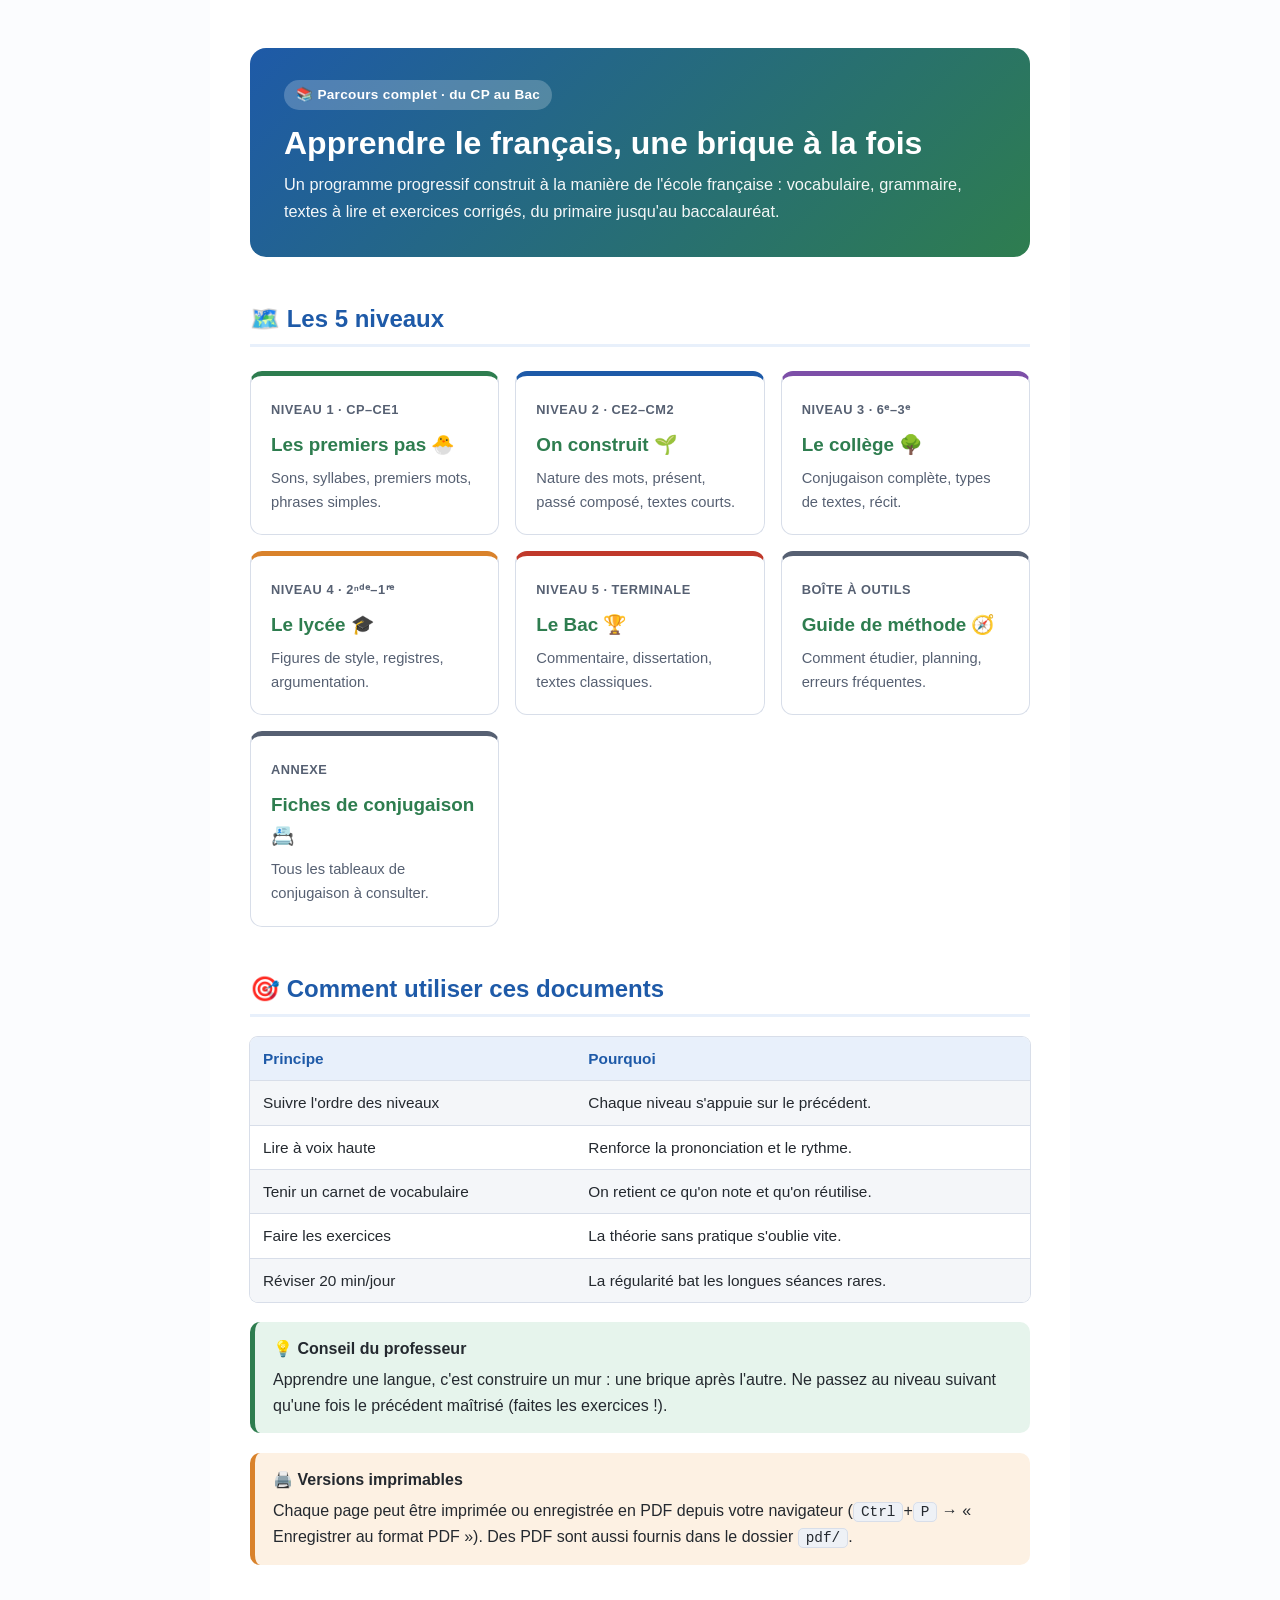
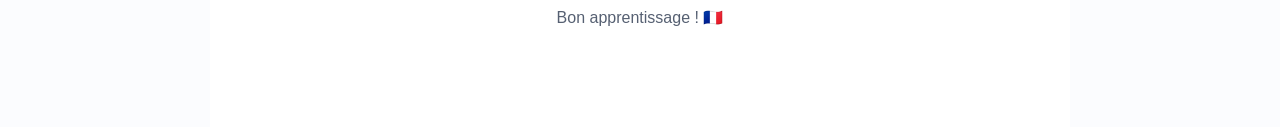
<file: index.html>
<!DOCTYPE html>
<html lang="fr">
<head>
<meta charset="UTF-8">
<meta name="viewport" content="width=device-width, initial-scale=1.0">
<title>Apprendre le français — Parcours progressif</title>
<link rel="stylesheet" href="styles.css">
</head>
<body>
<main class="page">

  <div class="hero">
    <span class="tag">📚 Parcours complet · du CP au Bac</span>
    <h1>Apprendre le français, une brique à la fois</h1>
    <p>Un programme progressif construit à la manière de l'école française :
       vocabulaire, grammaire, textes à lire et exercices corrigés, du primaire
       jusqu'au baccalauréat.</p>
  </div>

  <h2>🗺️ Les 5 niveaux</h2>
  <div class="cards">
    <a class="card n1" href="niveau-1-primaire-cp-ce1.html">
      <span class="lvl">Niveau 1 · CP–CE1</span>
      <h3>Les premiers pas 🐣</h3>
      <p>Sons, syllabes, premiers mots, phrases simples.</p>
    </a>
    <a class="card n2" href="niveau-2-primaire-ce2-cm2.html">
      <span class="lvl">Niveau 2 · CE2–CM2</span>
      <h3>On construit 🌱</h3>
      <p>Nature des mots, présent, passé composé, textes courts.</p>
    </a>
    <a class="card n3" href="niveau-3-college.html">
      <span class="lvl">Niveau 3 · 6ᵉ–3ᵉ</span>
      <h3>Le collège 🌳</h3>
      <p>Conjugaison complète, types de textes, récit.</p>
    </a>
    <a class="card n4" href="niveau-4-lycee.html">
      <span class="lvl">Niveau 4 · 2ⁿᵈᵉ–1ʳᵉ</span>
      <h3>Le lycée 🎓</h3>
      <p>Figures de style, registres, argumentation.</p>
    </a>
    <a class="card n5" href="niveau-5-terminale-bac.html">
      <span class="lvl">Niveau 5 · Terminale</span>
      <h3>Le Bac 🏆</h3>
      <p>Commentaire, dissertation, textes classiques.</p>
    </a>
    <a class="card" href="guide-methode.html" style="border-top-color:var(--gris)">
      <span class="lvl">Boîte à outils</span>
      <h3>Guide de méthode 🧭</h3>
      <p>Comment étudier, planning, erreurs fréquentes.</p>
    </a>
    <a class="card" href="fiches-conjugaison.html" style="border-top-color:var(--gris)">
      <span class="lvl">Annexe</span>
      <h3>Fiches de conjugaison 📇</h3>
      <p>Tous les tableaux de conjugaison à consulter.</p>
    </a>
  </div>

  <h2>🎯 Comment utiliser ces documents</h2>
  <table>
    <tr><th>Principe</th><th>Pourquoi</th></tr>
    <tr><td>Suivre l'ordre des niveaux</td><td>Chaque niveau s'appuie sur le précédent.</td></tr>
    <tr><td>Lire à voix haute</td><td>Renforce la prononciation et le rythme.</td></tr>
    <tr><td>Tenir un carnet de vocabulaire</td><td>On retient ce qu'on note et qu'on réutilise.</td></tr>
    <tr><td>Faire les exercices</td><td>La théorie sans pratique s'oublie vite.</td></tr>
    <tr><td>Réviser 20 min/jour</td><td>La régularité bat les longues séances rares.</td></tr>
  </table>

  <div class="callout astuce">
    <span class="titre">💡 Conseil du professeur</span>
    Apprendre une langue, c'est construire un mur : une brique après l'autre.
    Ne passez au niveau suivant qu'une fois le précédent maîtrisé (faites les exercices !).
  </div>

  <div class="callout note">
    <span class="titre">🖨️ Versions imprimables</span>
    Chaque page peut être imprimée ou enregistrée en PDF depuis votre navigateur
    (<kbd>Ctrl</kbd>+<kbd>P</kbd> → « Enregistrer au format PDF »). Des PDF sont
    aussi fournis dans le dossier <kbd>pdf/</kbd>.
  </div>

  <p style="text-align:center;margin-top:40px;color:var(--gris)">Bon apprentissage ! 🇫🇷</p>

</main>
</body>
</html>
</file>
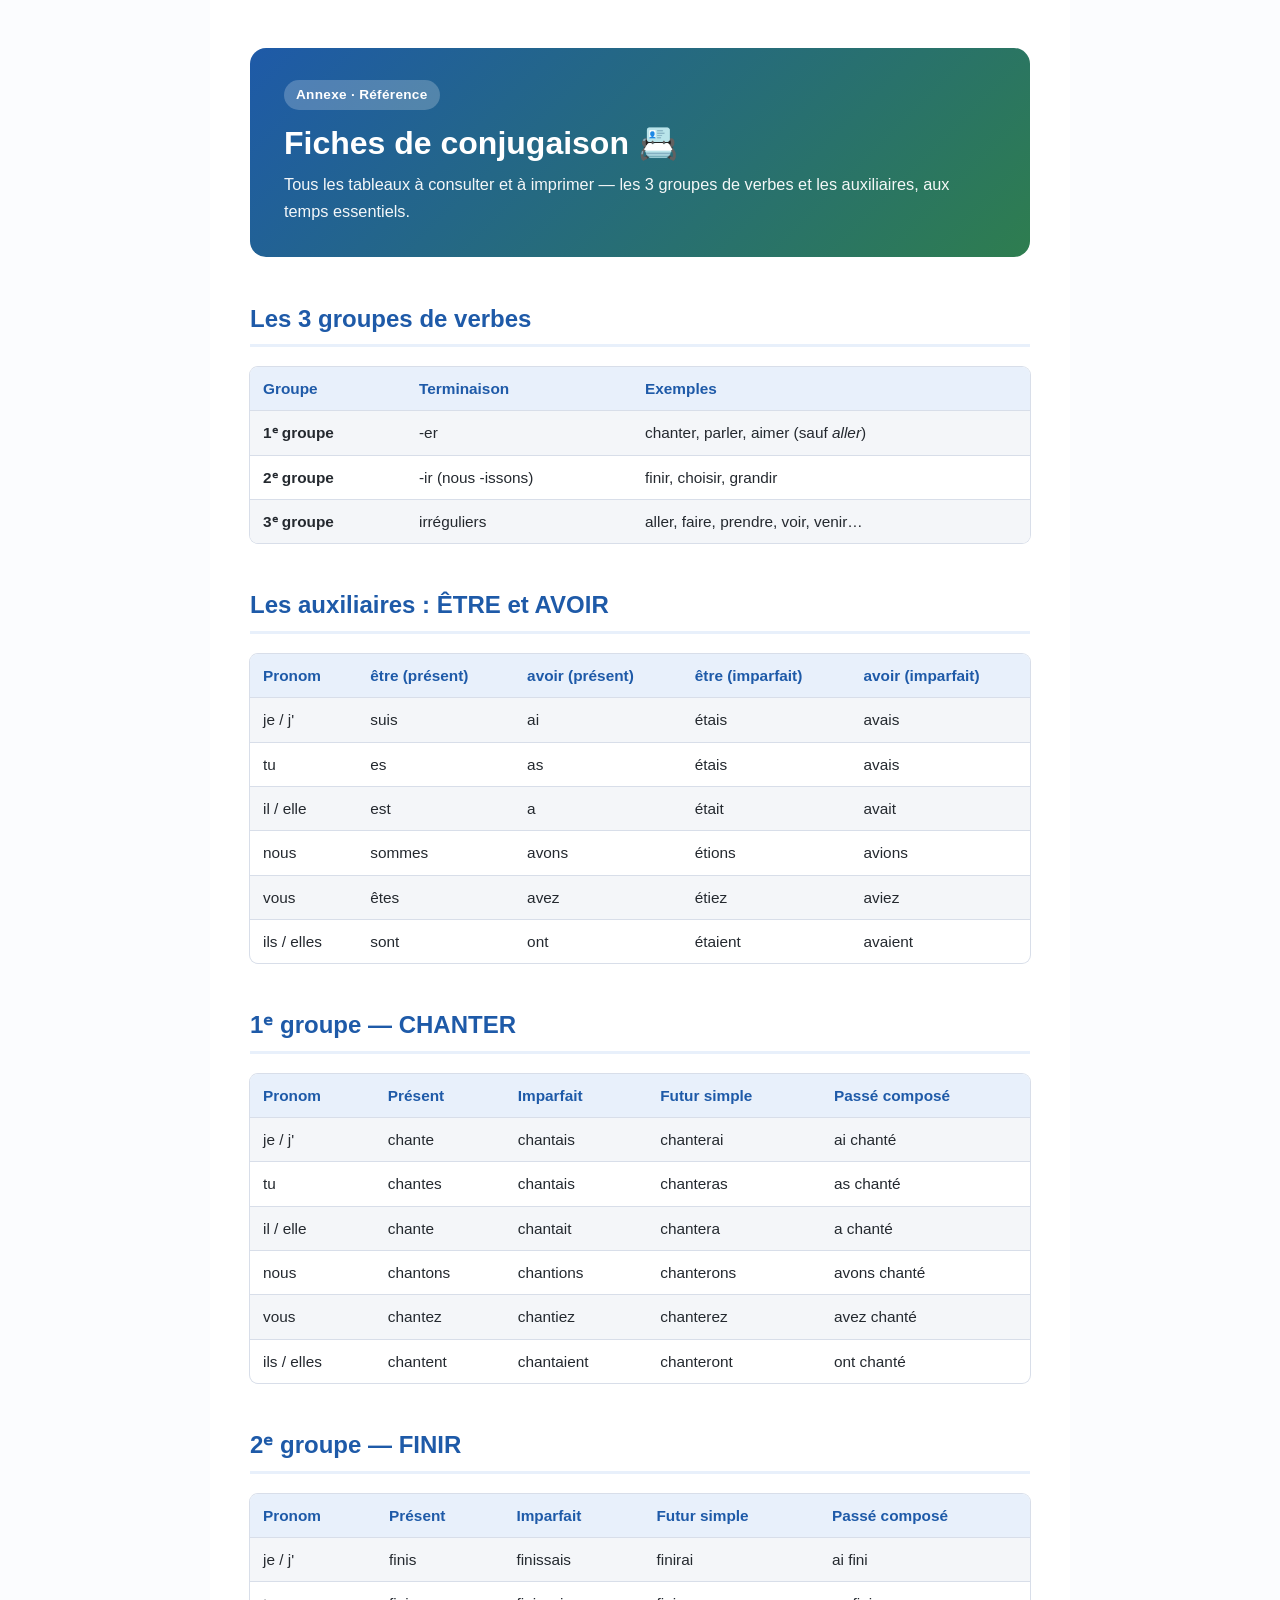
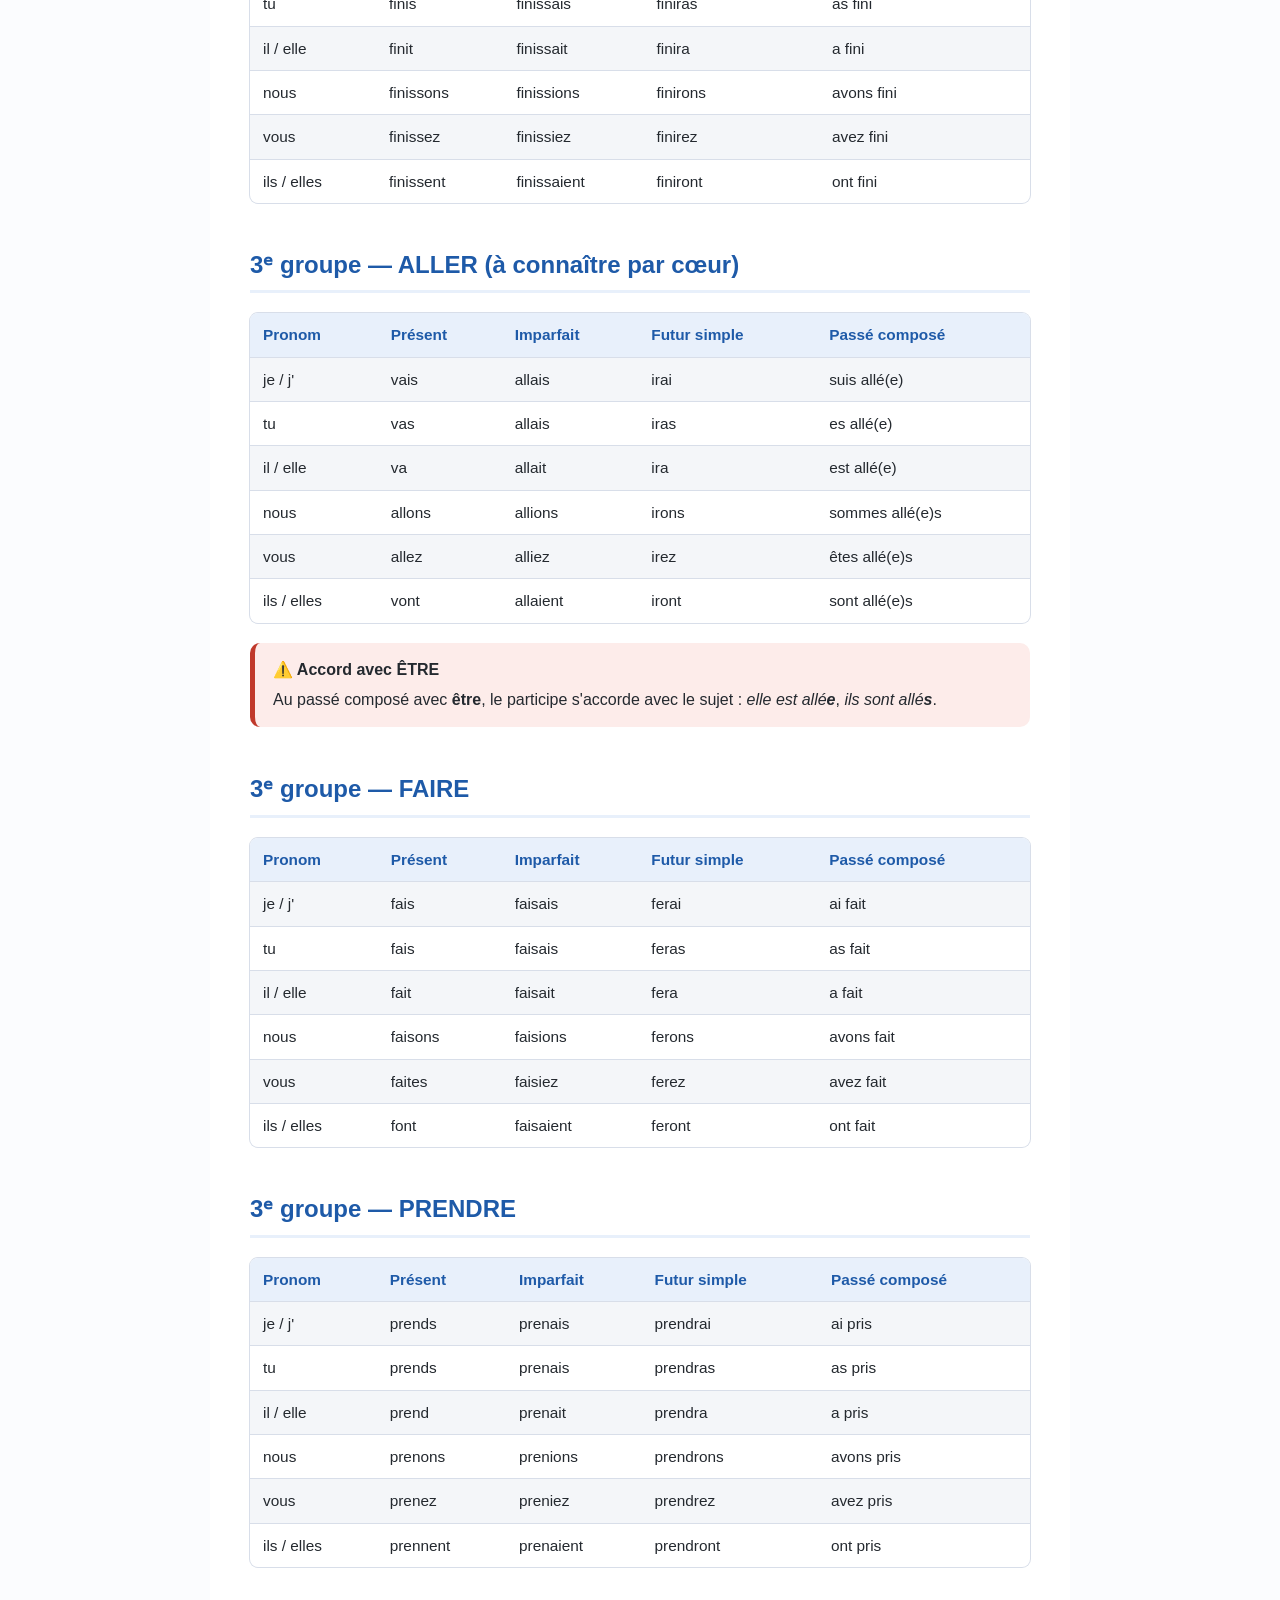
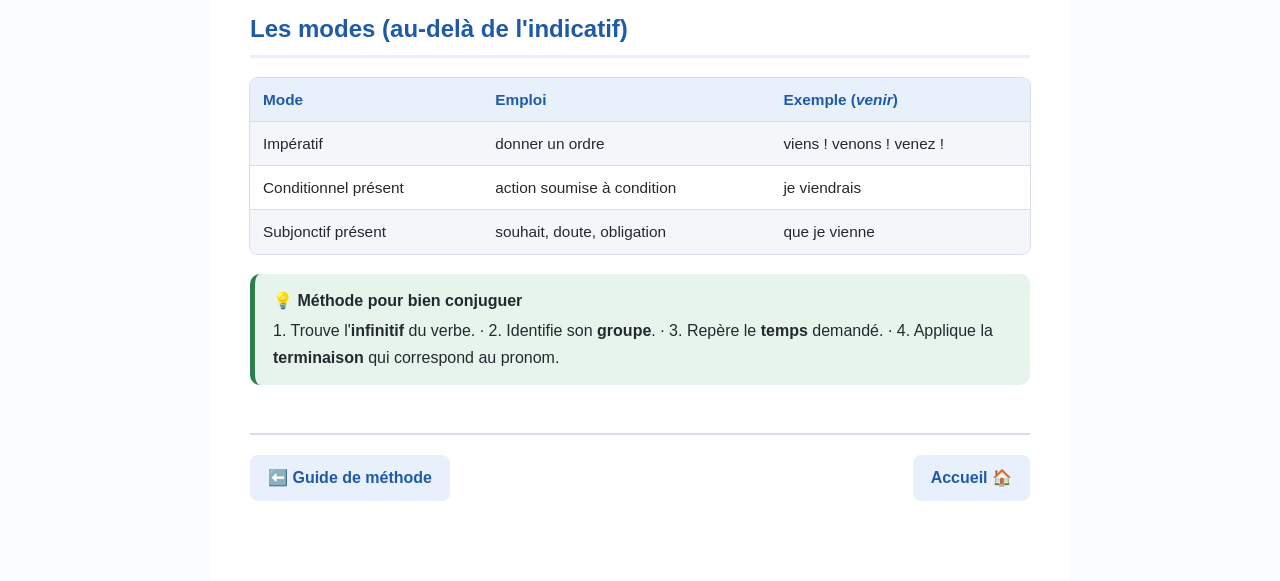
<file: fiches-conjugaison.html>
<!DOCTYPE html>
<html lang="fr">
<head>
<meta charset="UTF-8">
<meta name="viewport" content="width=device-width, initial-scale=1.0">
<title>Fiches de conjugaison</title>
<link rel="stylesheet" href="styles.css">
</head>
<body>
<main class="page">

  <div class="hero">
    <span class="tag">Annexe · Référence</span>
    <h1>Fiches de conjugaison 📇</h1>
    <p>Tous les tableaux à consulter et à imprimer — les 3 groupes de verbes et les
       auxiliaires, aux temps essentiels.</p>
  </div>

  <h2>Les 3 groupes de verbes</h2>
  <table>
    <tr><th>Groupe</th><th>Terminaison</th><th>Exemples</th></tr>
    <tr><td><strong>1ᵉ groupe</strong></td><td>-er</td><td>chanter, parler, aimer (sauf <em>aller</em>)</td></tr>
    <tr><td><strong>2ᵉ groupe</strong></td><td>-ir (nous -issons)</td><td>finir, choisir, grandir</td></tr>
    <tr><td><strong>3ᵉ groupe</strong></td><td>irréguliers</td><td>aller, faire, prendre, voir, venir…</td></tr>
  </table>

  <h2>Les auxiliaires : ÊTRE et AVOIR</h2>
  <table>
    <tr><th>Pronom</th><th>être (présent)</th><th>avoir (présent)</th><th>être (imparfait)</th><th>avoir (imparfait)</th></tr>
    <tr><td>je / j'</td><td>suis</td><td>ai</td><td>étais</td><td>avais</td></tr>
    <tr><td>tu</td><td>es</td><td>as</td><td>étais</td><td>avais</td></tr>
    <tr><td>il / elle</td><td>est</td><td>a</td><td>était</td><td>avait</td></tr>
    <tr><td>nous</td><td>sommes</td><td>avons</td><td>étions</td><td>avions</td></tr>
    <tr><td>vous</td><td>êtes</td><td>avez</td><td>étiez</td><td>aviez</td></tr>
    <tr><td>ils / elles</td><td>sont</td><td>ont</td><td>étaient</td><td>avaient</td></tr>
  </table>

  <h2>1ᵉ groupe — CHANTER</h2>
  <table>
    <tr><th>Pronom</th><th>Présent</th><th>Imparfait</th><th>Futur simple</th><th>Passé composé</th></tr>
    <tr><td>je / j'</td><td>chante</td><td>chantais</td><td>chanterai</td><td>ai chanté</td></tr>
    <tr><td>tu</td><td>chantes</td><td>chantais</td><td>chanteras</td><td>as chanté</td></tr>
    <tr><td>il / elle</td><td>chante</td><td>chantait</td><td>chantera</td><td>a chanté</td></tr>
    <tr><td>nous</td><td>chantons</td><td>chantions</td><td>chanterons</td><td>avons chanté</td></tr>
    <tr><td>vous</td><td>chantez</td><td>chantiez</td><td>chanterez</td><td>avez chanté</td></tr>
    <tr><td>ils / elles</td><td>chantent</td><td>chantaient</td><td>chanteront</td><td>ont chanté</td></tr>
  </table>

  <h2>2ᵉ groupe — FINIR</h2>
  <table>
    <tr><th>Pronom</th><th>Présent</th><th>Imparfait</th><th>Futur simple</th><th>Passé composé</th></tr>
    <tr><td>je / j'</td><td>finis</td><td>finissais</td><td>finirai</td><td>ai fini</td></tr>
    <tr><td>tu</td><td>finis</td><td>finissais</td><td>finiras</td><td>as fini</td></tr>
    <tr><td>il / elle</td><td>finit</td><td>finissait</td><td>finira</td><td>a fini</td></tr>
    <tr><td>nous</td><td>finissons</td><td>finissions</td><td>finirons</td><td>avons fini</td></tr>
    <tr><td>vous</td><td>finissez</td><td>finissiez</td><td>finirez</td><td>avez fini</td></tr>
    <tr><td>ils / elles</td><td>finissent</td><td>finissaient</td><td>finiront</td><td>ont fini</td></tr>
  </table>

  <h2>3ᵉ groupe — ALLER (à connaître par cœur)</h2>
  <table>
    <tr><th>Pronom</th><th>Présent</th><th>Imparfait</th><th>Futur simple</th><th>Passé composé</th></tr>
    <tr><td>je / j'</td><td>vais</td><td>allais</td><td>irai</td><td>suis allé(e)</td></tr>
    <tr><td>tu</td><td>vas</td><td>allais</td><td>iras</td><td>es allé(e)</td></tr>
    <tr><td>il / elle</td><td>va</td><td>allait</td><td>ira</td><td>est allé(e)</td></tr>
    <tr><td>nous</td><td>allons</td><td>allions</td><td>irons</td><td>sommes allé(e)s</td></tr>
    <tr><td>vous</td><td>allez</td><td>alliez</td><td>irez</td><td>êtes allé(e)s</td></tr>
    <tr><td>ils / elles</td><td>vont</td><td>allaient</td><td>iront</td><td>sont allé(e)s</td></tr>
  </table>
  <div class="callout attention">
    <span class="titre">⚠️ Accord avec ÊTRE</span>
    Au passé composé avec <strong>être</strong>, le participe s'accorde avec le sujet :
    <em>elle est allé<strong>e</strong></em>, <em>ils sont allé<strong>s</strong></em>.
  </div>

  <h2>3ᵉ groupe — FAIRE</h2>
  <table>
    <tr><th>Pronom</th><th>Présent</th><th>Imparfait</th><th>Futur simple</th><th>Passé composé</th></tr>
    <tr><td>je / j'</td><td>fais</td><td>faisais</td><td>ferai</td><td>ai fait</td></tr>
    <tr><td>tu</td><td>fais</td><td>faisais</td><td>feras</td><td>as fait</td></tr>
    <tr><td>il / elle</td><td>fait</td><td>faisait</td><td>fera</td><td>a fait</td></tr>
    <tr><td>nous</td><td>faisons</td><td>faisions</td><td>ferons</td><td>avons fait</td></tr>
    <tr><td>vous</td><td>faites</td><td>faisiez</td><td>ferez</td><td>avez fait</td></tr>
    <tr><td>ils / elles</td><td>font</td><td>faisaient</td><td>feront</td><td>ont fait</td></tr>
  </table>

  <h2>3ᵉ groupe — PRENDRE</h2>
  <table>
    <tr><th>Pronom</th><th>Présent</th><th>Imparfait</th><th>Futur simple</th><th>Passé composé</th></tr>
    <tr><td>je / j'</td><td>prends</td><td>prenais</td><td>prendrai</td><td>ai pris</td></tr>
    <tr><td>tu</td><td>prends</td><td>prenais</td><td>prendras</td><td>as pris</td></tr>
    <tr><td>il / elle</td><td>prend</td><td>prenait</td><td>prendra</td><td>a pris</td></tr>
    <tr><td>nous</td><td>prenons</td><td>prenions</td><td>prendrons</td><td>avons pris</td></tr>
    <tr><td>vous</td><td>prenez</td><td>preniez</td><td>prendrez</td><td>avez pris</td></tr>
    <tr><td>ils / elles</td><td>prennent</td><td>prenaient</td><td>prendront</td><td>ont pris</td></tr>
  </table>

  <h2>Les modes (au-delà de l'indicatif)</h2>
  <table>
    <tr><th>Mode</th><th>Emploi</th><th>Exemple (<em>venir</em>)</th></tr>
    <tr><td>Impératif</td><td>donner un ordre</td><td>viens ! venons ! venez !</td></tr>
    <tr><td>Conditionnel présent</td><td>action soumise à condition</td><td>je viendrais</td></tr>
    <tr><td>Subjonctif présent</td><td>souhait, doute, obligation</td><td>que je vienne</td></tr>
  </table>

  <div class="callout astuce">
    <span class="titre">💡 Méthode pour bien conjuguer</span>
    1. Trouve l'<strong>infinitif</strong> du verbe. · 2. Identifie son <strong>groupe</strong>. ·
    3. Repère le <strong>temps</strong> demandé. · 4. Applique la <strong>terminaison</strong> qui correspond au pronom.
  </div>

  <nav class="nav">
    <a href="guide-methode.html">⬅️ Guide de méthode</a>
    <a href="index.html">Accueil 🏠</a>
  </nav>

</main>
</body>
</html>
</file>
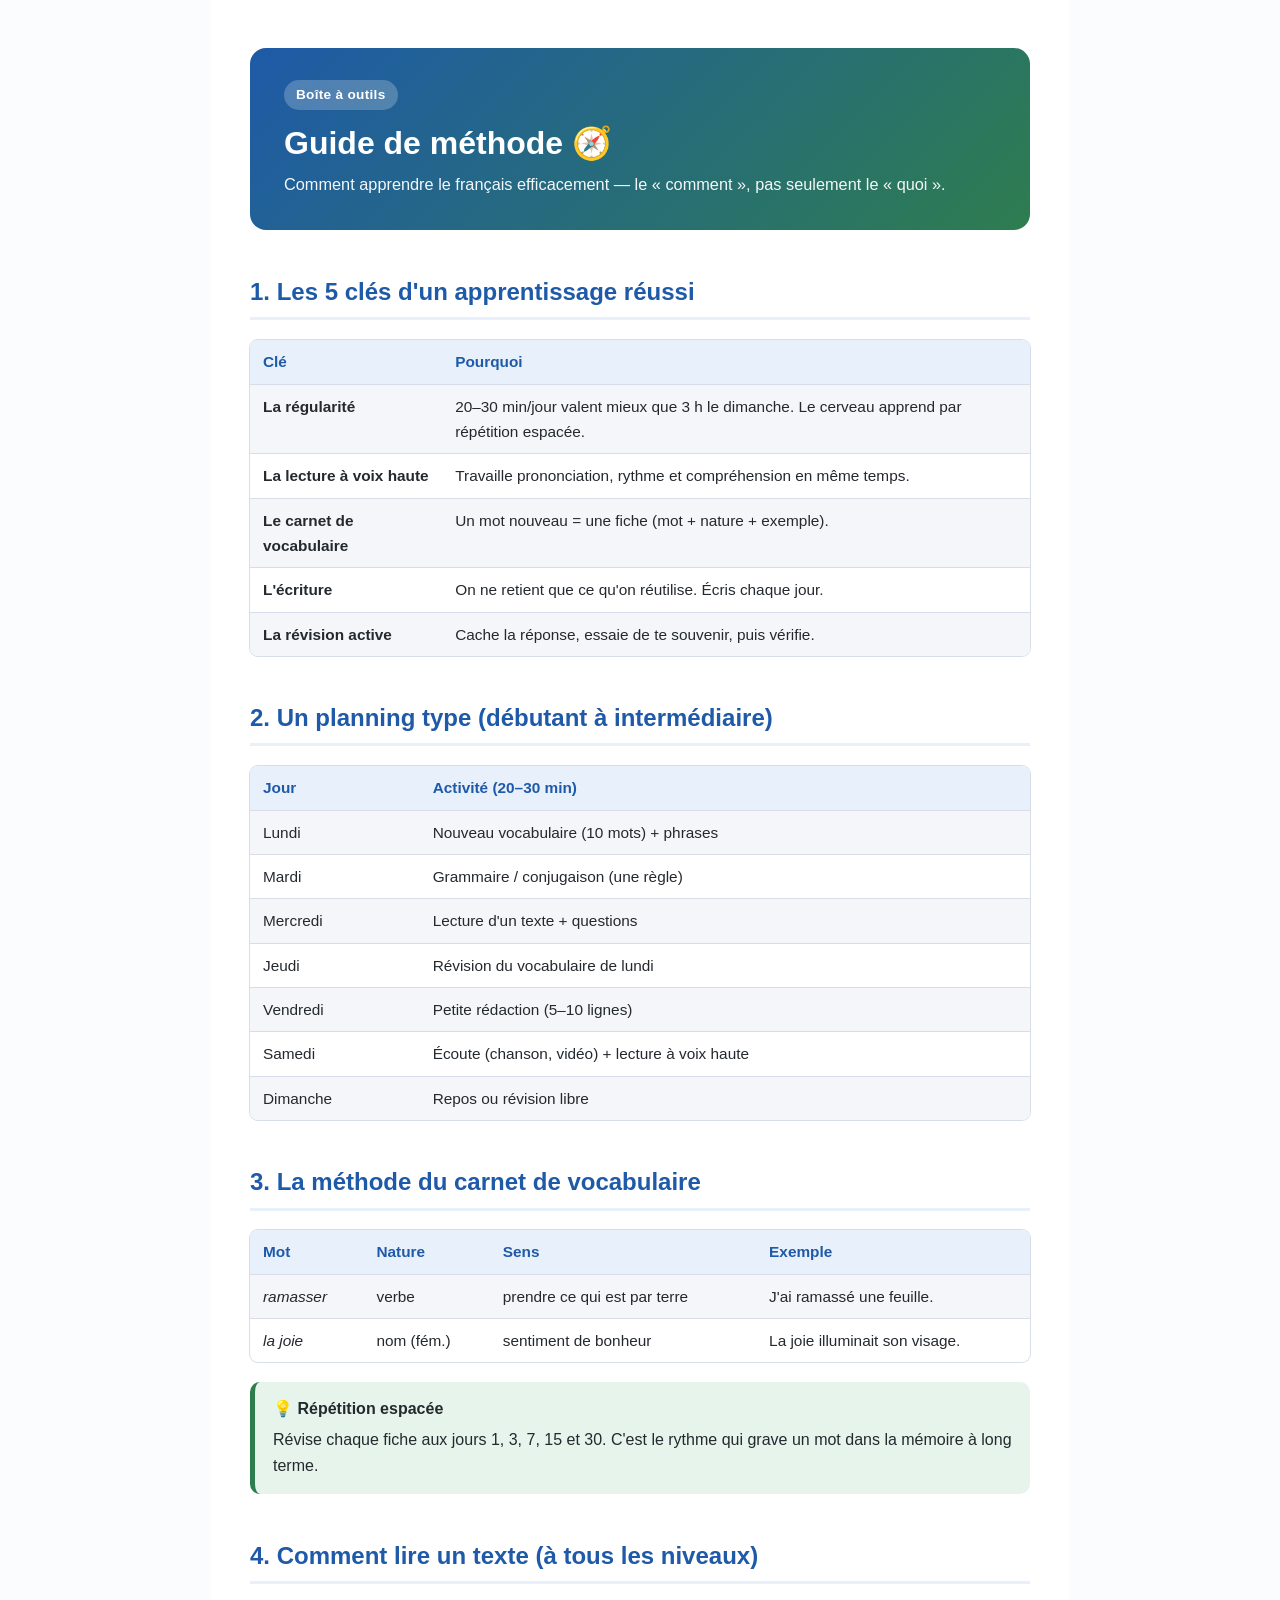
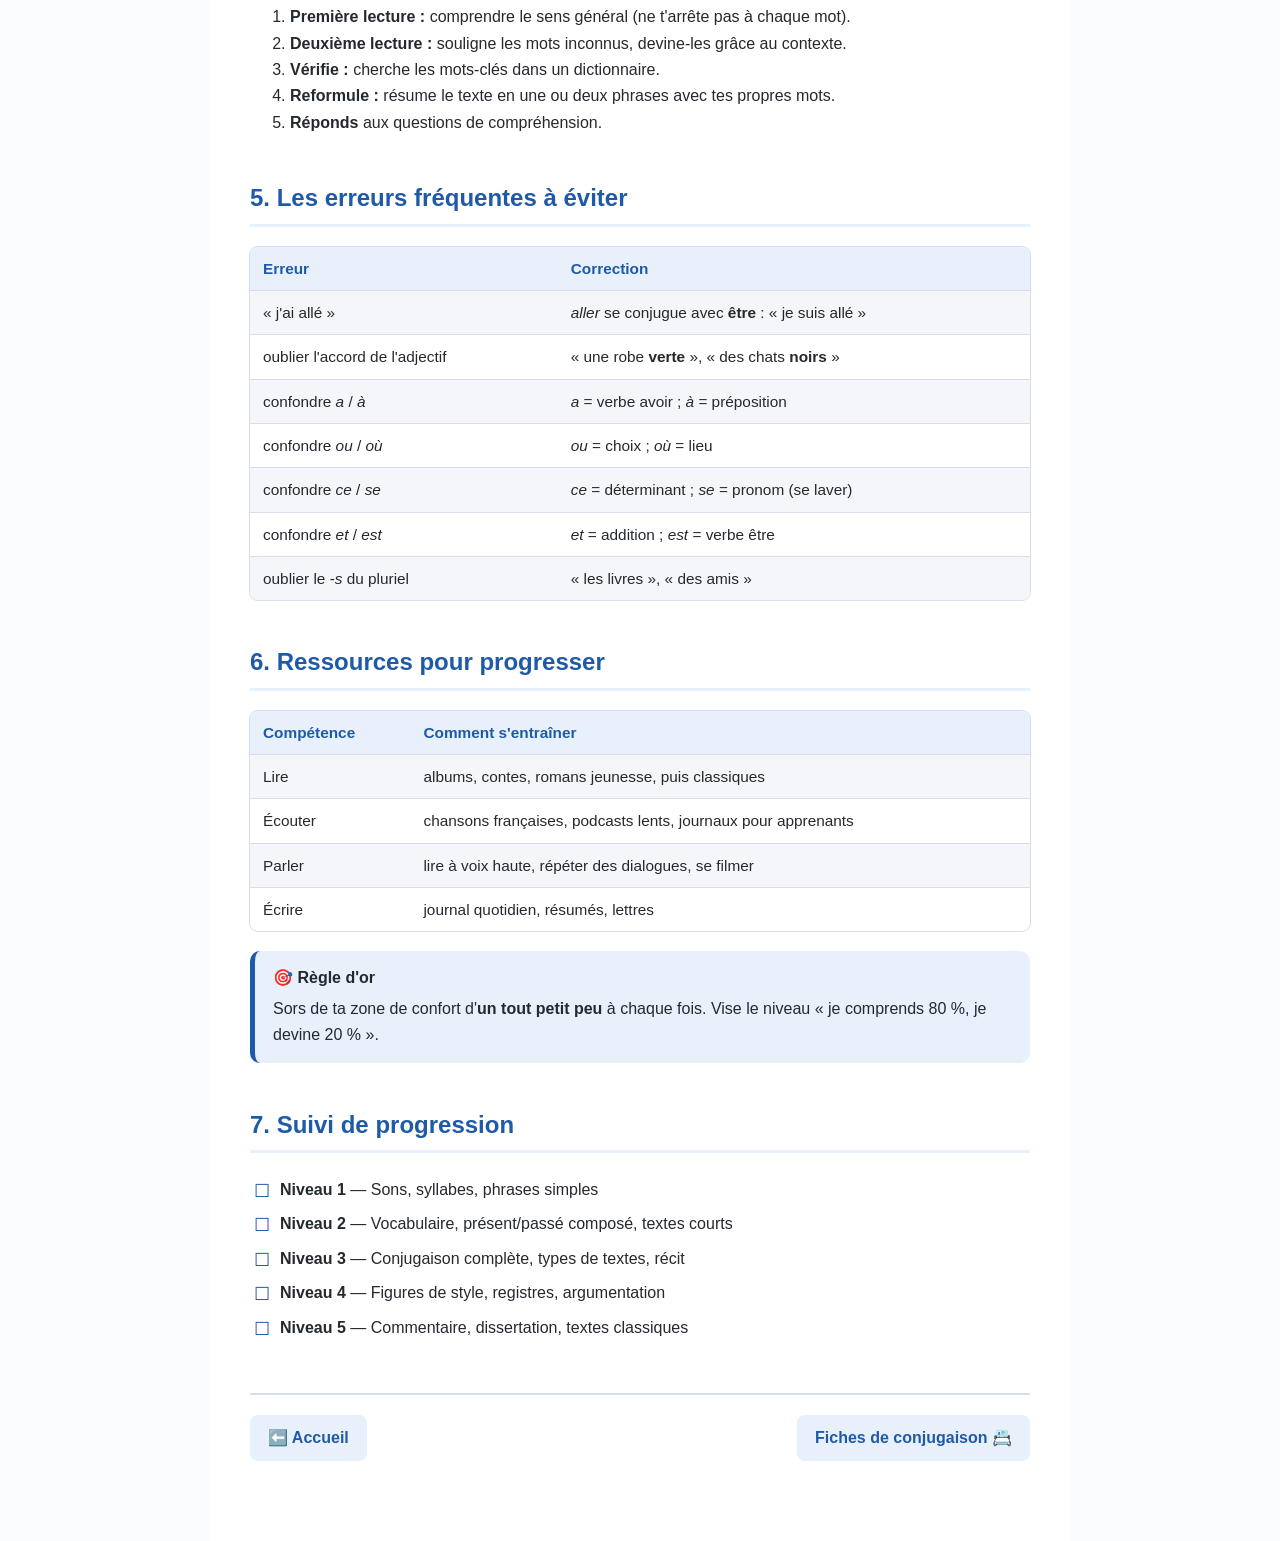
<file: guide-methode.html>
<!DOCTYPE html>
<html lang="fr">
<head>
<meta charset="UTF-8">
<meta name="viewport" content="width=device-width, initial-scale=1.0">
<title>Guide de méthode — Apprendre le français</title>
<link rel="stylesheet" href="styles.css">
</head>
<body>
<main class="page">

  <div class="hero">
    <span class="tag">Boîte à outils</span>
    <h1>Guide de méthode 🧭</h1>
    <p>Comment apprendre le français efficacement — le « comment », pas seulement le « quoi ».</p>
  </div>

  <h2>1. Les 5 clés d'un apprentissage réussi</h2>
  <table>
    <tr><th>Clé</th><th>Pourquoi</th></tr>
    <tr><td><strong>La régularité</strong></td><td>20–30 min/jour valent mieux que 3 h le dimanche. Le cerveau apprend par répétition espacée.</td></tr>
    <tr><td><strong>La lecture à voix haute</strong></td><td>Travaille prononciation, rythme et compréhension en même temps.</td></tr>
    <tr><td><strong>Le carnet de vocabulaire</strong></td><td>Un mot nouveau = une fiche (mot + nature + exemple).</td></tr>
    <tr><td><strong>L'écriture</strong></td><td>On ne retient que ce qu'on réutilise. Écris chaque jour.</td></tr>
    <tr><td><strong>La révision active</strong></td><td>Cache la réponse, essaie de te souvenir, puis vérifie.</td></tr>
  </table>

  <h2>2. Un planning type (débutant à intermédiaire)</h2>
  <table>
    <tr><th>Jour</th><th>Activité (20–30 min)</th></tr>
    <tr><td>Lundi</td><td>Nouveau vocabulaire (10 mots) + phrases</td></tr>
    <tr><td>Mardi</td><td>Grammaire / conjugaison (une règle)</td></tr>
    <tr><td>Mercredi</td><td>Lecture d'un texte + questions</td></tr>
    <tr><td>Jeudi</td><td>Révision du vocabulaire de lundi</td></tr>
    <tr><td>Vendredi</td><td>Petite rédaction (5–10 lignes)</td></tr>
    <tr><td>Samedi</td><td>Écoute (chanson, vidéo) + lecture à voix haute</td></tr>
    <tr><td>Dimanche</td><td>Repos ou révision libre</td></tr>
  </table>

  <h2>3. La méthode du carnet de vocabulaire</h2>
  <table>
    <tr><th>Mot</th><th>Nature</th><th>Sens</th><th>Exemple</th></tr>
    <tr><td><em>ramasser</em></td><td>verbe</td><td>prendre ce qui est par terre</td><td>J'ai ramassé une feuille.</td></tr>
    <tr><td><em>la joie</em></td><td>nom (fém.)</td><td>sentiment de bonheur</td><td>La joie illuminait son visage.</td></tr>
  </table>
  <div class="callout astuce">
    <span class="titre">💡 Répétition espacée</span>
    Révise chaque fiche aux jours 1, 3, 7, 15 et 30. C'est le rythme qui grave un mot dans la mémoire à long terme.
  </div>

  <h2>4. Comment lire un texte (à tous les niveaux)</h2>
  <ol>
    <li><strong>Première lecture :</strong> comprendre le sens général (ne t'arrête pas à chaque mot).</li>
    <li><strong>Deuxième lecture :</strong> souligne les mots inconnus, devine-les grâce au contexte.</li>
    <li><strong>Vérifie :</strong> cherche les mots-clés dans un dictionnaire.</li>
    <li><strong>Reformule :</strong> résume le texte en une ou deux phrases avec tes propres mots.</li>
    <li><strong>Réponds</strong> aux questions de compréhension.</li>
  </ol>

  <h2>5. Les erreurs fréquentes à éviter</h2>
  <table>
    <tr><th>Erreur</th><th>Correction</th></tr>
    <tr><td>« j'ai allé »</td><td><em>aller</em> se conjugue avec <strong>être</strong> : « je suis allé »</td></tr>
    <tr><td>oublier l'accord de l'adjectif</td><td>« une robe <strong>verte</strong> », « des chats <strong>noirs</strong> »</td></tr>
    <tr><td>confondre <em>a</em> / <em>à</em></td><td><em>a</em> = verbe avoir ; <em>à</em> = préposition</td></tr>
    <tr><td>confondre <em>ou</em> / <em>où</em></td><td><em>ou</em> = choix ; <em>où</em> = lieu</td></tr>
    <tr><td>confondre <em>ce</em> / <em>se</em></td><td><em>ce</em> = déterminant ; <em>se</em> = pronom (se laver)</td></tr>
    <tr><td>confondre <em>et</em> / <em>est</em></td><td><em>et</em> = addition ; <em>est</em> = verbe être</td></tr>
    <tr><td>oublier le <em>-s</em> du pluriel</td><td>« les livres », « des amis »</td></tr>
  </table>

  <h2>6. Ressources pour progresser</h2>
  <table>
    <tr><th>Compétence</th><th>Comment s'entraîner</th></tr>
    <tr><td>Lire</td><td>albums, contes, romans jeunesse, puis classiques</td></tr>
    <tr><td>Écouter</td><td>chansons françaises, podcasts lents, journaux pour apprenants</td></tr>
    <tr><td>Parler</td><td>lire à voix haute, répéter des dialogues, se filmer</td></tr>
    <tr><td>Écrire</td><td>journal quotidien, résumés, lettres</td></tr>
  </table>
  <div class="callout">
    <span class="titre">🎯 Règle d'or</span>
    Sors de ta zone de confort d'<strong>un tout petit peu</strong> à chaque fois.
    Vise le niveau « je comprends 80 %, je devine 20 % ».
  </div>

  <h2>7. Suivi de progression</h2>
  <ul class="check">
    <li><strong>Niveau 1</strong> — Sons, syllabes, phrases simples</li>
    <li><strong>Niveau 2</strong> — Vocabulaire, présent/passé composé, textes courts</li>
    <li><strong>Niveau 3</strong> — Conjugaison complète, types de textes, récit</li>
    <li><strong>Niveau 4</strong> — Figures de style, registres, argumentation</li>
    <li><strong>Niveau 5</strong> — Commentaire, dissertation, textes classiques</li>
  </ul>

  <nav class="nav">
    <a href="index.html">⬅️ Accueil</a>
    <a href="fiches-conjugaison.html">Fiches de conjugaison 📇</a>
  </nav>

</main>
</body>
</html>
</file>
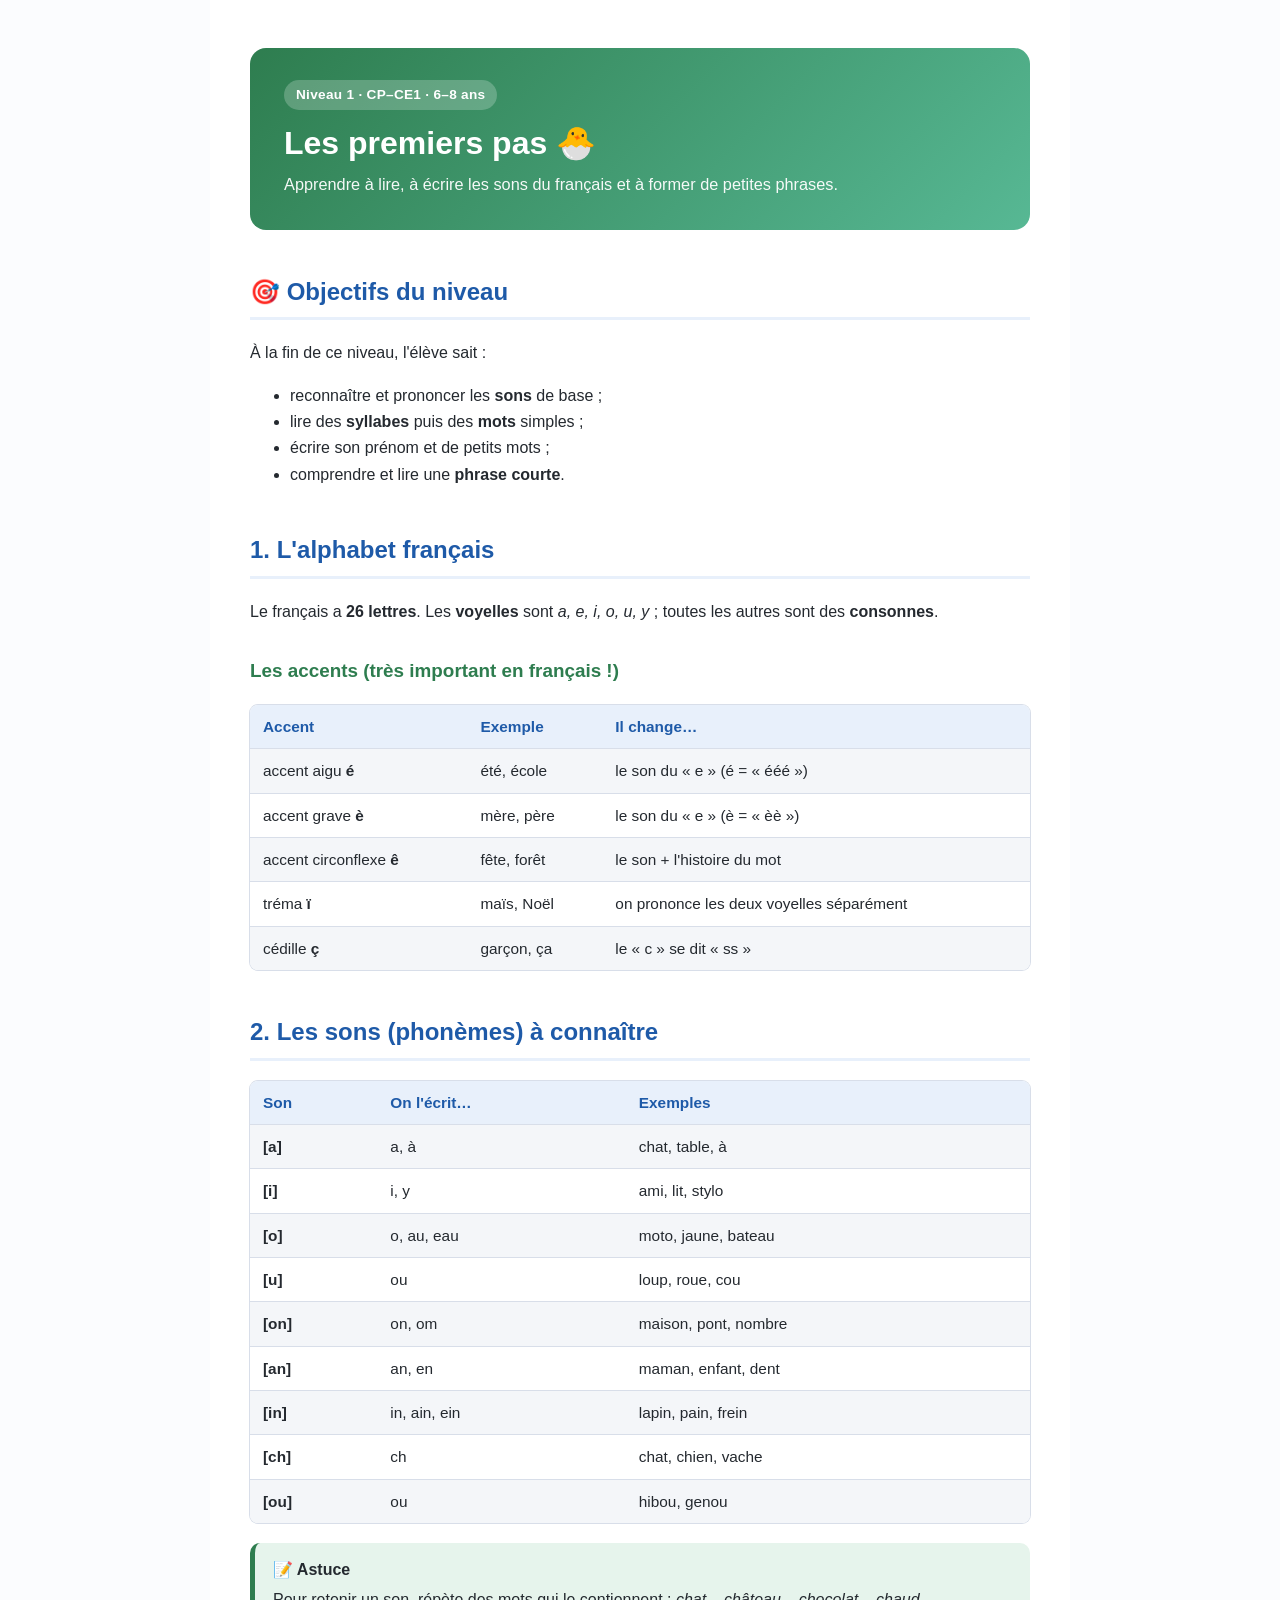
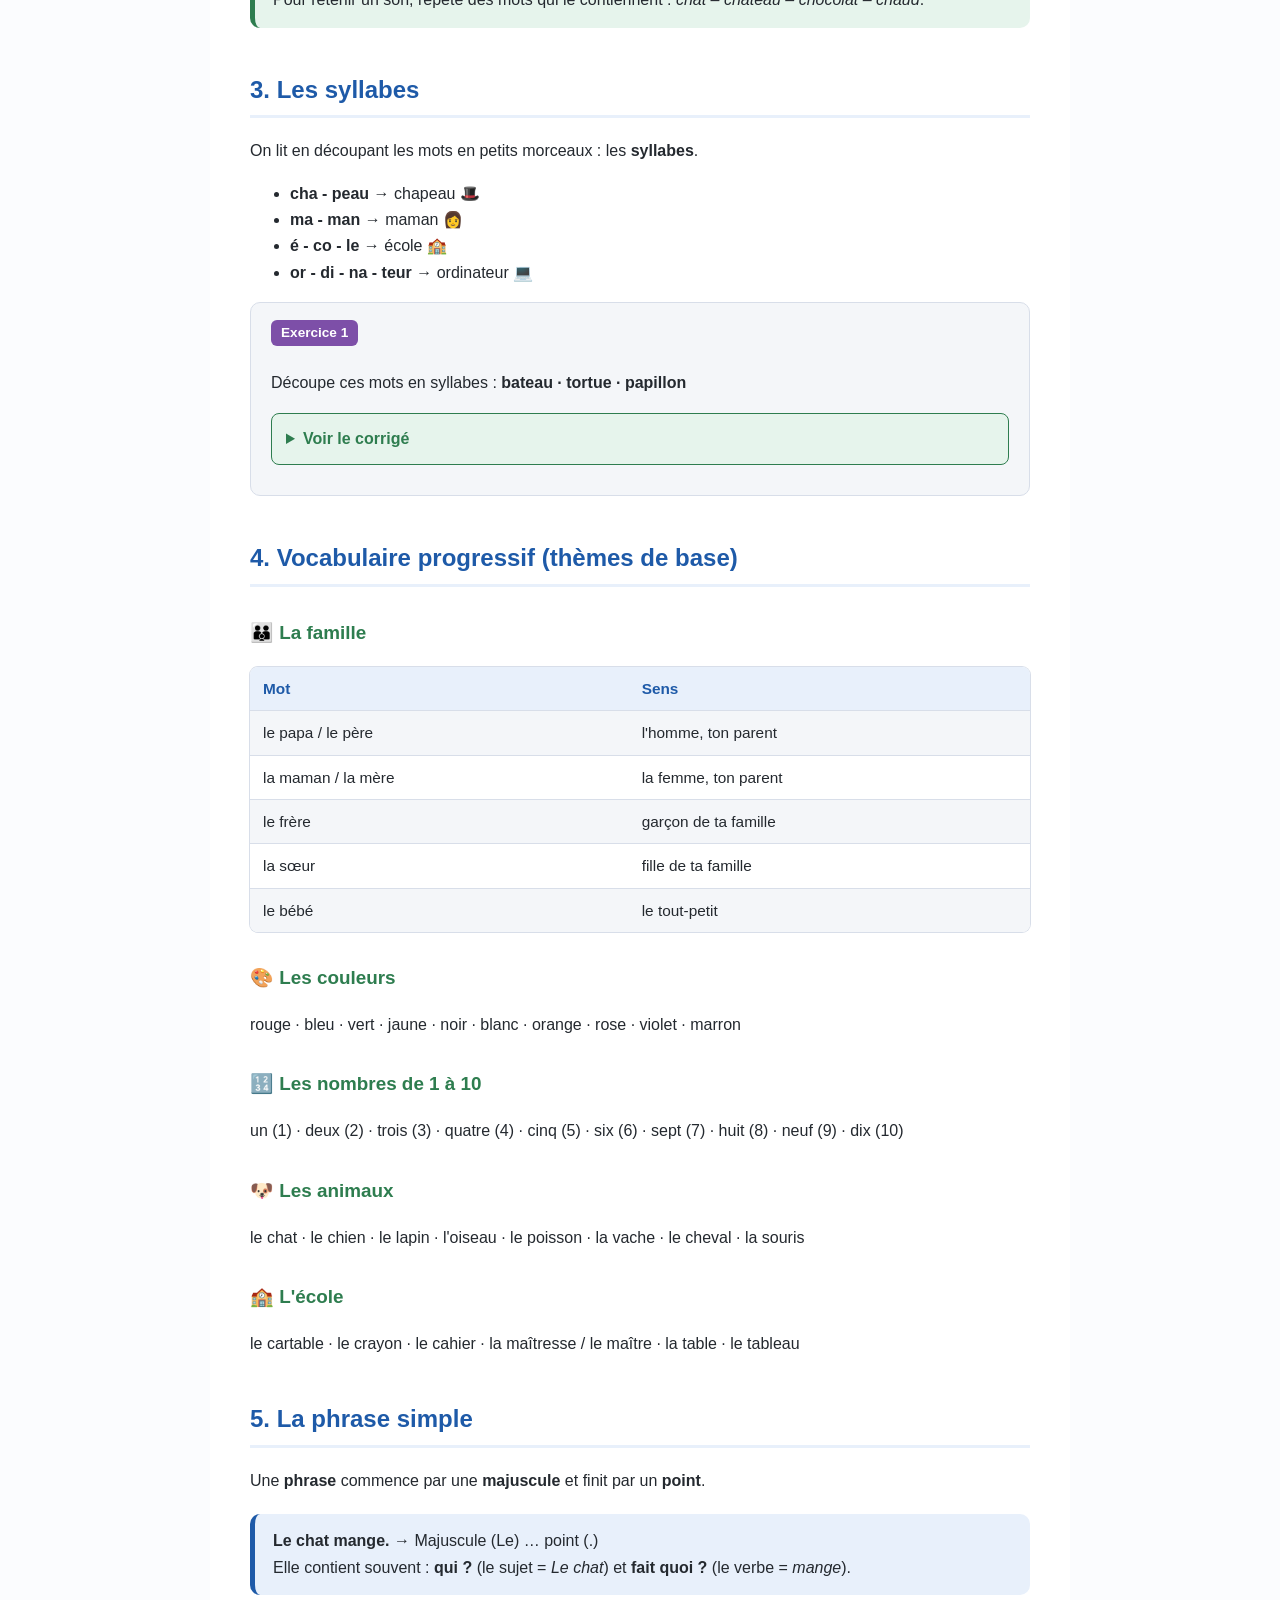
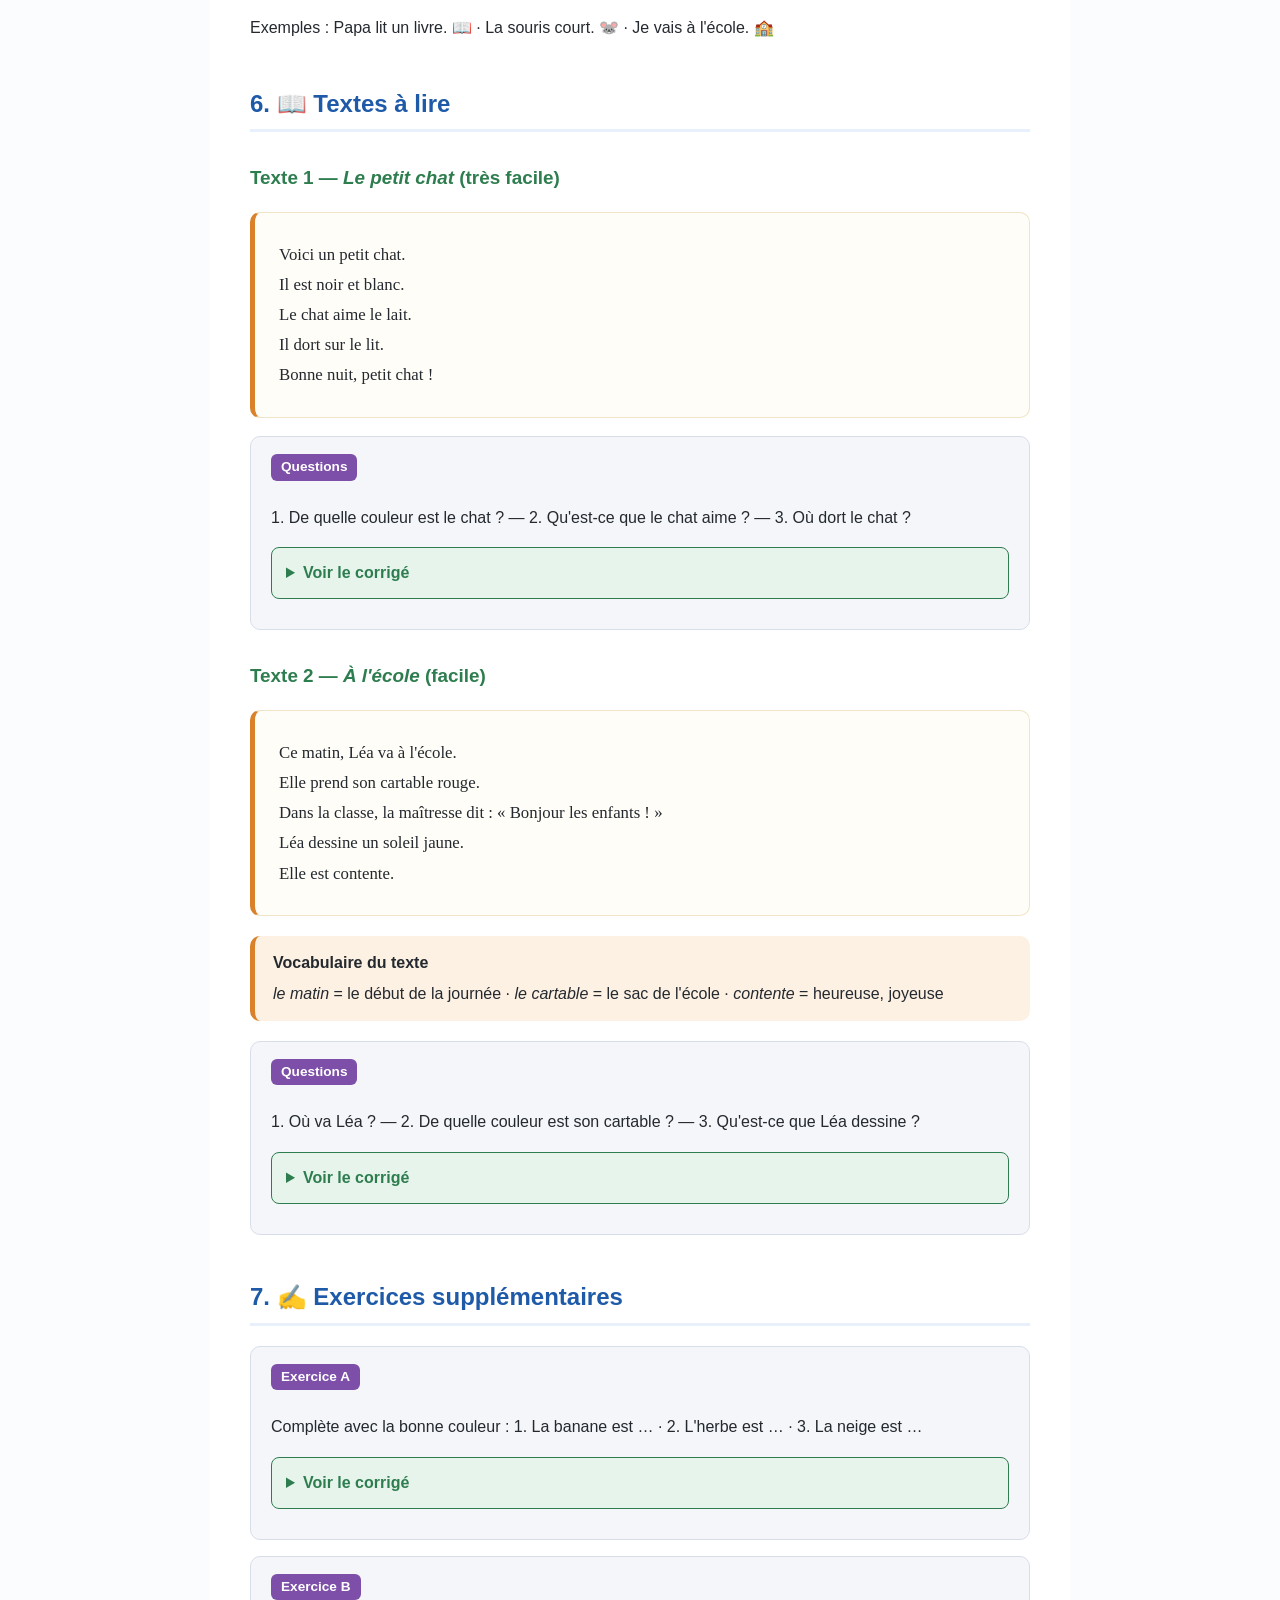
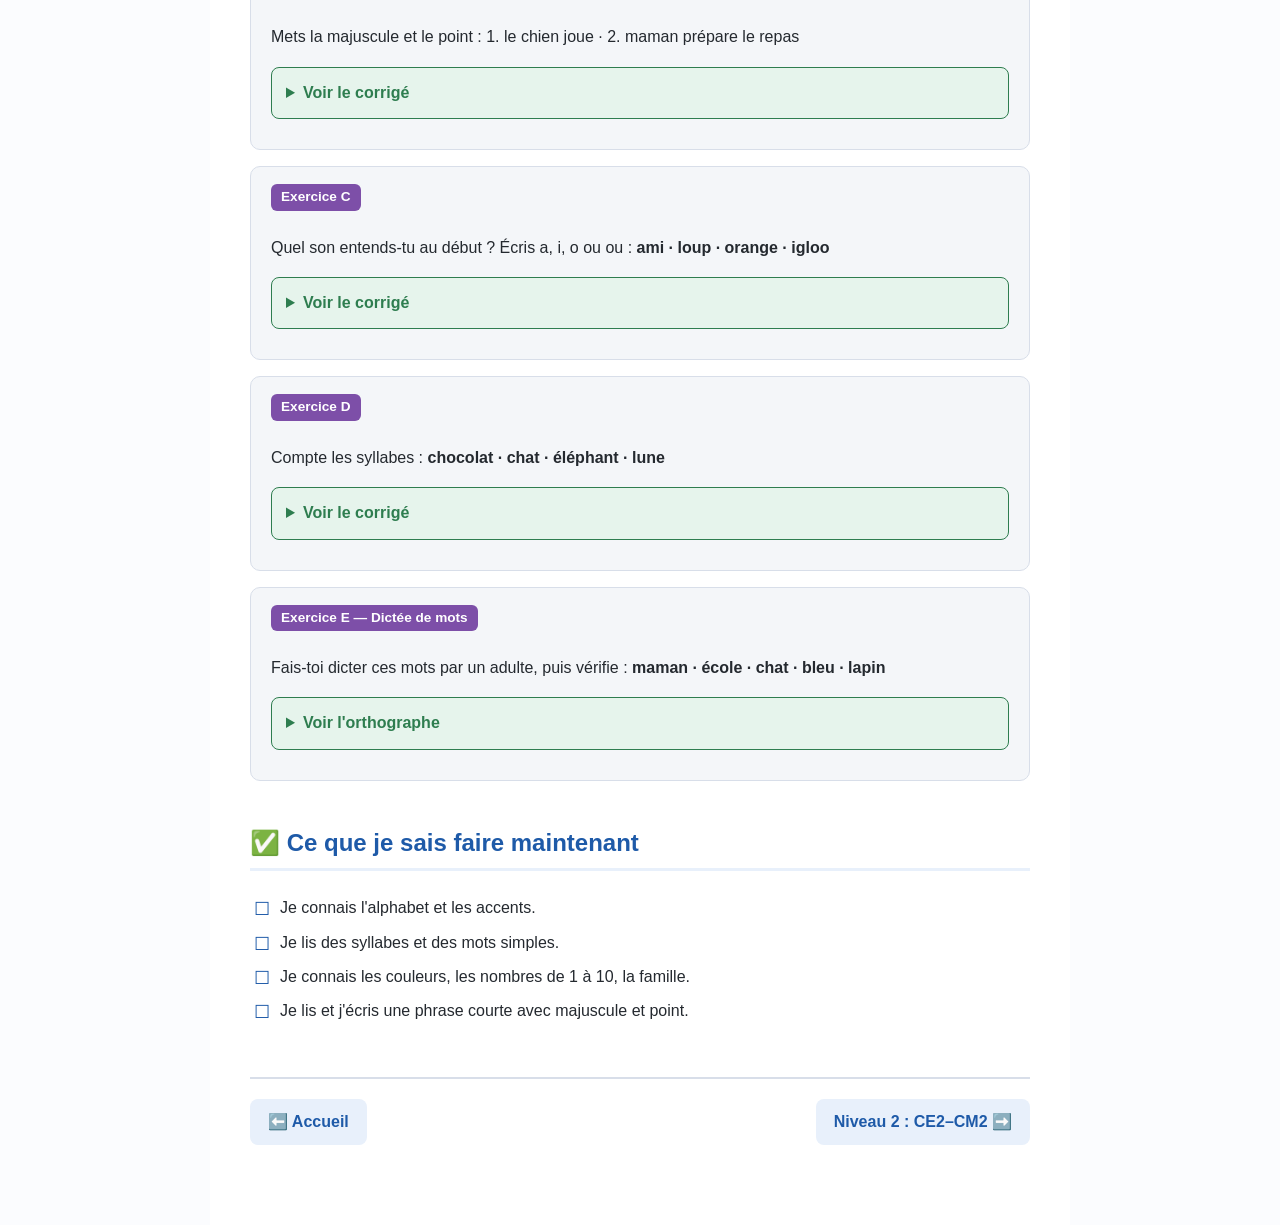
<file: niveau-1-primaire-cp-ce1.html>
<!DOCTYPE html>
<html lang="fr">
<head>
<meta charset="UTF-8">
<meta name="viewport" content="width=device-width, initial-scale=1.0">
<title>Niveau 1 — Primaire (CP–CE1)</title>
<link rel="stylesheet" href="styles.css">
</head>
<body>
<main class="page">

  <div class="hero n1">
    <span class="tag">Niveau 1 · CP–CE1 · 6–8 ans</span>
    <h1>Les premiers pas 🐣</h1>
    <p>Apprendre à lire, à écrire les sons du français et à former de petites phrases.</p>
  </div>

  <h2>🎯 Objectifs du niveau</h2>
  <p>À la fin de ce niveau, l'élève sait :</p>
  <ul>
    <li>reconnaître et prononcer les <strong>sons</strong> de base ;</li>
    <li>lire des <strong>syllabes</strong> puis des <strong>mots</strong> simples ;</li>
    <li>écrire son prénom et de petits mots ;</li>
    <li>comprendre et lire une <strong>phrase courte</strong>.</li>
  </ul>

  <h2>1. L'alphabet français</h2>
  <p>Le français a <strong>26 lettres</strong>. Les <strong>voyelles</strong> sont
     <em>a, e, i, o, u, y</em> ; toutes les autres sont des <strong>consonnes</strong>.</p>

  <h3>Les accents (très important en français !)</h3>
  <table>
    <tr><th>Accent</th><th>Exemple</th><th>Il change…</th></tr>
    <tr><td>accent aigu <strong>é</strong></td><td>été, école</td><td>le son du « e » (é = « ééé »)</td></tr>
    <tr><td>accent grave <strong>è</strong></td><td>mère, père</td><td>le son du « e » (è = « èè »)</td></tr>
    <tr><td>accent circonflexe <strong>ê</strong></td><td>fête, forêt</td><td>le son + l'histoire du mot</td></tr>
    <tr><td>tréma <strong>ï</strong></td><td>maïs, Noël</td><td>on prononce les deux voyelles séparément</td></tr>
    <tr><td>cédille <strong>ç</strong></td><td>garçon, ça</td><td>le « c » se dit « ss »</td></tr>
  </table>

  <h2>2. Les sons (phonèmes) à connaître</h2>
  <table>
    <tr><th>Son</th><th>On l'écrit…</th><th>Exemples</th></tr>
    <tr><td><strong>[a]</strong></td><td>a, à</td><td>chat, table, à</td></tr>
    <tr><td><strong>[i]</strong></td><td>i, y</td><td>ami, lit, stylo</td></tr>
    <tr><td><strong>[o]</strong></td><td>o, au, eau</td><td>moto, jaune, bateau</td></tr>
    <tr><td><strong>[u]</strong></td><td>ou</td><td>loup, roue, cou</td></tr>
    <tr><td><strong>[on]</strong></td><td>on, om</td><td>maison, pont, nombre</td></tr>
    <tr><td><strong>[an]</strong></td><td>an, en</td><td>maman, enfant, dent</td></tr>
    <tr><td><strong>[in]</strong></td><td>in, ain, ein</td><td>lapin, pain, frein</td></tr>
    <tr><td><strong>[ch]</strong></td><td>ch</td><td>chat, chien, vache</td></tr>
    <tr><td><strong>[ou]</strong></td><td>ou</td><td>hibou, genou</td></tr>
  </table>
  <div class="callout astuce">
    <span class="titre">📝 Astuce</span>
    Pour retenir un son, répète des mots qui le contiennent :
    <em>chat – château – chocolat – chaud</em>.
  </div>

  <h2>3. Les syllabes</h2>
  <p>On lit en découpant les mots en petits morceaux : les <strong>syllabes</strong>.</p>
  <ul>
    <li><strong>cha&nbsp;-&nbsp;peau</strong> → chapeau 🎩</li>
    <li><strong>ma&nbsp;-&nbsp;man</strong> → maman 👩</li>
    <li><strong>é&nbsp;-&nbsp;co&nbsp;-&nbsp;le</strong> → école 🏫</li>
    <li><strong>or&nbsp;-&nbsp;di&nbsp;-&nbsp;na&nbsp;-&nbsp;teur</strong> → ordinateur 💻</li>
  </ul>

  <div class="exercice">
    <span class="num">Exercice 1</span>
    <p>Découpe ces mots en syllabes : <strong>bateau · tortue · papillon</strong></p>
    <details class="corrige"><summary>Voir le corrigé</summary>
      ba-teau · tor-tue · pa-pi-llon
    </details>
  </div>

  <h2>4. Vocabulaire progressif (thèmes de base)</h2>

  <h3>👪 La famille</h3>
  <table>
    <tr><th>Mot</th><th>Sens</th></tr>
    <tr><td>le papa / le père</td><td>l'homme, ton parent</td></tr>
    <tr><td>la maman / la mère</td><td>la femme, ton parent</td></tr>
    <tr><td>le frère</td><td>garçon de ta famille</td></tr>
    <tr><td>la sœur</td><td>fille de ta famille</td></tr>
    <tr><td>le bébé</td><td>le tout-petit</td></tr>
  </table>

  <h3>🎨 Les couleurs</h3>
  <p>rouge · bleu · vert · jaune · noir · blanc · orange · rose · violet · marron</p>

  <h3>🔢 Les nombres de 1 à 10</h3>
  <p>un (1) · deux (2) · trois (3) · quatre (4) · cinq (5) · six (6) · sept (7) · huit (8) · neuf (9) · dix (10)</p>

  <h3>🐶 Les animaux</h3>
  <p>le chat · le chien · le lapin · l'oiseau · le poisson · la vache · le cheval · la souris</p>

  <h3>🏫 L'école</h3>
  <p>le cartable · le crayon · le cahier · la maîtresse / le maître · la table · le tableau</p>

  <h2>5. La phrase simple</h2>
  <p>Une <strong>phrase</strong> commence par une <strong>majuscule</strong> et finit par un <strong>point</strong>.</p>
  <div class="callout">
    <strong>Le chat mange.</strong> → Majuscule (Le) … point (.)<br>
    Elle contient souvent : <strong>qui ?</strong> (le sujet = <em>Le chat</em>) et
    <strong>fait quoi ?</strong> (le verbe = <em>mange</em>).
  </div>
  <p>Exemples : Papa lit un livre. 📖 · La souris court. 🐭 · Je vais à l'école. 🏫</p>

  <h2>6. 📖 Textes à lire</h2>

  <h3>Texte 1 — <em>Le petit chat</em> (très facile)</h3>
  <div class="lecture">
    <p>Voici un petit chat.<br>
       Il est noir et blanc.<br>
       Le chat aime le lait.<br>
       Il dort sur le lit.<br>
       Bonne nuit, petit chat !</p>
  </div>
  <div class="exercice">
    <span class="num">Questions</span>
    <p>1. De quelle couleur est le chat ? — 2. Qu'est-ce que le chat aime ? — 3. Où dort le chat ?</p>
    <details class="corrige"><summary>Voir le corrigé</summary>
      1. Noir et blanc. — 2. Le lait. — 3. Sur le lit.
    </details>
  </div>

  <h3>Texte 2 — <em>À l'école</em> (facile)</h3>
  <div class="lecture">
    <p>Ce matin, Léa va à l'école.<br>
       Elle prend son cartable rouge.<br>
       Dans la classe, la maîtresse dit : « Bonjour les enfants ! »<br>
       Léa dessine un soleil jaune.<br>
       Elle est contente.</p>
  </div>
  <div class="callout note">
    <span class="titre">Vocabulaire du texte</span>
    <em>le matin</em> = le début de la journée · <em>le cartable</em> = le sac de l'école ·
    <em>contente</em> = heureuse, joyeuse
  </div>
  <div class="exercice">
    <span class="num">Questions</span>
    <p>1. Où va Léa ? — 2. De quelle couleur est son cartable ? — 3. Qu'est-ce que Léa dessine ?</p>
    <details class="corrige"><summary>Voir le corrigé</summary>
      1. À l'école. — 2. Rouge. — 3. Un soleil (jaune).
    </details>
  </div>

  <h2>7. ✍️ Exercices supplémentaires</h2>

  <div class="exercice">
    <span class="num">Exercice A</span>
    <p>Complète avec la bonne couleur : 1. La banane est … · 2. L'herbe est … · 3. La neige est …</p>
    <details class="corrige"><summary>Voir le corrigé</summary>
      1. jaune — 2. verte — 3. blanche
    </details>
  </div>

  <div class="exercice">
    <span class="num">Exercice B</span>
    <p>Mets la majuscule et le point : 1. le chien joue · 2. maman prépare le repas</p>
    <details class="corrige"><summary>Voir le corrigé</summary>
      1. « Le chien joue. » — 2. « Maman prépare le repas. »
    </details>
  </div>

  <div class="exercice">
    <span class="num">Exercice C</span>
    <p>Quel son entends-tu au début ? Écris a, i, o ou ou :
       <strong>ami · loup · orange · igloo</strong></p>
    <details class="corrige"><summary>Voir le corrigé</summary>
      ami → [a] · loup → [ou] · orange → [o] · igloo → [i]
    </details>
  </div>

  <div class="exercice">
    <span class="num">Exercice D</span>
    <p>Compte les syllabes : <strong>chocolat · chat · éléphant · lune</strong></p>
    <details class="corrige"><summary>Voir le corrigé</summary>
      chocolat = 3 (cho-co-lat) · chat = 1 · éléphant = 3 (é-lé-phant) · lune = 2 (lu-ne)
    </details>
  </div>

  <div class="exercice">
    <span class="num">Exercice E — Dictée de mots</span>
    <p>Fais-toi dicter ces mots par un adulte, puis vérifie :
       <strong>maman · école · chat · bleu · lapin</strong></p>
    <details class="corrige"><summary>Voir l'orthographe</summary>
      maman · école (accent aigu !) · chat (t muet) · bleu · lapin
    </details>
  </div>

  <h2>✅ Ce que je sais faire maintenant</h2>
  <ul class="check">
    <li>Je connais l'alphabet et les accents.</li>
    <li>Je lis des syllabes et des mots simples.</li>
    <li>Je connais les couleurs, les nombres de 1 à 10, la famille.</li>
    <li>Je lis et j'écris une phrase courte avec majuscule et point.</li>
  </ul>

  <nav class="nav">
    <a href="index.html">⬅️ Accueil</a>
    <a href="niveau-2-primaire-ce2-cm2.html">Niveau 2 : CE2–CM2 ➡️</a>
  </nav>

</main>
</body>
</html>
</file>
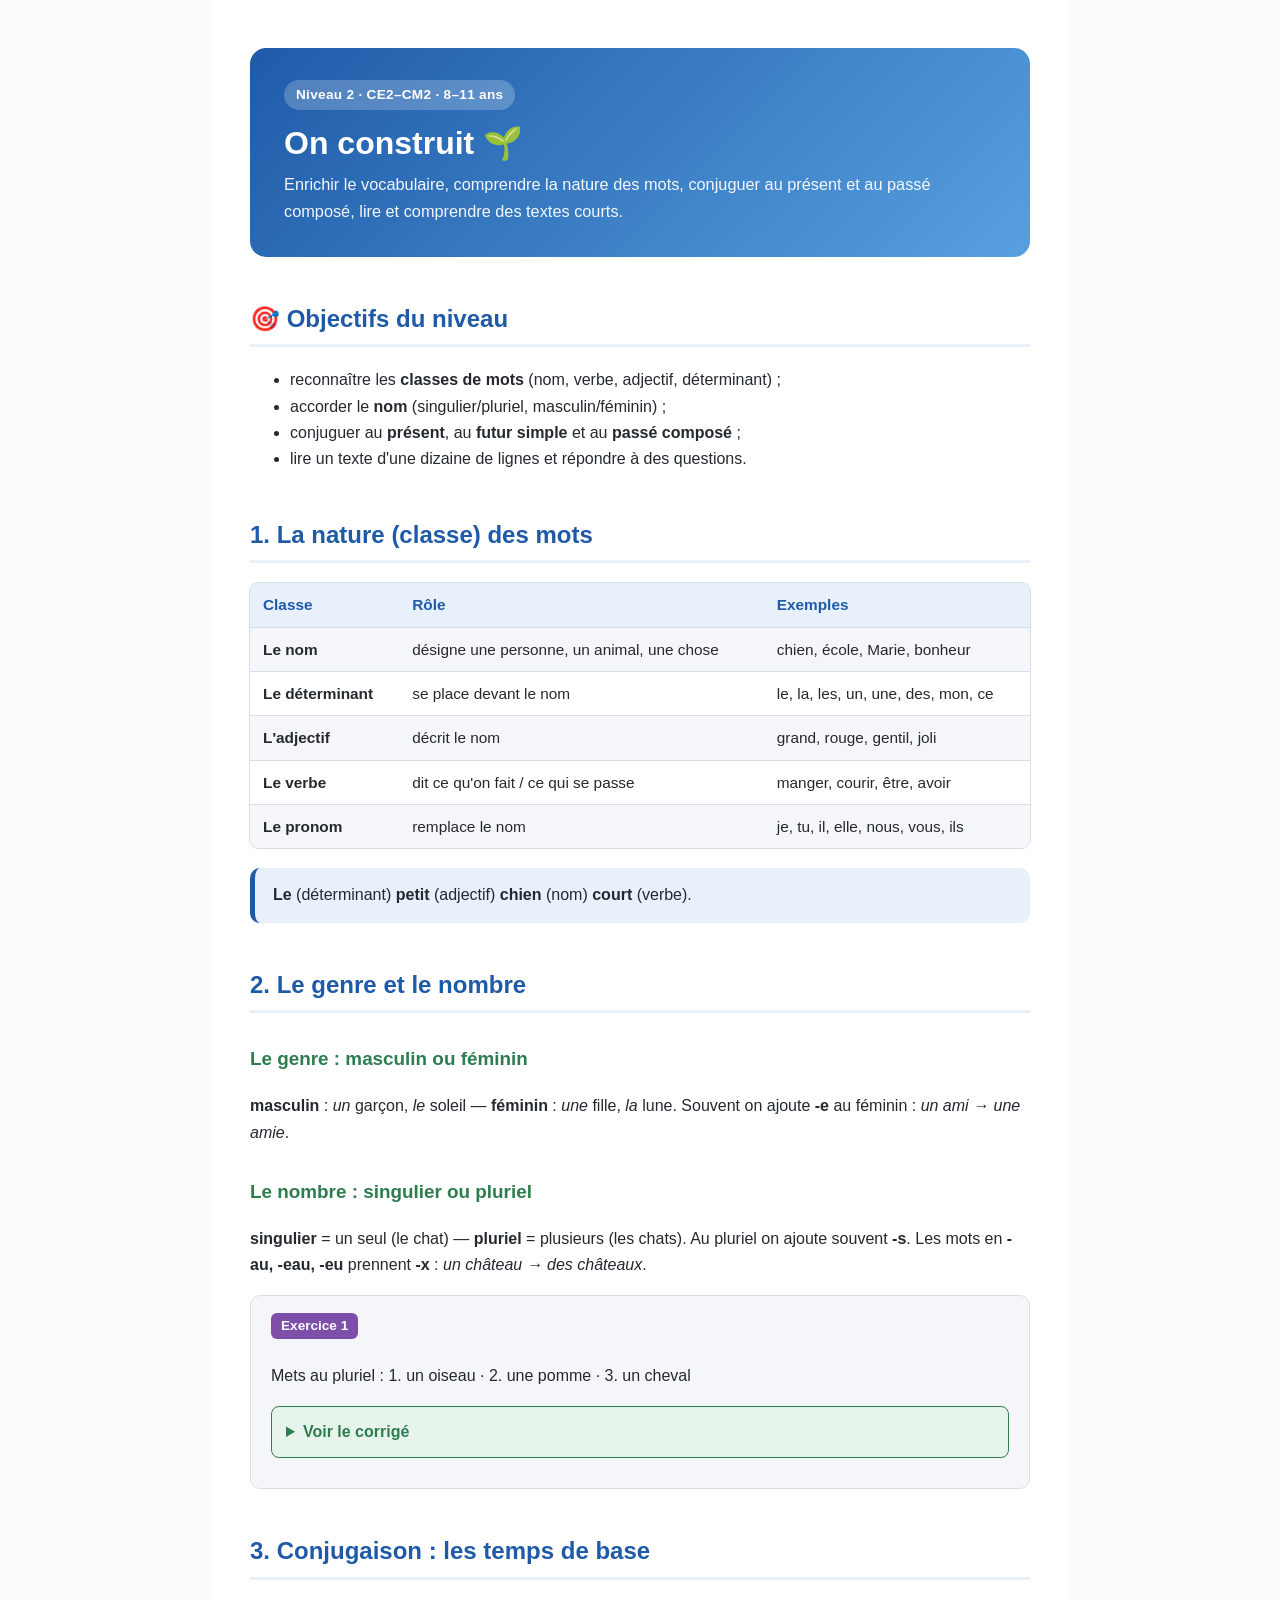
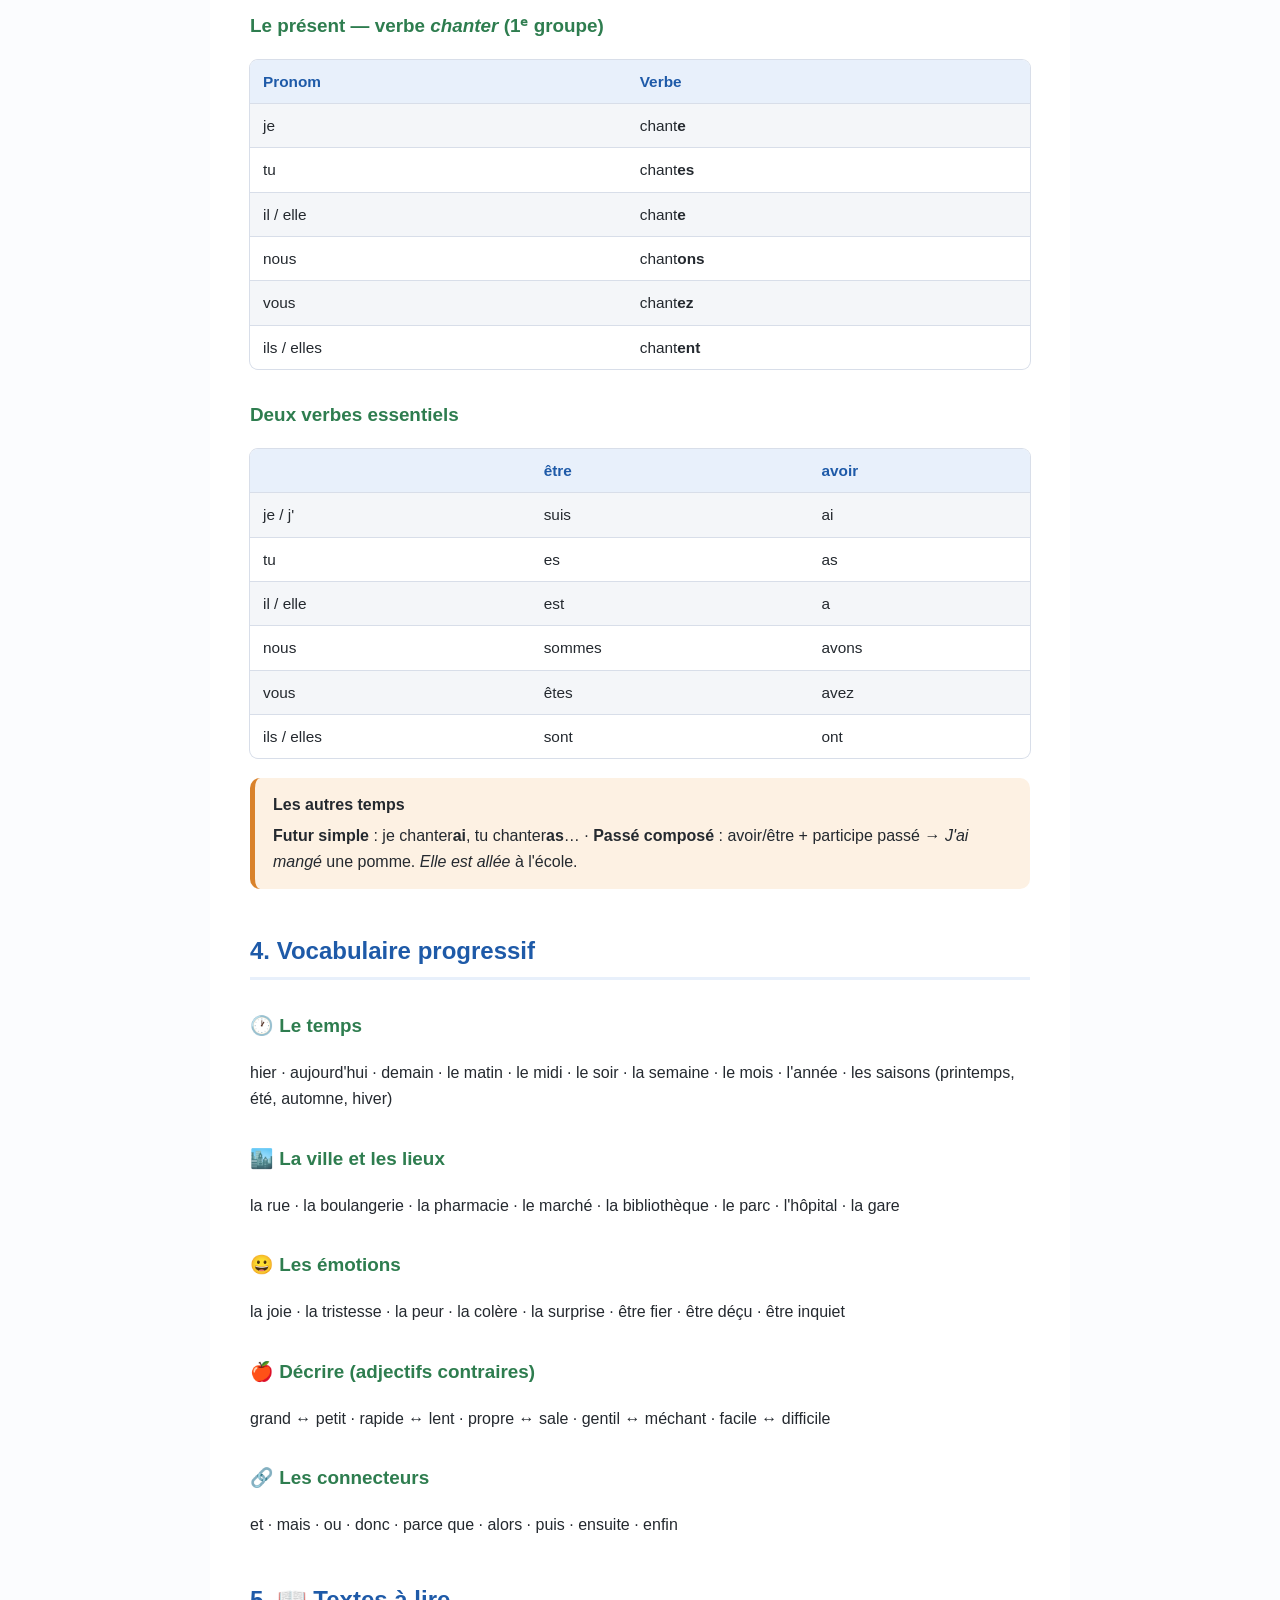
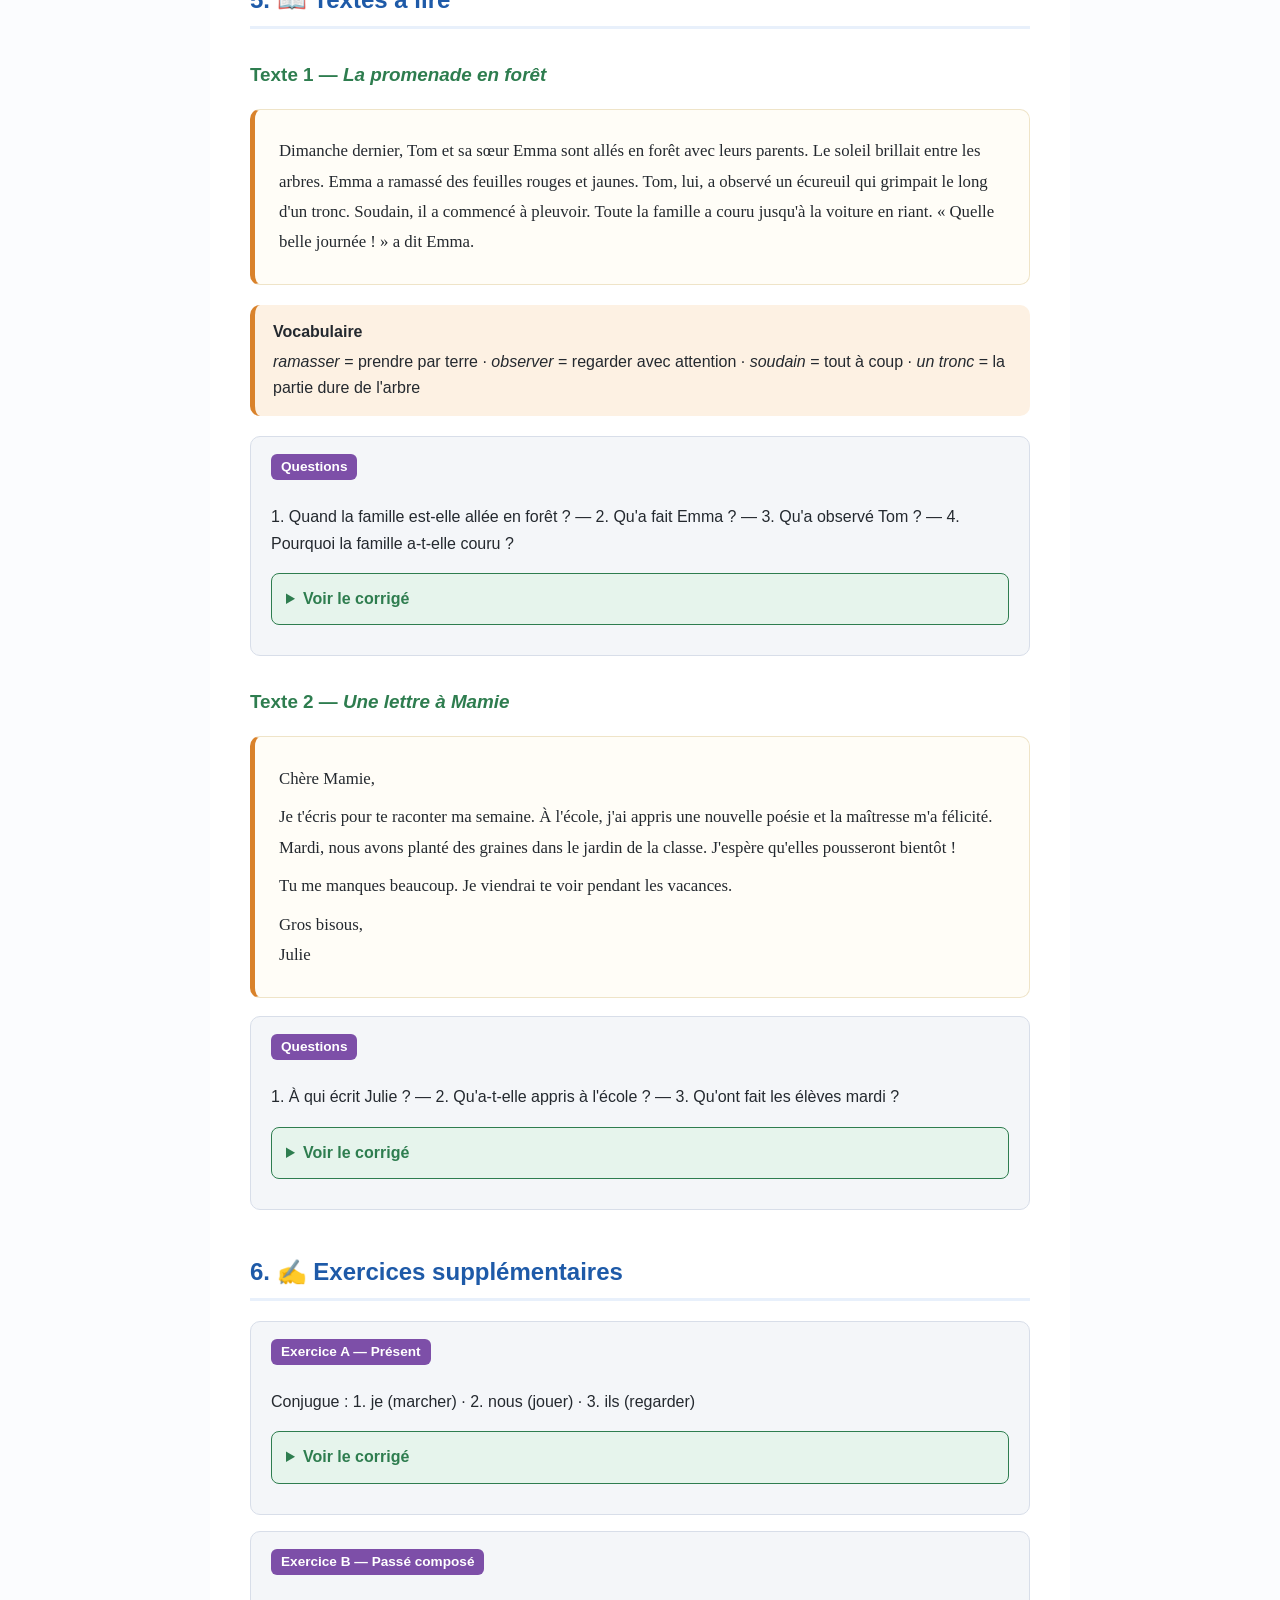
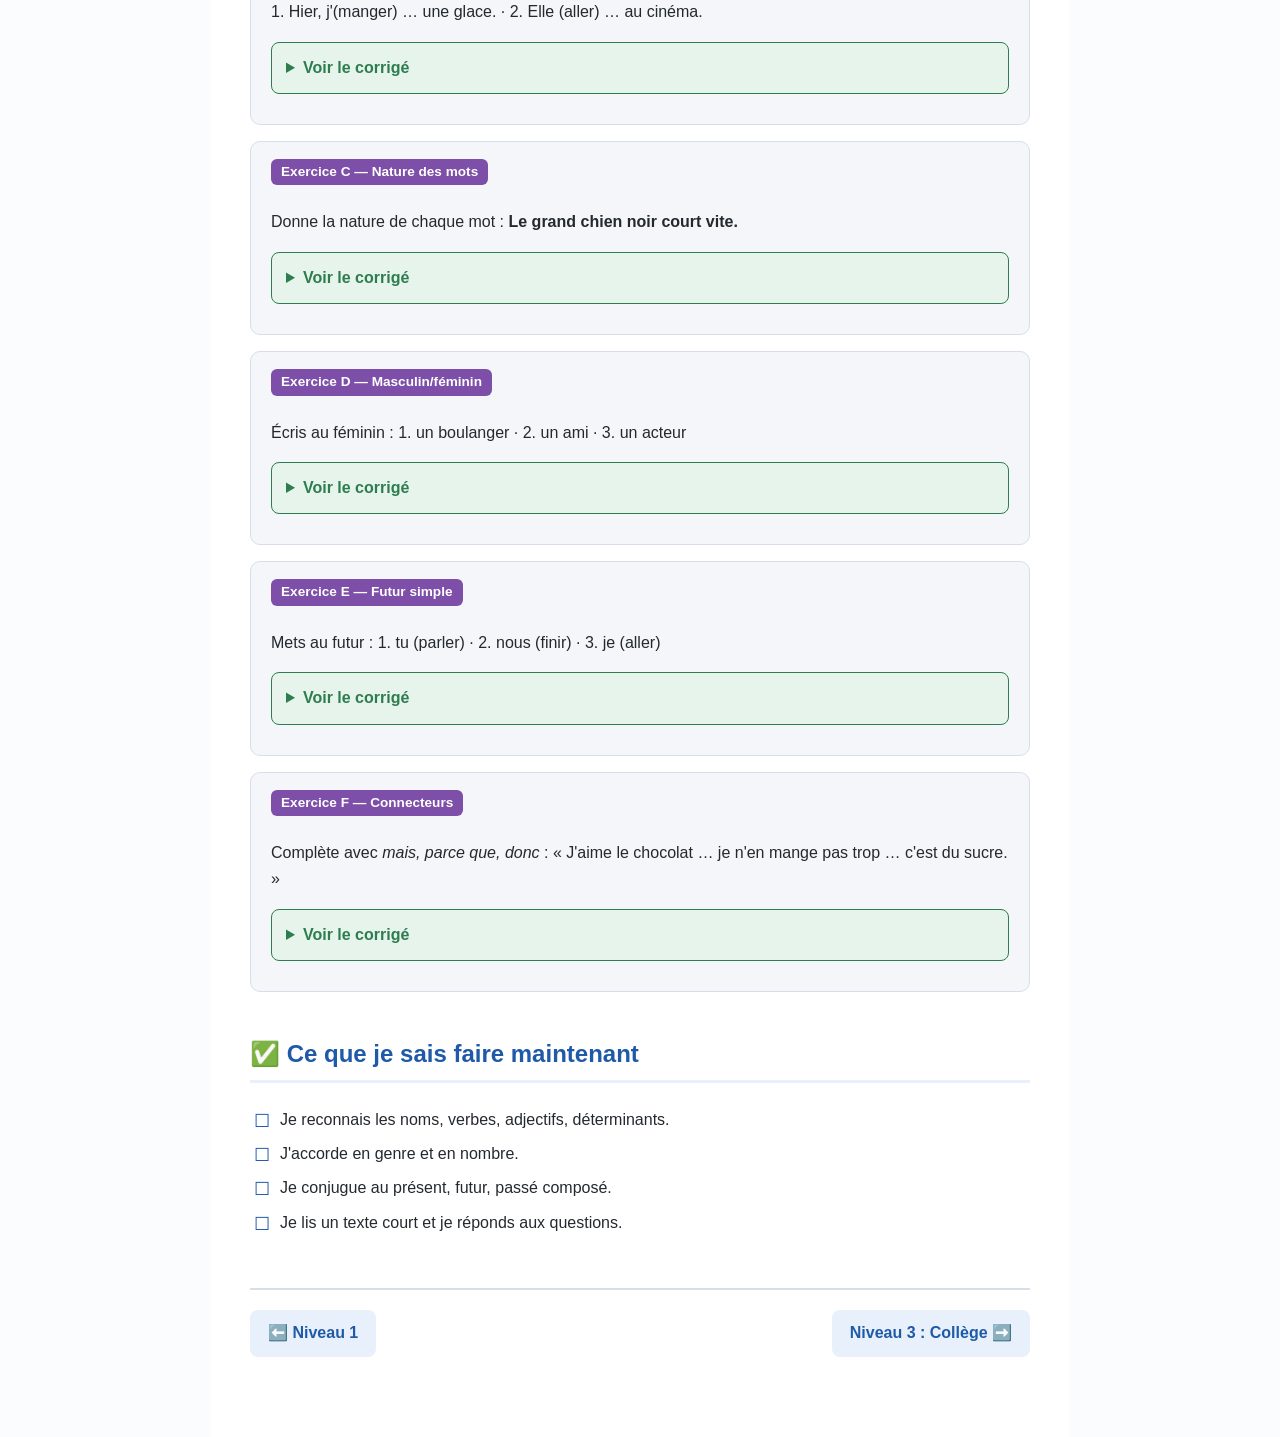
<file: niveau-2-primaire-ce2-cm2.html>
<!DOCTYPE html>
<html lang="fr">
<head>
<meta charset="UTF-8">
<meta name="viewport" content="width=device-width, initial-scale=1.0">
<title>Niveau 2 — Primaire (CE2–CM2)</title>
<link rel="stylesheet" href="styles.css">
</head>
<body>
<main class="page">

  <div class="hero n2">
    <span class="tag">Niveau 2 · CE2–CM2 · 8–11 ans</span>
    <h1>On construit 🌱</h1>
    <p>Enrichir le vocabulaire, comprendre la nature des mots, conjuguer au présent
       et au passé composé, lire et comprendre des textes courts.</p>
  </div>

  <h2>🎯 Objectifs du niveau</h2>
  <ul>
    <li>reconnaître les <strong>classes de mots</strong> (nom, verbe, adjectif, déterminant) ;</li>
    <li>accorder le <strong>nom</strong> (singulier/pluriel, masculin/féminin) ;</li>
    <li>conjuguer au <strong>présent</strong>, au <strong>futur simple</strong> et au <strong>passé composé</strong> ;</li>
    <li>lire un texte d'une dizaine de lignes et répondre à des questions.</li>
  </ul>

  <h2>1. La nature (classe) des mots</h2>
  <table>
    <tr><th>Classe</th><th>Rôle</th><th>Exemples</th></tr>
    <tr><td><strong>Le nom</strong></td><td>désigne une personne, un animal, une chose</td><td>chien, école, Marie, bonheur</td></tr>
    <tr><td><strong>Le déterminant</strong></td><td>se place devant le nom</td><td>le, la, les, un, une, des, mon, ce</td></tr>
    <tr><td><strong>L'adjectif</strong></td><td>décrit le nom</td><td>grand, rouge, gentil, joli</td></tr>
    <tr><td><strong>Le verbe</strong></td><td>dit ce qu'on fait / ce qui se passe</td><td>manger, courir, être, avoir</td></tr>
    <tr><td><strong>Le pronom</strong></td><td>remplace le nom</td><td>je, tu, il, elle, nous, vous, ils</td></tr>
  </table>
  <div class="callout">
    <strong>Le</strong> (déterminant) <strong>petit</strong> (adjectif)
    <strong>chien</strong> (nom) <strong>court</strong> (verbe).
  </div>

  <h2>2. Le genre et le nombre</h2>
  <h3>Le genre : masculin ou féminin</h3>
  <p><strong>masculin</strong> : <em>un</em> garçon, <em>le</em> soleil —
     <strong>féminin</strong> : <em>une</em> fille, <em>la</em> lune.
     Souvent on ajoute <strong>-e</strong> au féminin : <em>un ami → une amie</em>.</p>
  <h3>Le nombre : singulier ou pluriel</h3>
  <p><strong>singulier</strong> = un seul (le chat) — <strong>pluriel</strong> = plusieurs (les chats).
     Au pluriel on ajoute souvent <strong>-s</strong>. Les mots en
     <strong>-au, -eau, -eu</strong> prennent <strong>-x</strong> : <em>un château → des châteaux</em>.</p>

  <div class="exercice">
    <span class="num">Exercice 1</span>
    <p>Mets au pluriel : 1. un oiseau · 2. une pomme · 3. un cheval</p>
    <details class="corrige"><summary>Voir le corrigé</summary>
      1. des oiseaux — 2. des pommes — 3. des chevaux (attention, pluriel irrégulier !)
    </details>
  </div>

  <h2>3. Conjugaison : les temps de base</h2>

  <h3>Le présent — verbe <em>chanter</em> (1ᵉ groupe)</h3>
  <table>
    <tr><th>Pronom</th><th>Verbe</th></tr>
    <tr><td>je</td><td>chant<strong>e</strong></td></tr>
    <tr><td>tu</td><td>chant<strong>es</strong></td></tr>
    <tr><td>il / elle</td><td>chant<strong>e</strong></td></tr>
    <tr><td>nous</td><td>chant<strong>ons</strong></td></tr>
    <tr><td>vous</td><td>chant<strong>ez</strong></td></tr>
    <tr><td>ils / elles</td><td>chant<strong>ent</strong></td></tr>
  </table>

  <h3>Deux verbes essentiels</h3>
  <table>
    <tr><th></th><th>être</th><th>avoir</th></tr>
    <tr><td>je / j'</td><td>suis</td><td>ai</td></tr>
    <tr><td>tu</td><td>es</td><td>as</td></tr>
    <tr><td>il / elle</td><td>est</td><td>a</td></tr>
    <tr><td>nous</td><td>sommes</td><td>avons</td></tr>
    <tr><td>vous</td><td>êtes</td><td>avez</td></tr>
    <tr><td>ils / elles</td><td>sont</td><td>ont</td></tr>
  </table>

  <div class="callout note">
    <span class="titre">Les autres temps</span>
    <strong>Futur simple</strong> : je chanter<strong>ai</strong>, tu chanter<strong>as</strong>… ·
    <strong>Passé composé</strong> : avoir/être + participe passé →
    <em>J'ai mangé</em> une pomme. <em>Elle est allée</em> à l'école.
  </div>

  <h2>4. Vocabulaire progressif</h2>
  <h3>🕐 Le temps</h3>
  <p>hier · aujourd'hui · demain · le matin · le midi · le soir · la semaine · le mois · l'année · les saisons (printemps, été, automne, hiver)</p>
  <h3>🏙️ La ville et les lieux</h3>
  <p>la rue · la boulangerie · la pharmacie · le marché · la bibliothèque · le parc · l'hôpital · la gare</p>
  <h3>😀 Les émotions</h3>
  <p>la joie · la tristesse · la peur · la colère · la surprise · être fier · être déçu · être inquiet</p>
  <h3>🍎 Décrire (adjectifs contraires)</h3>
  <p>grand ↔ petit · rapide ↔ lent · propre ↔ sale · gentil ↔ méchant · facile ↔ difficile</p>
  <h3>🔗 Les connecteurs</h3>
  <p>et · mais · ou · donc · parce que · alors · puis · ensuite · enfin</p>

  <h2>5. 📖 Textes à lire</h2>

  <h3>Texte 1 — <em>La promenade en forêt</em></h3>
  <div class="lecture">
    <p>Dimanche dernier, Tom et sa sœur Emma sont allés en forêt avec leurs parents.
    Le soleil brillait entre les arbres. Emma a ramassé des feuilles rouges et
    jaunes. Tom, lui, a observé un écureuil qui grimpait le long d'un tronc.
    Soudain, il a commencé à pleuvoir. Toute la famille a couru jusqu'à la voiture
    en riant. « Quelle belle journée ! » a dit Emma.</p>
  </div>
  <div class="callout note">
    <span class="titre">Vocabulaire</span>
    <em>ramasser</em> = prendre par terre · <em>observer</em> = regarder avec attention ·
    <em>soudain</em> = tout à coup · <em>un tronc</em> = la partie dure de l'arbre
  </div>
  <div class="exercice">
    <span class="num">Questions</span>
    <p>1. Quand la famille est-elle allée en forêt ? — 2. Qu'a fait Emma ? —
       3. Qu'a observé Tom ? — 4. Pourquoi la famille a-t-elle couru ?</p>
    <details class="corrige"><summary>Voir le corrigé</summary>
      1. Dimanche dernier. — 2. Elle a ramassé des feuilles rouges et jaunes. —
      3. Un écureuil qui grimpait à un tronc. — 4. Parce qu'il a commencé à pleuvoir.
    </details>
  </div>

  <h3>Texte 2 — <em>Une lettre à Mamie</em></h3>
  <div class="lecture">
    <p>Chère Mamie,</p>
    <p>Je t'écris pour te raconter ma semaine. À l'école, j'ai appris une nouvelle
    poésie et la maîtresse m'a félicité. Mardi, nous avons planté des graines dans
    le jardin de la classe. J'espère qu'elles pousseront bientôt !</p>
    <p>Tu me manques beaucoup. Je viendrai te voir pendant les vacances.</p>
    <p>Gros bisous,<br>Julie</p>
  </div>
  <div class="exercice">
    <span class="num">Questions</span>
    <p>1. À qui écrit Julie ? — 2. Qu'a-t-elle appris à l'école ? — 3. Qu'ont fait les élèves mardi ?</p>
    <details class="corrige"><summary>Voir le corrigé</summary>
      1. À sa grand-mère (Mamie). — 2. Une nouvelle poésie. — 3. Ils ont planté des graines.
    </details>
  </div>

  <h2>6. ✍️ Exercices supplémentaires</h2>

  <div class="exercice">
    <span class="num">Exercice A — Présent</span>
    <p>Conjugue : 1. je (marcher) · 2. nous (jouer) · 3. ils (regarder)</p>
    <details class="corrige"><summary>Voir le corrigé</summary>
      1. je marche — 2. nous jouons — 3. ils regardent
    </details>
  </div>

  <div class="exercice">
    <span class="num">Exercice B — Passé composé</span>
    <p>1. Hier, j'(manger) … une glace. · 2. Elle (aller) … au cinéma.</p>
    <details class="corrige"><summary>Voir le corrigé</summary>
      1. j'ai mangé — 2. elle est allée (avec <em>être</em> → accord : all<strong>ée</strong>)
    </details>
  </div>

  <div class="exercice">
    <span class="num">Exercice C — Nature des mots</span>
    <p>Donne la nature de chaque mot : <strong>Le grand chien noir court vite.</strong></p>
    <details class="corrige"><summary>Voir le corrigé</summary>
      Le = déterminant · grand = adjectif · chien = nom · noir = adjectif ·
      court = verbe · vite = adverbe
    </details>
  </div>

  <div class="exercice">
    <span class="num">Exercice D — Masculin/féminin</span>
    <p>Écris au féminin : 1. un boulanger · 2. un ami · 3. un acteur</p>
    <details class="corrige"><summary>Voir le corrigé</summary>
      1. une boulangère — 2. une amie — 3. une actrice
    </details>
  </div>

  <div class="exercice">
    <span class="num">Exercice E — Futur simple</span>
    <p>Mets au futur : 1. tu (parler) · 2. nous (finir) · 3. je (aller)</p>
    <details class="corrige"><summary>Voir le corrigé</summary>
      1. tu parleras — 2. nous finirons — 3. j'irai (irrégulier : <em>aller → j'irai</em>)
    </details>
  </div>

  <div class="exercice">
    <span class="num">Exercice F — Connecteurs</span>
    <p>Complète avec <em>mais, parce que, donc</em> : « J'aime le chocolat … je n'en mange pas trop … c'est du sucre. »</p>
    <details class="corrige"><summary>Voir le corrigé</summary>
      « J'aime le chocolat <strong>mais</strong> je n'en mange pas trop
      <strong>parce que</strong> c'est du sucre. »
    </details>
  </div>

  <h2>✅ Ce que je sais faire maintenant</h2>
  <ul class="check">
    <li>Je reconnais les noms, verbes, adjectifs, déterminants.</li>
    <li>J'accorde en genre et en nombre.</li>
    <li>Je conjugue au présent, futur, passé composé.</li>
    <li>Je lis un texte court et je réponds aux questions.</li>
  </ul>

  <nav class="nav">
    <a href="niveau-1-primaire-cp-ce1.html">⬅️ Niveau 1</a>
    <a href="niveau-3-college.html">Niveau 3 : Collège ➡️</a>
  </nav>

</main>
</body>
</html>
</file>
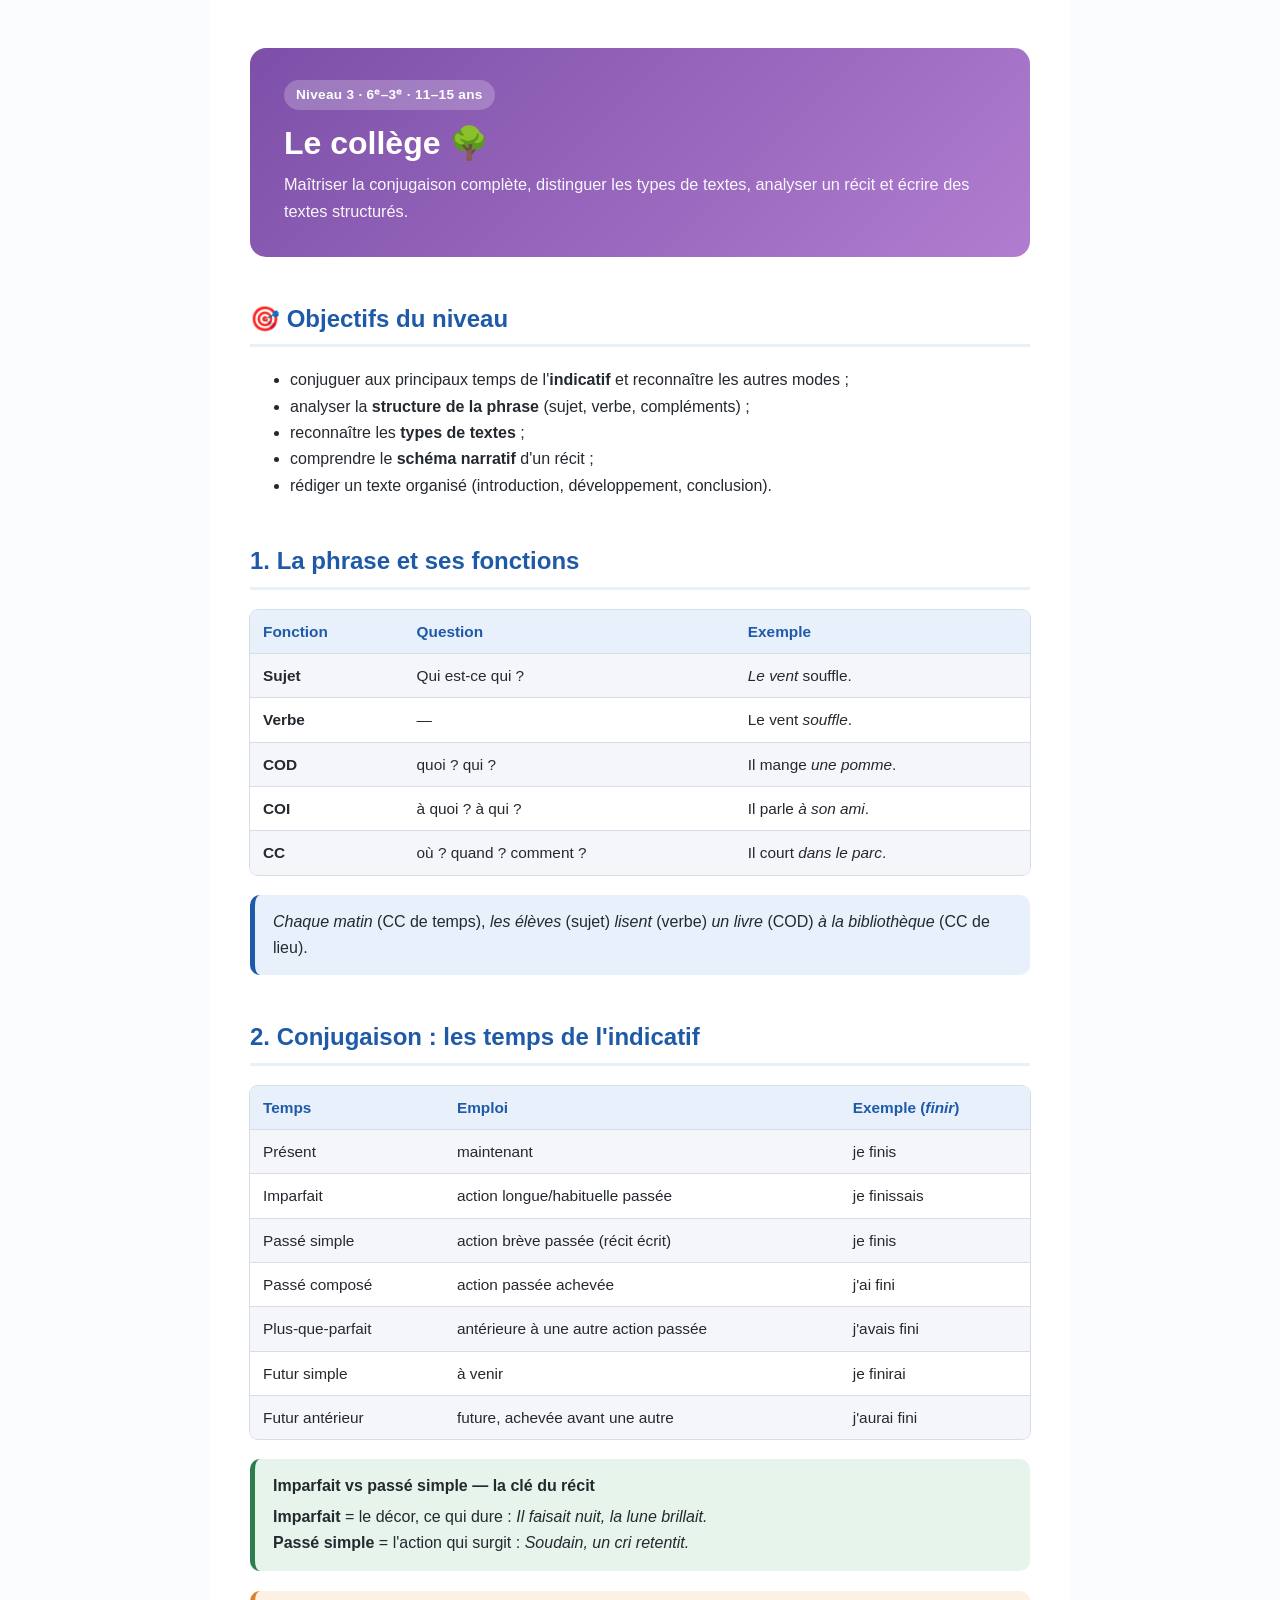
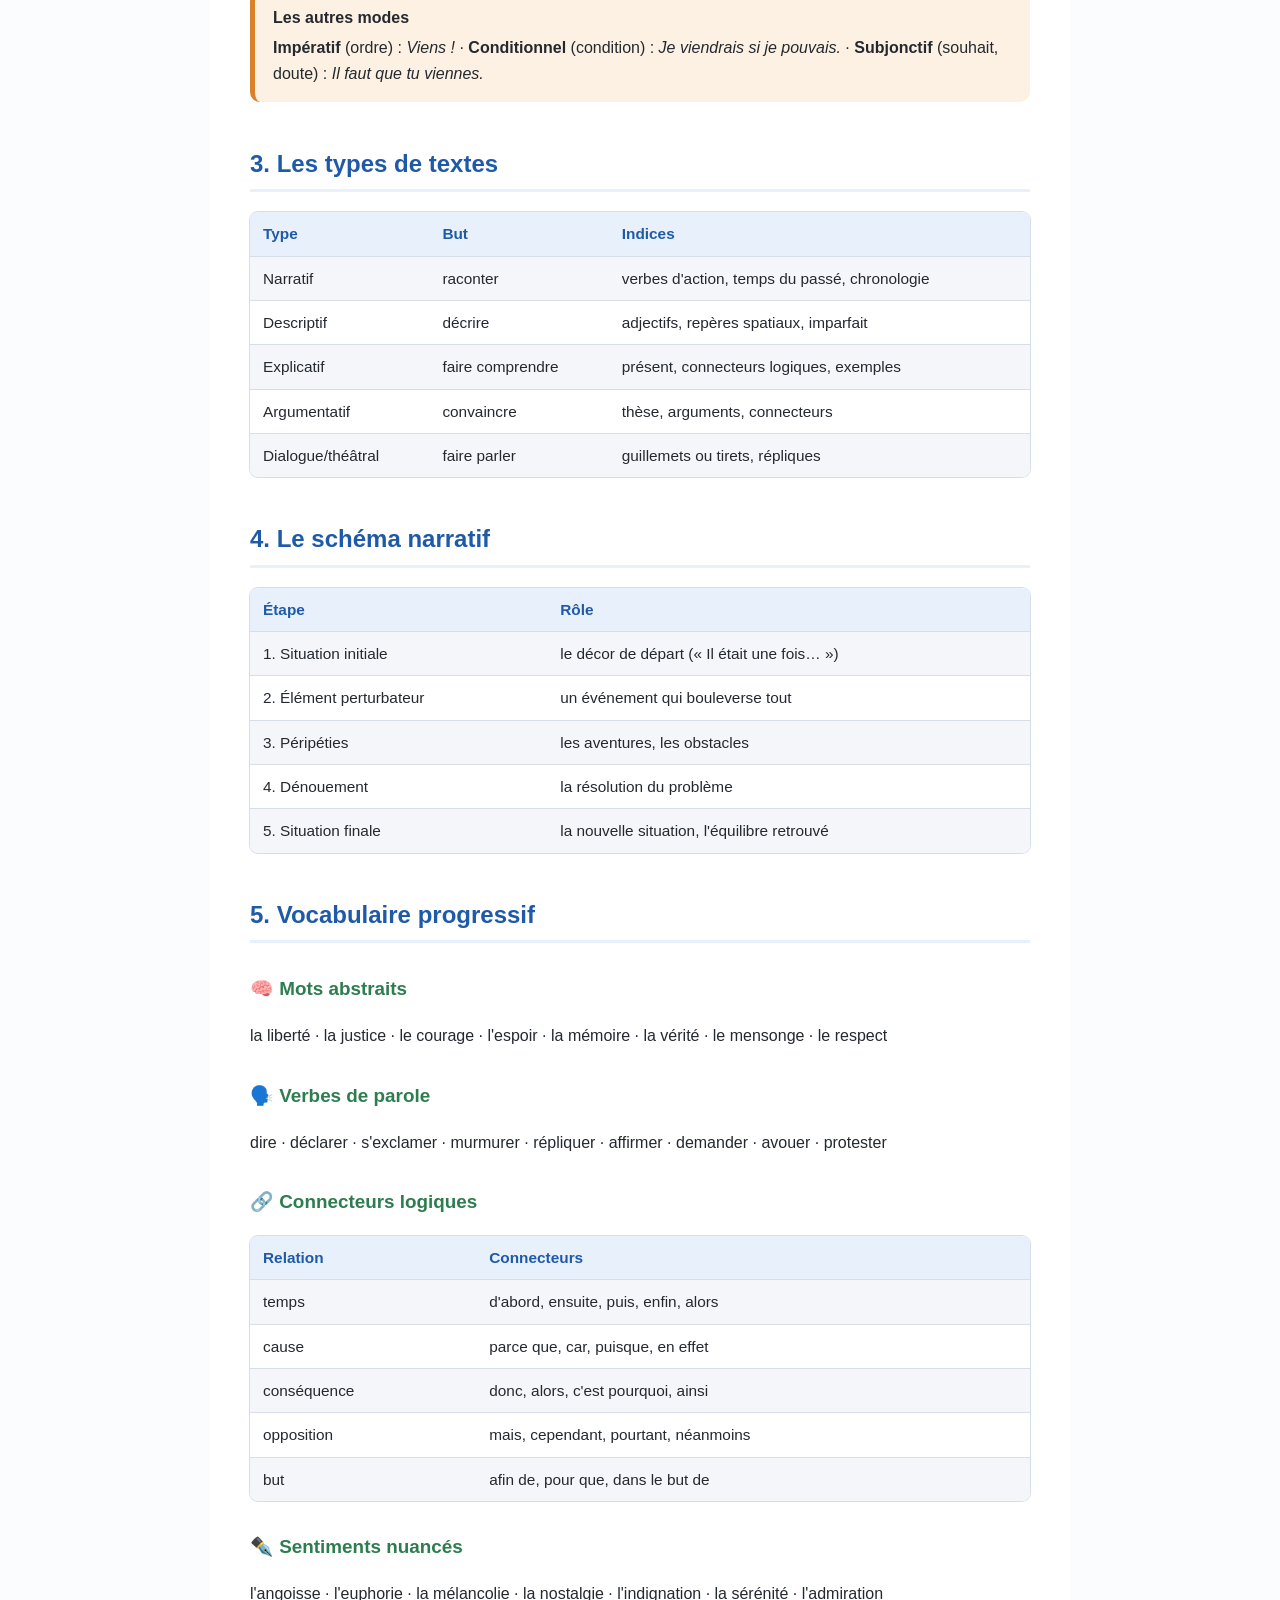
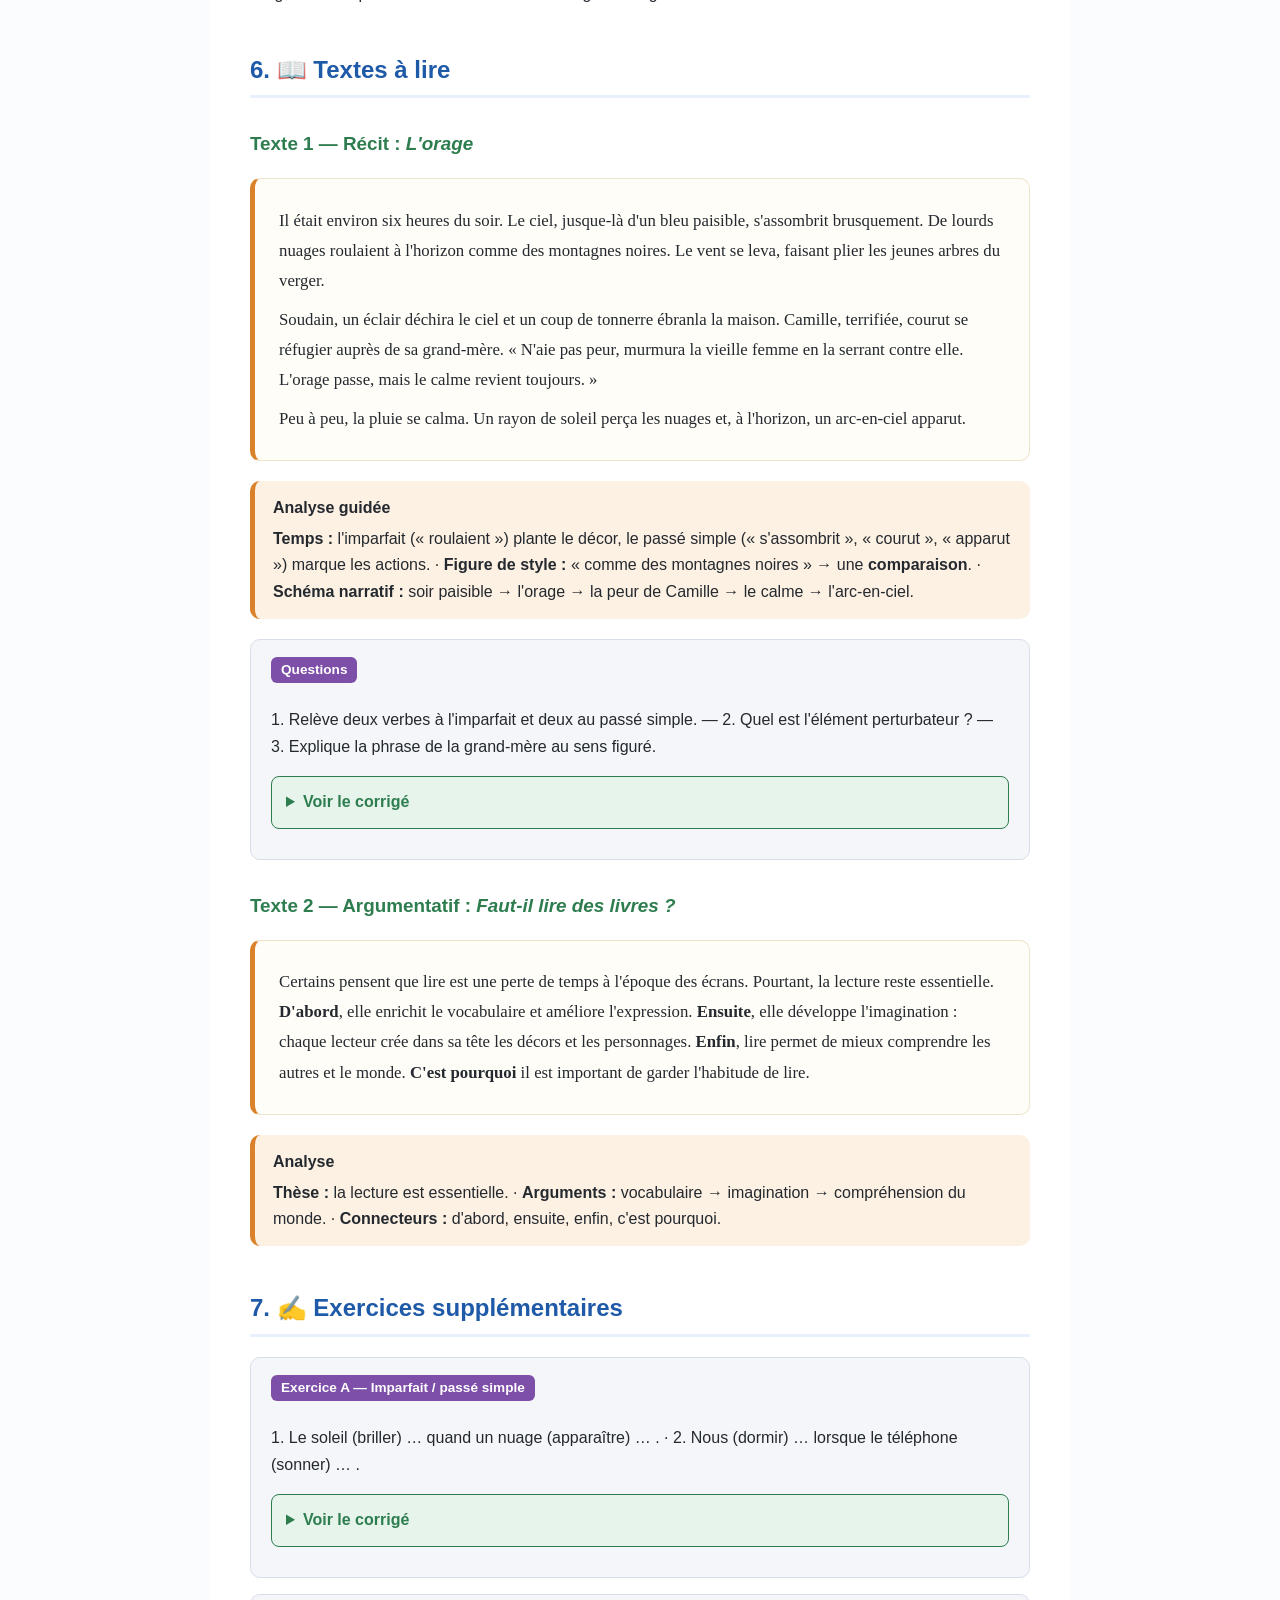
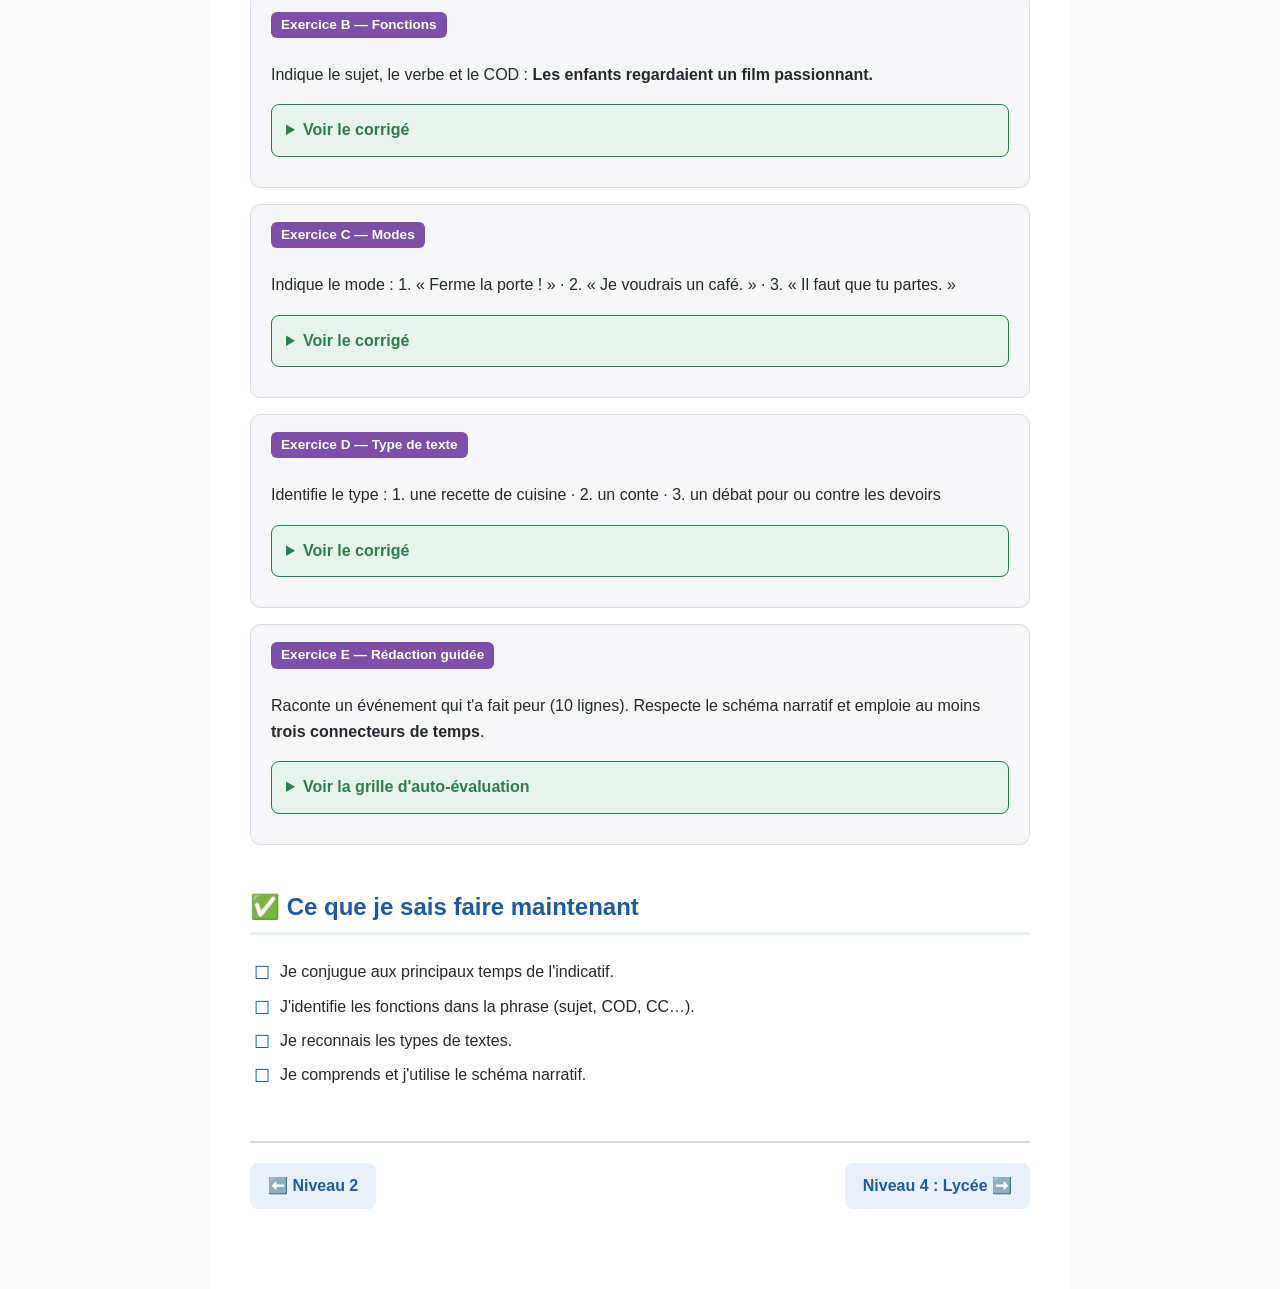
<file: niveau-3-college.html>
<!DOCTYPE html>
<html lang="fr">
<head>
<meta charset="UTF-8">
<meta name="viewport" content="width=device-width, initial-scale=1.0">
<title>Niveau 3 — Collège (6ᵉ–3ᵉ)</title>
<link rel="stylesheet" href="styles.css">
</head>
<body>
<main class="page">

  <div class="hero n3">
    <span class="tag">Niveau 3 · 6ᵉ–3ᵉ · 11–15 ans</span>
    <h1>Le collège 🌳</h1>
    <p>Maîtriser la conjugaison complète, distinguer les types de textes, analyser
       un récit et écrire des textes structurés.</p>
  </div>

  <h2>🎯 Objectifs du niveau</h2>
  <ul>
    <li>conjuguer aux principaux temps de l'<strong>indicatif</strong> et reconnaître les autres modes ;</li>
    <li>analyser la <strong>structure de la phrase</strong> (sujet, verbe, compléments) ;</li>
    <li>reconnaître les <strong>types de textes</strong> ;</li>
    <li>comprendre le <strong>schéma narratif</strong> d'un récit ;</li>
    <li>rédiger un texte organisé (introduction, développement, conclusion).</li>
  </ul>

  <h2>1. La phrase et ses fonctions</h2>
  <table>
    <tr><th>Fonction</th><th>Question</th><th>Exemple</th></tr>
    <tr><td><strong>Sujet</strong></td><td>Qui est-ce qui ?</td><td><em>Le vent</em> souffle.</td></tr>
    <tr><td><strong>Verbe</strong></td><td>—</td><td>Le vent <em>souffle</em>.</td></tr>
    <tr><td><strong>COD</strong></td><td>quoi ? qui ?</td><td>Il mange <em>une pomme</em>.</td></tr>
    <tr><td><strong>COI</strong></td><td>à quoi ? à qui ?</td><td>Il parle <em>à son ami</em>.</td></tr>
    <tr><td><strong>CC</strong></td><td>où ? quand ? comment ?</td><td>Il court <em>dans le parc</em>.</td></tr>
  </table>
  <div class="callout">
    <em>Chaque matin</em> (CC de temps), <em>les élèves</em> (sujet)
    <em>lisent</em> (verbe) <em>un livre</em> (COD) <em>à la bibliothèque</em> (CC de lieu).
  </div>

  <h2>2. Conjugaison : les temps de l'indicatif</h2>
  <table>
    <tr><th>Temps</th><th>Emploi</th><th>Exemple (<em>finir</em>)</th></tr>
    <tr><td>Présent</td><td>maintenant</td><td>je finis</td></tr>
    <tr><td>Imparfait</td><td>action longue/habituelle passée</td><td>je finissais</td></tr>
    <tr><td>Passé simple</td><td>action brève passée (récit écrit)</td><td>je finis</td></tr>
    <tr><td>Passé composé</td><td>action passée achevée</td><td>j'ai fini</td></tr>
    <tr><td>Plus-que-parfait</td><td>antérieure à une autre action passée</td><td>j'avais fini</td></tr>
    <tr><td>Futur simple</td><td>à venir</td><td>je finirai</td></tr>
    <tr><td>Futur antérieur</td><td>future, achevée avant une autre</td><td>j'aurai fini</td></tr>
  </table>
  <div class="callout astuce">
    <span class="titre">Imparfait vs passé simple — la clé du récit</span>
    <strong>Imparfait</strong> = le décor, ce qui dure : <em>Il faisait nuit, la lune brillait.</em><br>
    <strong>Passé simple</strong> = l'action qui surgit : <em>Soudain, un cri retentit.</em>
  </div>
  <div class="callout note">
    <span class="titre">Les autres modes</span>
    <strong>Impératif</strong> (ordre) : <em>Viens !</em> ·
    <strong>Conditionnel</strong> (condition) : <em>Je viendrais si je pouvais.</em> ·
    <strong>Subjonctif</strong> (souhait, doute) : <em>Il faut que tu viennes.</em>
  </div>

  <h2>3. Les types de textes</h2>
  <table>
    <tr><th>Type</th><th>But</th><th>Indices</th></tr>
    <tr><td>Narratif</td><td>raconter</td><td>verbes d'action, temps du passé, chronologie</td></tr>
    <tr><td>Descriptif</td><td>décrire</td><td>adjectifs, repères spatiaux, imparfait</td></tr>
    <tr><td>Explicatif</td><td>faire comprendre</td><td>présent, connecteurs logiques, exemples</td></tr>
    <tr><td>Argumentatif</td><td>convaincre</td><td>thèse, arguments, connecteurs</td></tr>
    <tr><td>Dialogue/théâtral</td><td>faire parler</td><td>guillemets ou tirets, répliques</td></tr>
  </table>

  <h2>4. Le schéma narratif</h2>
  <table>
    <tr><th>Étape</th><th>Rôle</th></tr>
    <tr><td>1. Situation initiale</td><td>le décor de départ (« Il était une fois… »)</td></tr>
    <tr><td>2. Élément perturbateur</td><td>un événement qui bouleverse tout</td></tr>
    <tr><td>3. Péripéties</td><td>les aventures, les obstacles</td></tr>
    <tr><td>4. Dénouement</td><td>la résolution du problème</td></tr>
    <tr><td>5. Situation finale</td><td>la nouvelle situation, l'équilibre retrouvé</td></tr>
  </table>

  <h2>5. Vocabulaire progressif</h2>
  <h3>🧠 Mots abstraits</h3>
  <p>la liberté · la justice · le courage · l'espoir · la mémoire · la vérité · le mensonge · le respect</p>
  <h3>🗣️ Verbes de parole</h3>
  <p>dire · déclarer · s'exclamer · murmurer · répliquer · affirmer · demander · avouer · protester</p>
  <h3>🔗 Connecteurs logiques</h3>
  <table>
    <tr><th>Relation</th><th>Connecteurs</th></tr>
    <tr><td>temps</td><td>d'abord, ensuite, puis, enfin, alors</td></tr>
    <tr><td>cause</td><td>parce que, car, puisque, en effet</td></tr>
    <tr><td>conséquence</td><td>donc, alors, c'est pourquoi, ainsi</td></tr>
    <tr><td>opposition</td><td>mais, cependant, pourtant, néanmoins</td></tr>
    <tr><td>but</td><td>afin de, pour que, dans le but de</td></tr>
  </table>
  <h3>✒️ Sentiments nuancés</h3>
  <p>l'angoisse · l'euphorie · la mélancolie · la nostalgie · l'indignation · la sérénité · l'admiration</p>

  <h2>6. 📖 Textes à lire</h2>

  <h3>Texte 1 — Récit : <em>L'orage</em></h3>
  <div class="lecture">
    <p>Il était environ six heures du soir. Le ciel, jusque-là d'un bleu paisible,
    s'assombrit brusquement. De lourds nuages roulaient à l'horizon comme des
    montagnes noires. Le vent se leva, faisant plier les jeunes arbres du verger.</p>
    <p>Soudain, un éclair déchira le ciel et un coup de tonnerre ébranla la maison.
    Camille, terrifiée, courut se réfugier auprès de sa grand-mère. « N'aie pas
    peur, murmura la vieille femme en la serrant contre elle. L'orage passe, mais
    le calme revient toujours. »</p>
    <p>Peu à peu, la pluie se calma. Un rayon de soleil perça les nuages et, à
    l'horizon, un arc-en-ciel apparut.</p>
  </div>
  <div class="callout note">
    <span class="titre">Analyse guidée</span>
    <strong>Temps :</strong> l'imparfait (« roulaient ») plante le décor, le passé simple
    (« s'assombrit », « courut », « apparut ») marque les actions. ·
    <strong>Figure de style :</strong> « comme des montagnes noires » → une <strong>comparaison</strong>. ·
    <strong>Schéma narratif :</strong> soir paisible → l'orage → la peur de Camille → le calme → l'arc-en-ciel.
  </div>
  <div class="exercice">
    <span class="num">Questions</span>
    <p>1. Relève deux verbes à l'imparfait et deux au passé simple. — 2. Quel est
       l'élément perturbateur ? — 3. Explique la phrase de la grand-mère au sens figuré.</p>
    <details class="corrige"><summary>Voir le corrigé</summary>
      1. Imparfait : <em>roulaient, faisant (plier)</em> ; passé simple : <em>s'assombrit, se leva, déchira, courut, apparut</em>.
      — 2. L'arrivée de l'orage (l'éclair et le tonnerre). — 3. Comme l'orage, les
      épreuves de la vie passent et le calme (le bonheur) finit toujours par revenir.
    </details>
  </div>

  <h3>Texte 2 — Argumentatif : <em>Faut-il lire des livres ?</em></h3>
  <div class="lecture">
    <p>Certains pensent que lire est une perte de temps à l'époque des écrans.
    Pourtant, la lecture reste essentielle. <strong>D'abord</strong>, elle enrichit
    le vocabulaire et améliore l'expression. <strong>Ensuite</strong>, elle
    développe l'imagination : chaque lecteur crée dans sa tête les décors et les
    personnages. <strong>Enfin</strong>, lire permet de mieux comprendre les autres
    et le monde. <strong>C'est pourquoi</strong> il est important de garder
    l'habitude de lire.</p>
  </div>
  <div class="callout note">
    <span class="titre">Analyse</span>
    <strong>Thèse :</strong> la lecture est essentielle. ·
    <strong>Arguments :</strong> vocabulaire → imagination → compréhension du monde. ·
    <strong>Connecteurs :</strong> d'abord, ensuite, enfin, c'est pourquoi.
  </div>

  <h2>7. ✍️ Exercices supplémentaires</h2>

  <div class="exercice">
    <span class="num">Exercice A — Imparfait / passé simple</span>
    <p>1. Le soleil (briller) … quand un nuage (apparaître) … . · 2. Nous (dormir) … lorsque le téléphone (sonner) … .</p>
    <details class="corrige"><summary>Voir le corrigé</summary>
      1. brillait / apparut — 2. dormions / sonna
    </details>
  </div>

  <div class="exercice">
    <span class="num">Exercice B — Fonctions</span>
    <p>Indique le sujet, le verbe et le COD : <strong>Les enfants regardaient un film passionnant.</strong></p>
    <details class="corrige"><summary>Voir le corrigé</summary>
      Sujet : <em>Les enfants</em> · Verbe : <em>regardaient</em> · COD : <em>un film passionnant</em>.
    </details>
  </div>

  <div class="exercice">
    <span class="num">Exercice C — Modes</span>
    <p>Indique le mode : 1. « Ferme la porte ! » · 2. « Je voudrais un café. » · 3. « Il faut que tu partes. »</p>
    <details class="corrige"><summary>Voir le corrigé</summary>
      1. impératif — 2. conditionnel — 3. subjonctif
    </details>
  </div>

  <div class="exercice">
    <span class="num">Exercice D — Type de texte</span>
    <p>Identifie le type : 1. une recette de cuisine · 2. un conte · 3. un débat pour ou contre les devoirs</p>
    <details class="corrige"><summary>Voir le corrigé</summary>
      1. explicatif (injonctif) — 2. narratif — 3. argumentatif
    </details>
  </div>

  <div class="exercice">
    <span class="num">Exercice E — Rédaction guidée</span>
    <p>Raconte un événement qui t'a fait peur (10 lignes). Respecte le schéma
       narratif et emploie au moins <strong>trois connecteurs de temps</strong>.</p>
    <details class="corrige"><summary>Voir la grille d'auto-évaluation</summary>
      ✔ Situation initiale posée à l'imparfait · ✔ élément perturbateur clair ·
      ✔ passé simple pour les actions · ✔ connecteurs (d'abord, soudain, ensuite, enfin) ·
      ✔ situation finale (retour au calme).
    </details>
  </div>

  <h2>✅ Ce que je sais faire maintenant</h2>
  <ul class="check">
    <li>Je conjugue aux principaux temps de l'indicatif.</li>
    <li>J'identifie les fonctions dans la phrase (sujet, COD, CC…).</li>
    <li>Je reconnais les types de textes.</li>
    <li>Je comprends et j'utilise le schéma narratif.</li>
  </ul>

  <nav class="nav">
    <a href="niveau-2-primaire-ce2-cm2.html">⬅️ Niveau 2</a>
    <a href="niveau-4-lycee.html">Niveau 4 : Lycée ➡️</a>
  </nav>

</main>
</body>
</html>
</file>
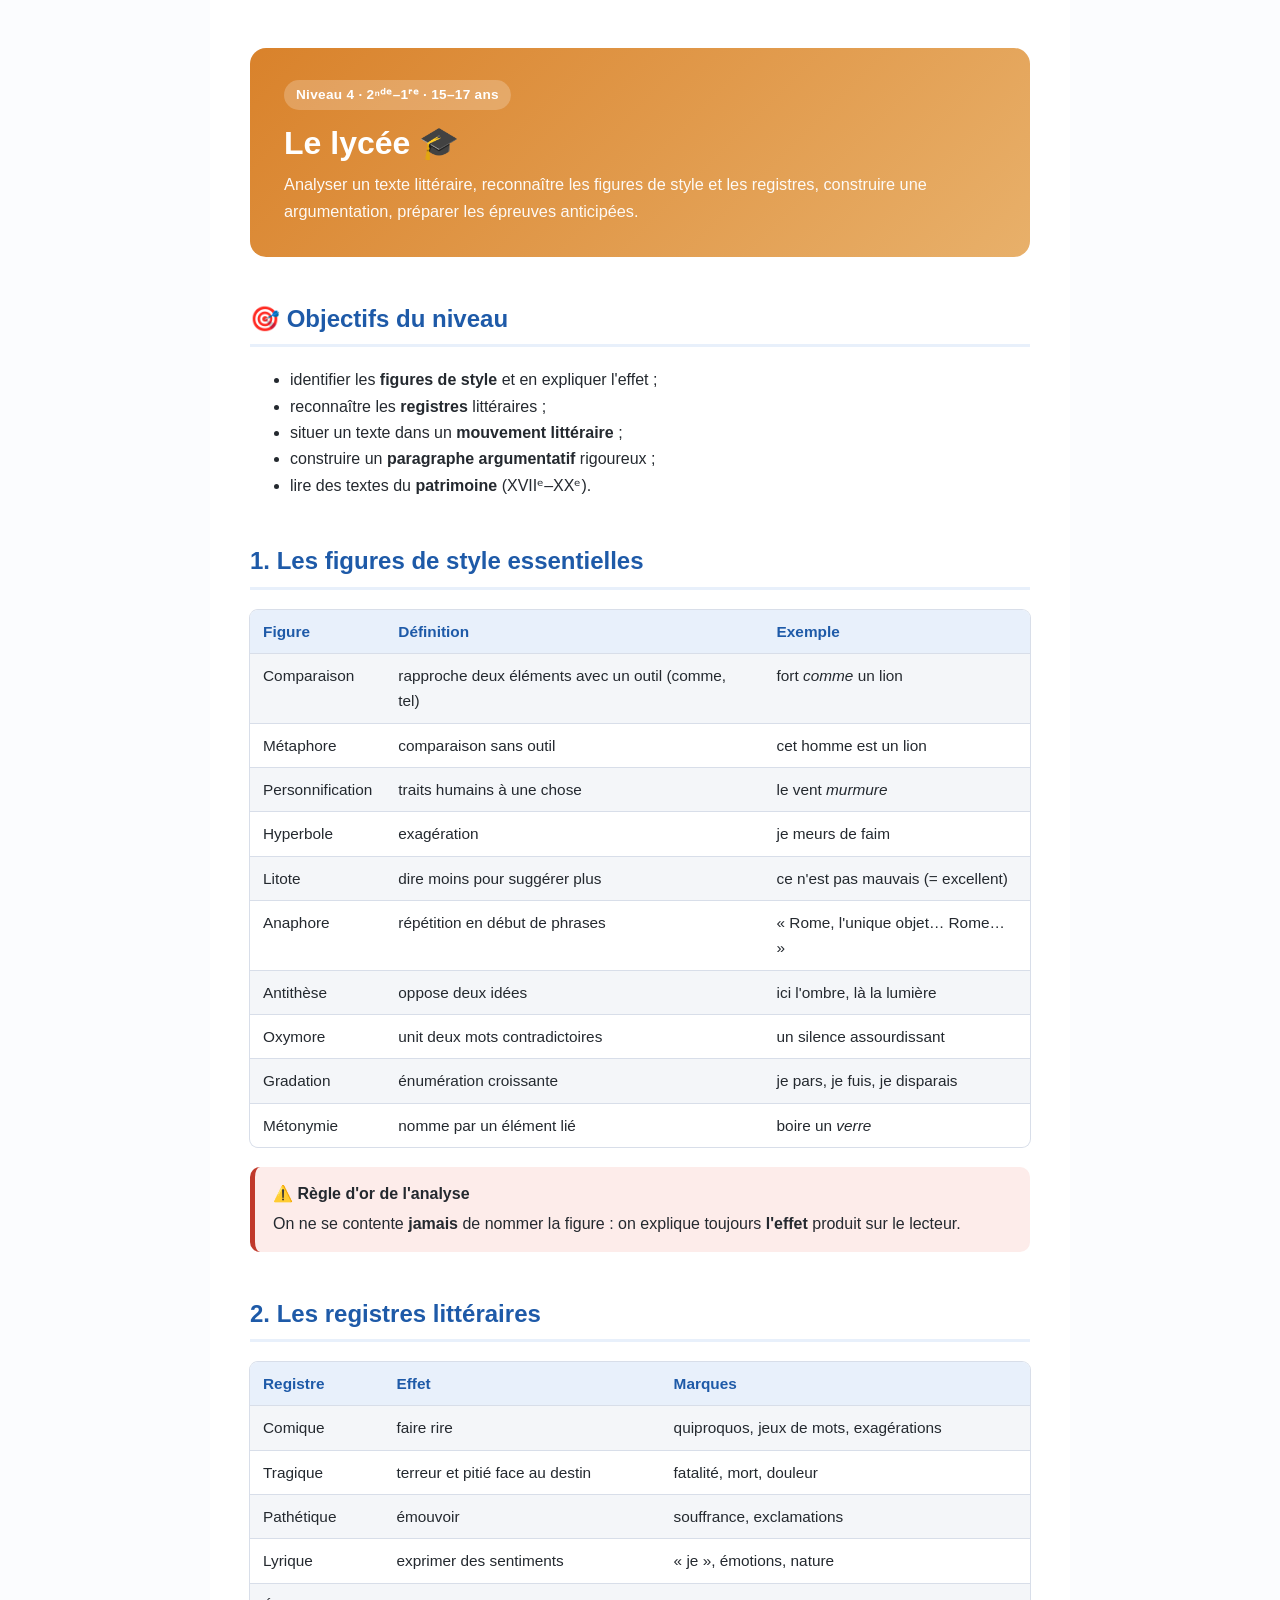
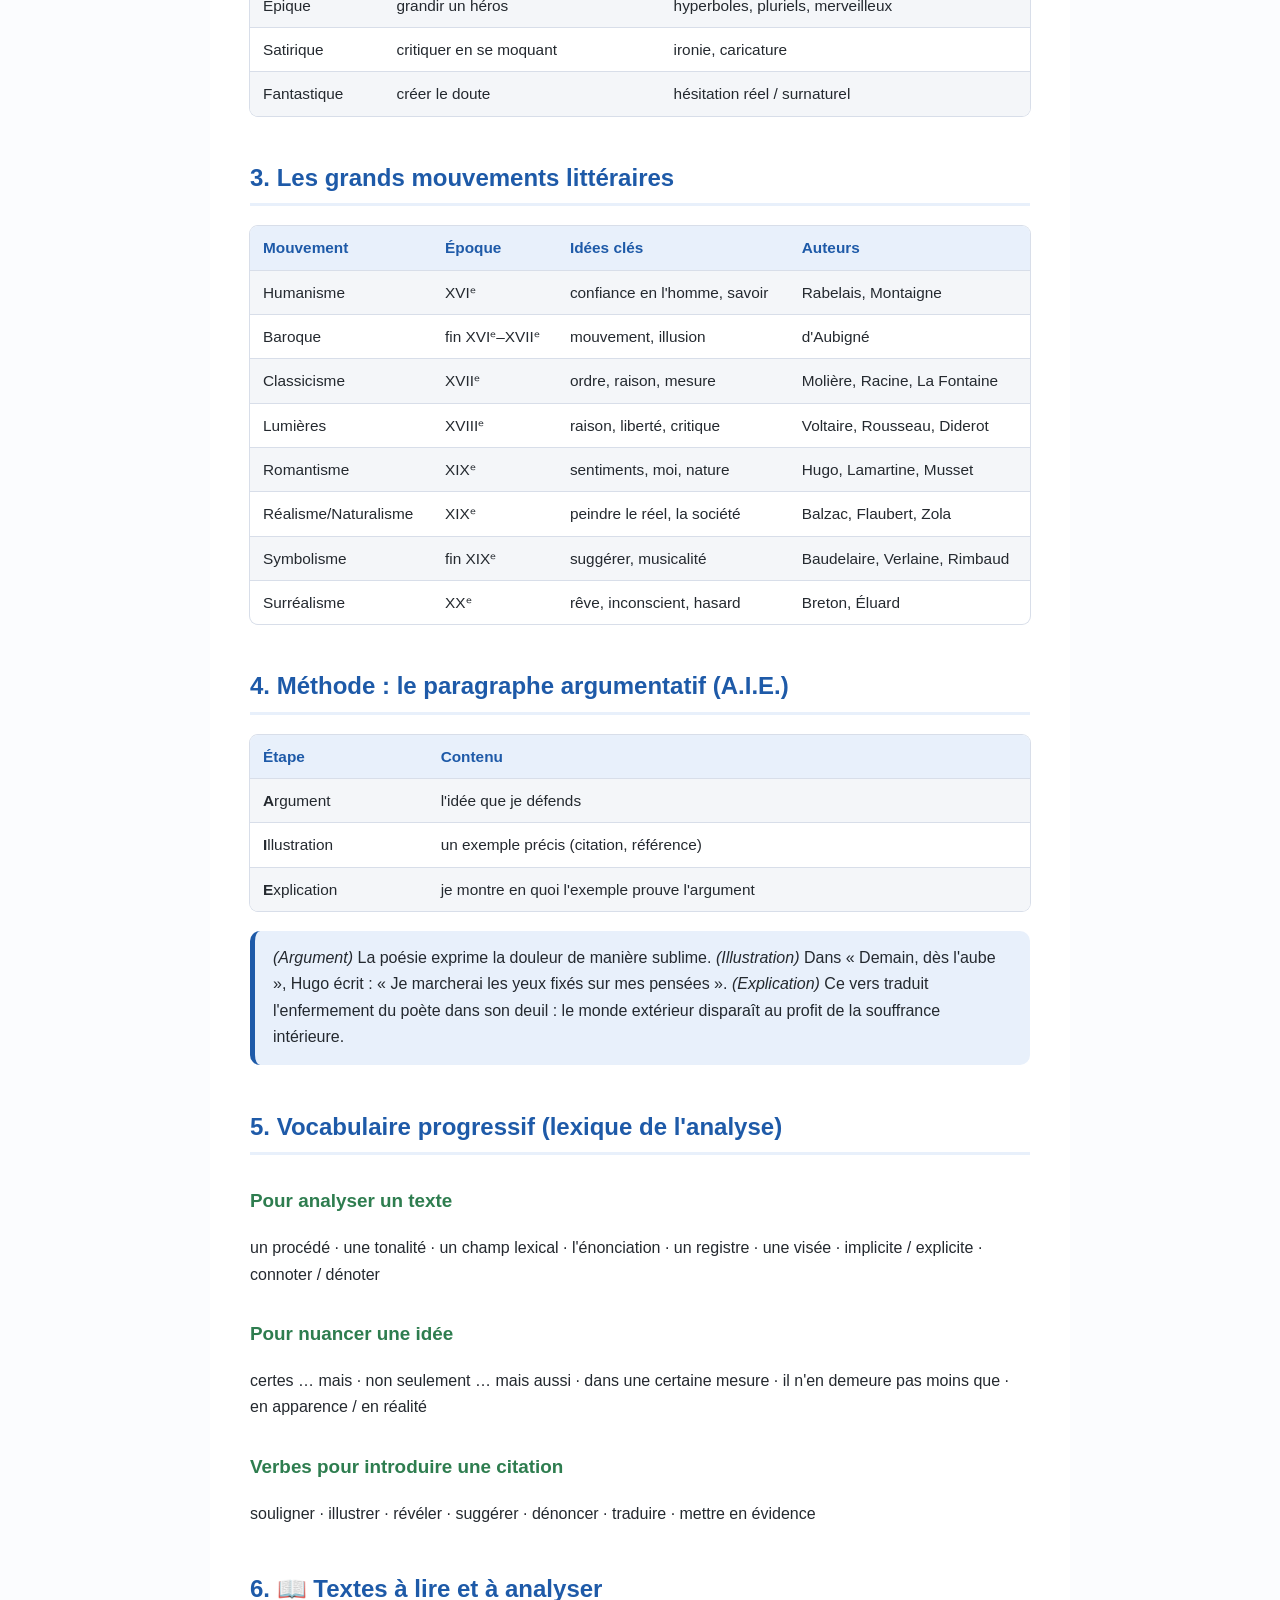
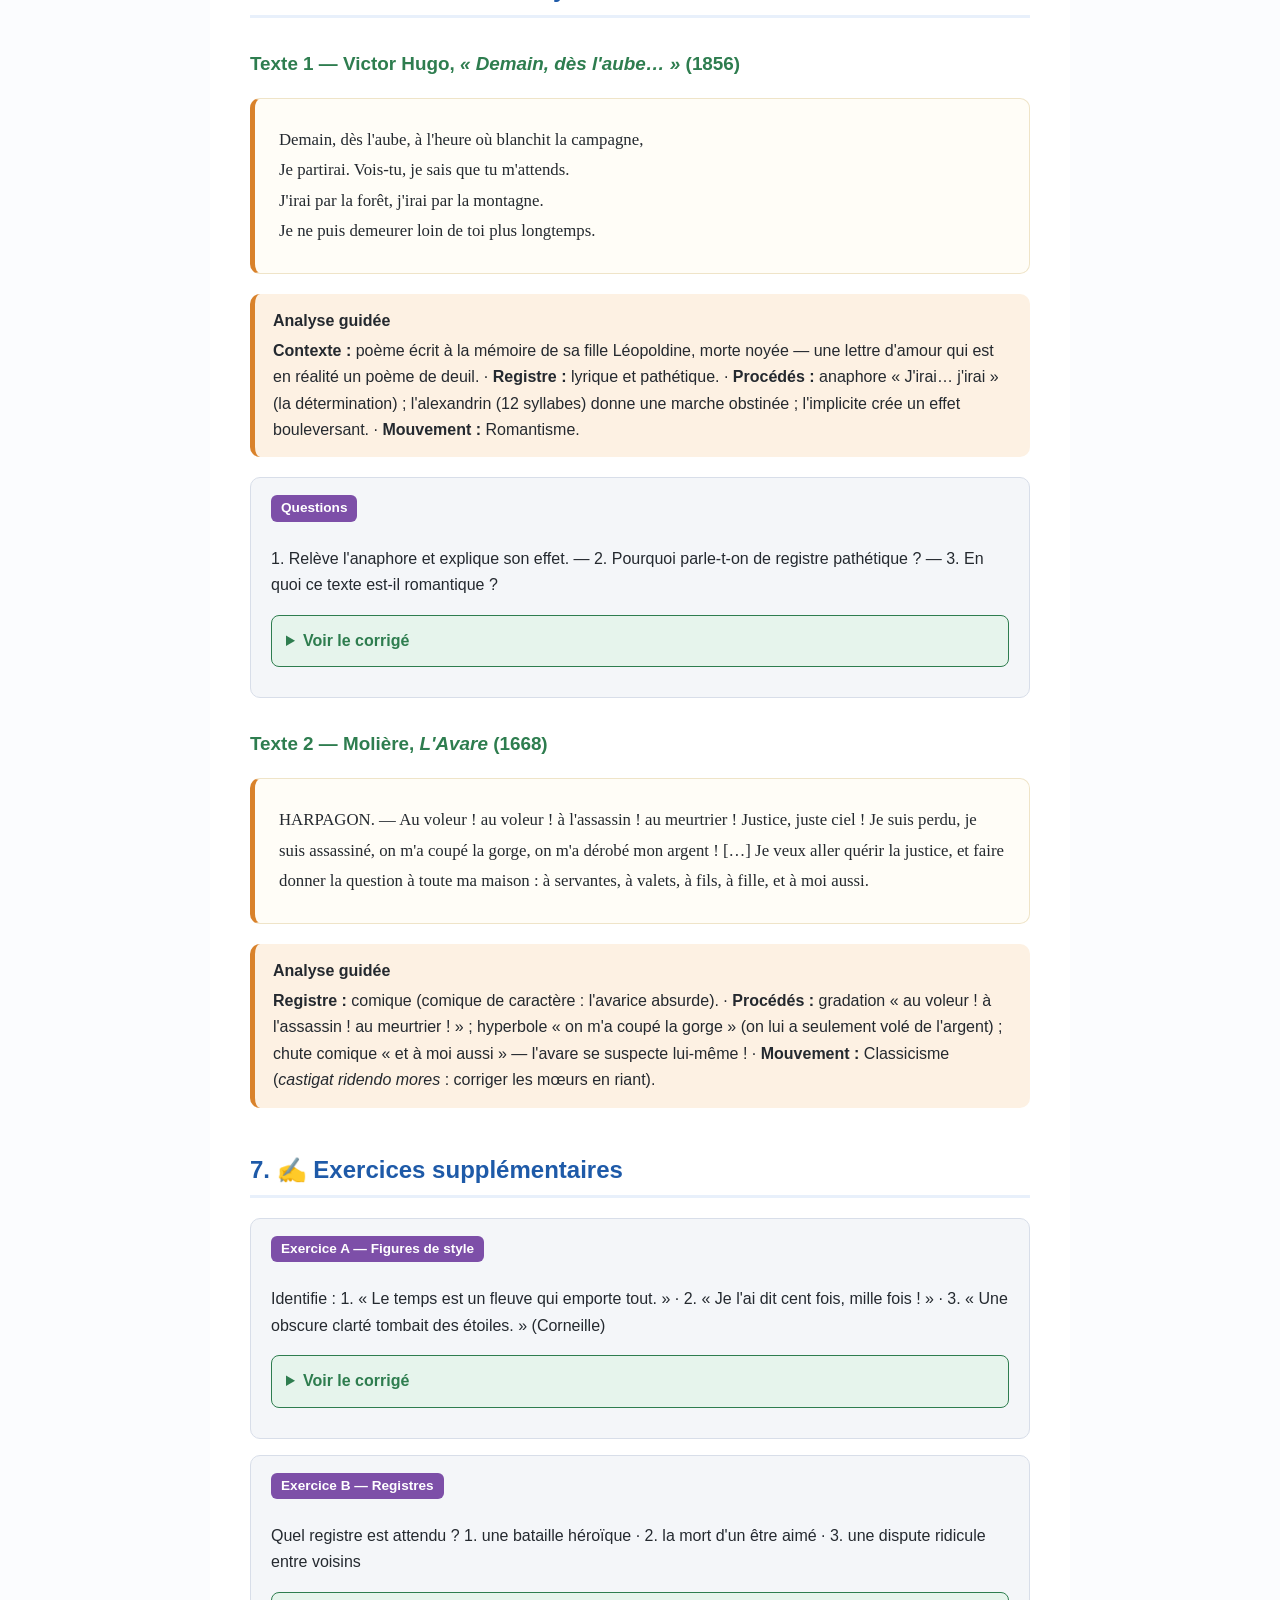
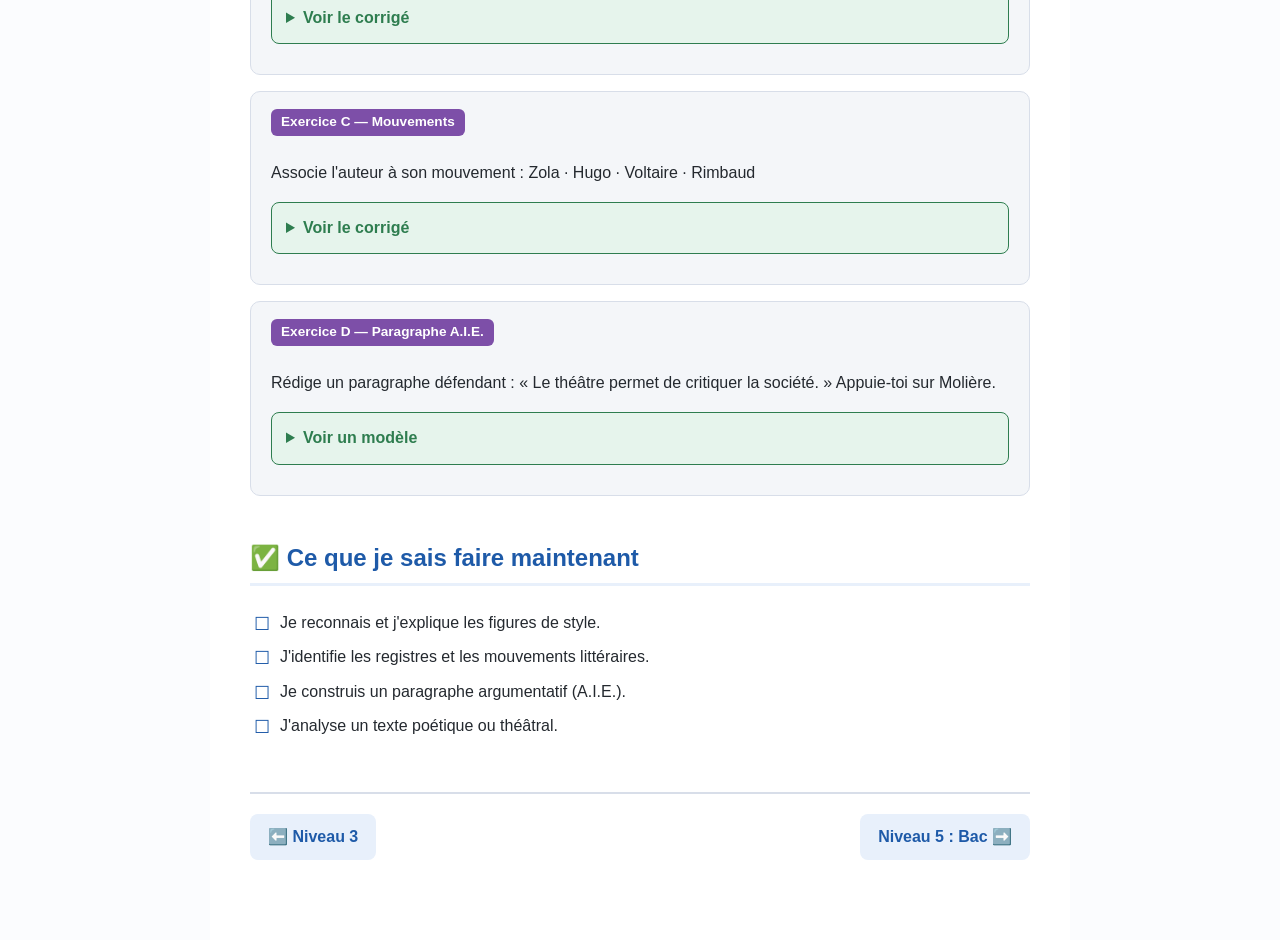
<file: niveau-4-lycee.html>
<!DOCTYPE html>
<html lang="fr">
<head>
<meta charset="UTF-8">
<meta name="viewport" content="width=device-width, initial-scale=1.0">
<title>Niveau 4 — Lycée (2ⁿᵈᵉ–1ʳᵉ)</title>
<link rel="stylesheet" href="styles.css">
</head>
<body>
<main class="page">

  <div class="hero n4">
    <span class="tag">Niveau 4 · 2ⁿᵈᵉ–1ʳᵉ · 15–17 ans</span>
    <h1>Le lycée 🎓</h1>
    <p>Analyser un texte littéraire, reconnaître les figures de style et les
       registres, construire une argumentation, préparer les épreuves anticipées.</p>
  </div>

  <h2>🎯 Objectifs du niveau</h2>
  <ul>
    <li>identifier les <strong>figures de style</strong> et en expliquer l'effet ;</li>
    <li>reconnaître les <strong>registres</strong> littéraires ;</li>
    <li>situer un texte dans un <strong>mouvement littéraire</strong> ;</li>
    <li>construire un <strong>paragraphe argumentatif</strong> rigoureux ;</li>
    <li>lire des textes du <strong>patrimoine</strong> (XVIIᵉ–XXᵉ).</li>
  </ul>

  <h2>1. Les figures de style essentielles</h2>
  <table>
    <tr><th>Figure</th><th>Définition</th><th>Exemple</th></tr>
    <tr><td>Comparaison</td><td>rapproche deux éléments avec un outil (comme, tel)</td><td>fort <em>comme</em> un lion</td></tr>
    <tr><td>Métaphore</td><td>comparaison sans outil</td><td>cet homme est un lion</td></tr>
    <tr><td>Personnification</td><td>traits humains à une chose</td><td>le vent <em>murmure</em></td></tr>
    <tr><td>Hyperbole</td><td>exagération</td><td>je meurs de faim</td></tr>
    <tr><td>Litote</td><td>dire moins pour suggérer plus</td><td>ce n'est pas mauvais (= excellent)</td></tr>
    <tr><td>Anaphore</td><td>répétition en début de phrases</td><td>« Rome, l'unique objet… Rome… »</td></tr>
    <tr><td>Antithèse</td><td>oppose deux idées</td><td>ici l'ombre, là la lumière</td></tr>
    <tr><td>Oxymore</td><td>unit deux mots contradictoires</td><td>un silence assourdissant</td></tr>
    <tr><td>Gradation</td><td>énumération croissante</td><td>je pars, je fuis, je disparais</td></tr>
    <tr><td>Métonymie</td><td>nomme par un élément lié</td><td>boire un <em>verre</em></td></tr>
  </table>
  <div class="callout attention">
    <span class="titre">⚠️ Règle d'or de l'analyse</span>
    On ne se contente <strong>jamais</strong> de nommer la figure : on explique
    toujours <strong>l'effet</strong> produit sur le lecteur.
  </div>

  <h2>2. Les registres littéraires</h2>
  <table>
    <tr><th>Registre</th><th>Effet</th><th>Marques</th></tr>
    <tr><td>Comique</td><td>faire rire</td><td>quiproquos, jeux de mots, exagérations</td></tr>
    <tr><td>Tragique</td><td>terreur et pitié face au destin</td><td>fatalité, mort, douleur</td></tr>
    <tr><td>Pathétique</td><td>émouvoir</td><td>souffrance, exclamations</td></tr>
    <tr><td>Lyrique</td><td>exprimer des sentiments</td><td>« je », émotions, nature</td></tr>
    <tr><td>Épique</td><td>grandir un héros</td><td>hyperboles, pluriels, merveilleux</td></tr>
    <tr><td>Satirique</td><td>critiquer en se moquant</td><td>ironie, caricature</td></tr>
    <tr><td>Fantastique</td><td>créer le doute</td><td>hésitation réel / surnaturel</td></tr>
  </table>

  <h2>3. Les grands mouvements littéraires</h2>
  <table>
    <tr><th>Mouvement</th><th>Époque</th><th>Idées clés</th><th>Auteurs</th></tr>
    <tr><td>Humanisme</td><td>XVIᵉ</td><td>confiance en l'homme, savoir</td><td>Rabelais, Montaigne</td></tr>
    <tr><td>Baroque</td><td>fin XVIᵉ–XVIIᵉ</td><td>mouvement, illusion</td><td>d'Aubigné</td></tr>
    <tr><td>Classicisme</td><td>XVIIᵉ</td><td>ordre, raison, mesure</td><td>Molière, Racine, La Fontaine</td></tr>
    <tr><td>Lumières</td><td>XVIIIᵉ</td><td>raison, liberté, critique</td><td>Voltaire, Rousseau, Diderot</td></tr>
    <tr><td>Romantisme</td><td>XIXᵉ</td><td>sentiments, moi, nature</td><td>Hugo, Lamartine, Musset</td></tr>
    <tr><td>Réalisme/Naturalisme</td><td>XIXᵉ</td><td>peindre le réel, la société</td><td>Balzac, Flaubert, Zola</td></tr>
    <tr><td>Symbolisme</td><td>fin XIXᵉ</td><td>suggérer, musicalité</td><td>Baudelaire, Verlaine, Rimbaud</td></tr>
    <tr><td>Surréalisme</td><td>XXᵉ</td><td>rêve, inconscient, hasard</td><td>Breton, Éluard</td></tr>
  </table>

  <h2>4. Méthode : le paragraphe argumentatif (A.I.E.)</h2>
  <table>
    <tr><th>Étape</th><th>Contenu</th></tr>
    <tr><td><strong>A</strong>rgument</td><td>l'idée que je défends</td></tr>
    <tr><td><strong>I</strong>llustration</td><td>un exemple précis (citation, référence)</td></tr>
    <tr><td><strong>E</strong>xplication</td><td>je montre en quoi l'exemple prouve l'argument</td></tr>
  </table>
  <div class="callout">
    <em>(Argument)</em> La poésie exprime la douleur de manière sublime.
    <em>(Illustration)</em> Dans « Demain, dès l'aube », Hugo écrit : « Je marcherai
    les yeux fixés sur mes pensées ». <em>(Explication)</em> Ce vers traduit
    l'enfermement du poète dans son deuil : le monde extérieur disparaît au profit
    de la souffrance intérieure.
  </div>

  <h2>5. Vocabulaire progressif (lexique de l'analyse)</h2>
  <h3>Pour analyser un texte</h3>
  <p>un procédé · une tonalité · un champ lexical · l'énonciation · un registre ·
     une visée · implicite / explicite · connoter / dénoter</p>
  <h3>Pour nuancer une idée</h3>
  <p>certes … mais · non seulement … mais aussi · dans une certaine mesure ·
     il n'en demeure pas moins que · en apparence / en réalité</p>
  <h3>Verbes pour introduire une citation</h3>
  <p>souligner · illustrer · révéler · suggérer · dénoncer · traduire · mettre en évidence</p>

  <h2>6. 📖 Textes à lire et à analyser</h2>

  <h3>Texte 1 — Victor Hugo, <em>« Demain, dès l'aube… »</em> (1856)</h3>
  <div class="lecture">
    <p>Demain, dès l'aube, à l'heure où blanchit la campagne,<br>
    Je partirai. Vois-tu, je sais que tu m'attends.<br>
    J'irai par la forêt, j'irai par la montagne.<br>
    Je ne puis demeurer loin de toi plus longtemps.</p>
  </div>
  <div class="callout note">
    <span class="titre">Analyse guidée</span>
    <strong>Contexte :</strong> poème écrit à la mémoire de sa fille Léopoldine, morte
    noyée — une lettre d'amour qui est en réalité un poème de deuil. ·
    <strong>Registre :</strong> lyrique et pathétique. ·
    <strong>Procédés :</strong> anaphore « J'irai… j'irai » (la détermination) ;
    l'alexandrin (12 syllabes) donne une marche obstinée ; l'implicite crée un effet bouleversant. ·
    <strong>Mouvement :</strong> Romantisme.
  </div>
  <div class="exercice">
    <span class="num">Questions</span>
    <p>1. Relève l'anaphore et explique son effet. — 2. Pourquoi parle-t-on de
       registre pathétique ? — 3. En quoi ce texte est-il romantique ?</p>
    <details class="corrige"><summary>Voir le corrigé</summary>
      1. « J'irai par la forêt, j'irai par la montagne » : la répétition traduit
      l'obstination et l'urgence du père qui veut rejoindre sa fille. —
      2. Le poème exprime une douleur intime (le deuil) qui émeut profondément le lecteur. —
      3. Présence du « je », primauté des sentiments, cadre naturel (forêt, montagne, aube).
    </details>
  </div>

  <h3>Texte 2 — Molière, <em>L'Avare</em> (1668)</h3>
  <div class="lecture">
    <p>HARPAGON. — Au voleur ! au voleur ! à l'assassin ! au meurtrier ! Justice,
    juste ciel ! Je suis perdu, je suis assassiné, on m'a coupé la gorge, on m'a
    dérobé mon argent ! […] Je veux aller quérir la justice, et faire donner la
    question à toute ma maison : à servantes, à valets, à fils, à fille, et à moi
    aussi.</p>
  </div>
  <div class="callout note">
    <span class="titre">Analyse guidée</span>
    <strong>Registre :</strong> comique (comique de caractère : l'avarice absurde). ·
    <strong>Procédés :</strong> gradation « au voleur ! à l'assassin ! au meurtrier ! » ;
    hyperbole « on m'a coupé la gorge » (on lui a seulement volé de l'argent) ;
    chute comique « et à moi aussi » — l'avare se suspecte lui-même ! ·
    <strong>Mouvement :</strong> Classicisme (<em>castigat ridendo mores</em> : corriger les mœurs en riant).
  </div>

  <h2>7. ✍️ Exercices supplémentaires</h2>

  <div class="exercice">
    <span class="num">Exercice A — Figures de style</span>
    <p>Identifie : 1. « Le temps est un fleuve qui emporte tout. » · 2. « Je l'ai dit
       cent fois, mille fois ! » · 3. « Une obscure clarté tombait des étoiles. » (Corneille)</p>
    <details class="corrige"><summary>Voir le corrigé</summary>
      1. métaphore — 2. hyperbole — 3. oxymore
    </details>
  </div>

  <div class="exercice">
    <span class="num">Exercice B — Registres</span>
    <p>Quel registre est attendu ? 1. une bataille héroïque · 2. la mort d'un être
       aimé · 3. une dispute ridicule entre voisins</p>
    <details class="corrige"><summary>Voir le corrigé</summary>
      1. épique — 2. pathétique (ou tragique) — 3. comique
    </details>
  </div>

  <div class="exercice">
    <span class="num">Exercice C — Mouvements</span>
    <p>Associe l'auteur à son mouvement : Zola · Hugo · Voltaire · Rimbaud</p>
    <details class="corrige"><summary>Voir le corrigé</summary>
      Zola → Naturalisme · Hugo → Romantisme · Voltaire → Lumières · Rimbaud → Symbolisme
    </details>
  </div>

  <div class="exercice">
    <span class="num">Exercice D — Paragraphe A.I.E.</span>
    <p>Rédige un paragraphe défendant : « Le théâtre permet de critiquer la société. »
       Appuie-toi sur Molière.</p>
    <details class="corrige"><summary>Voir un modèle</summary>
      <em>(A)</em> Le théâtre est une arme pour dénoncer les défauts des hommes.
      <em>(I)</em> Ainsi, dans <em>L'Avare</em>, Molière met en scène Harpagon, un
      bourgeois esclave de son argent. <em>(E)</em> En rendant l'avarice ridicule,
      il invite le spectateur à se corriger : le rire devient une leçon morale.
    </details>
  </div>

  <h2>✅ Ce que je sais faire maintenant</h2>
  <ul class="check">
    <li>Je reconnais et j'explique les figures de style.</li>
    <li>J'identifie les registres et les mouvements littéraires.</li>
    <li>Je construis un paragraphe argumentatif (A.I.E.).</li>
    <li>J'analyse un texte poétique ou théâtral.</li>
  </ul>

  <nav class="nav">
    <a href="niveau-3-college.html">⬅️ Niveau 3</a>
    <a href="niveau-5-terminale-bac.html">Niveau 5 : Bac ➡️</a>
  </nav>

</main>
</body>
</html>
</file>
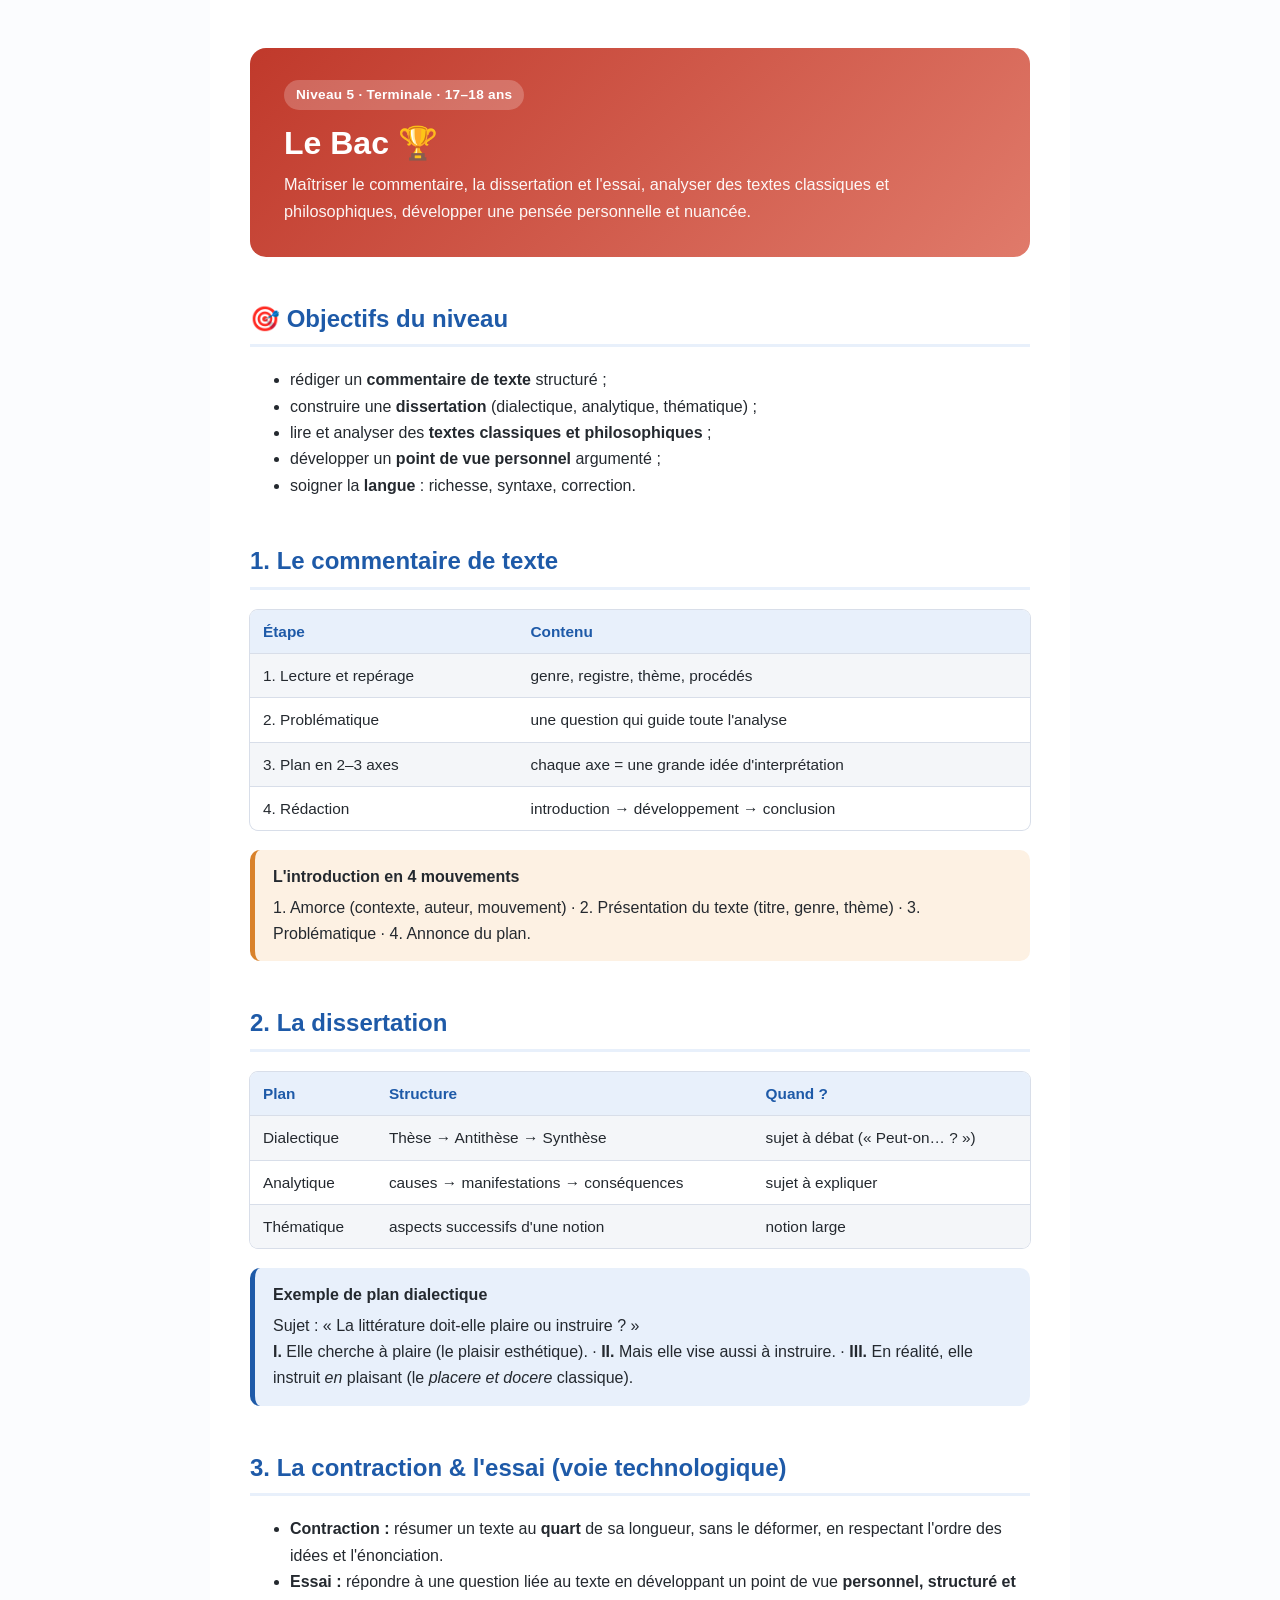
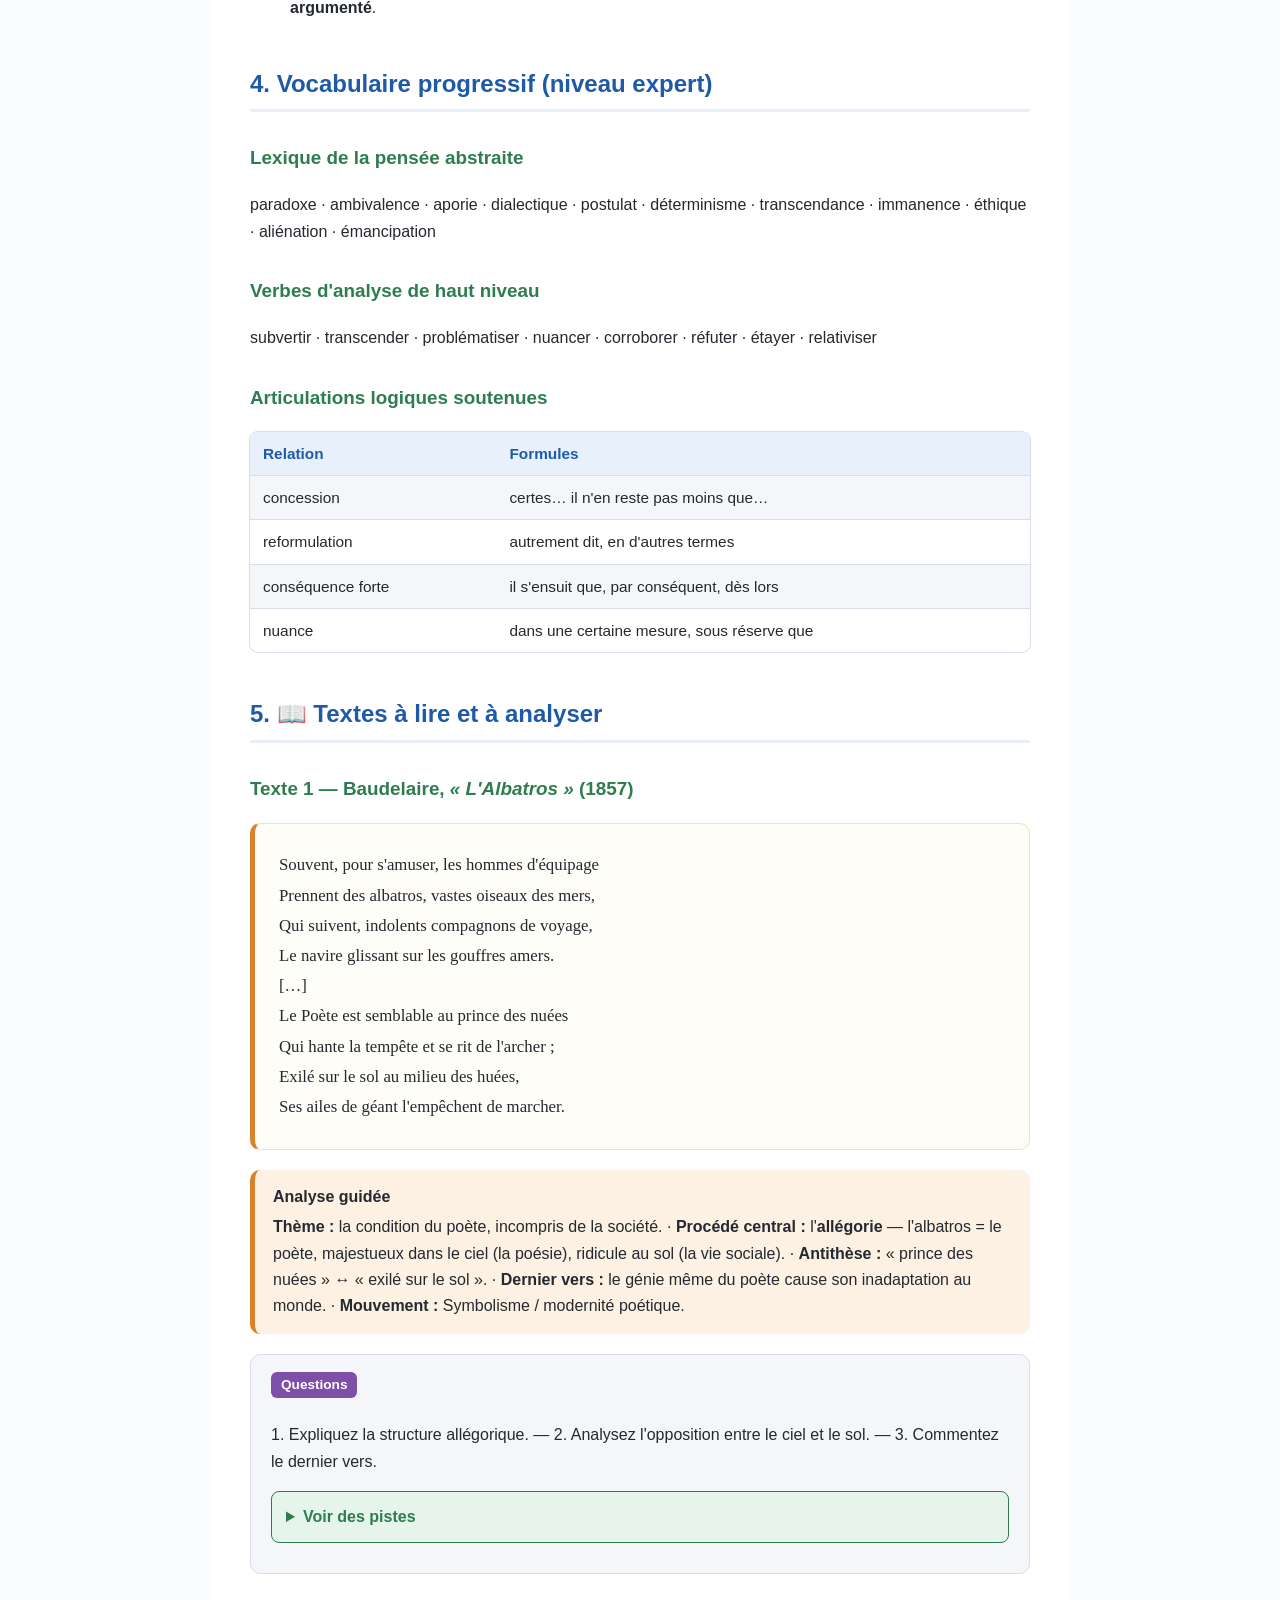
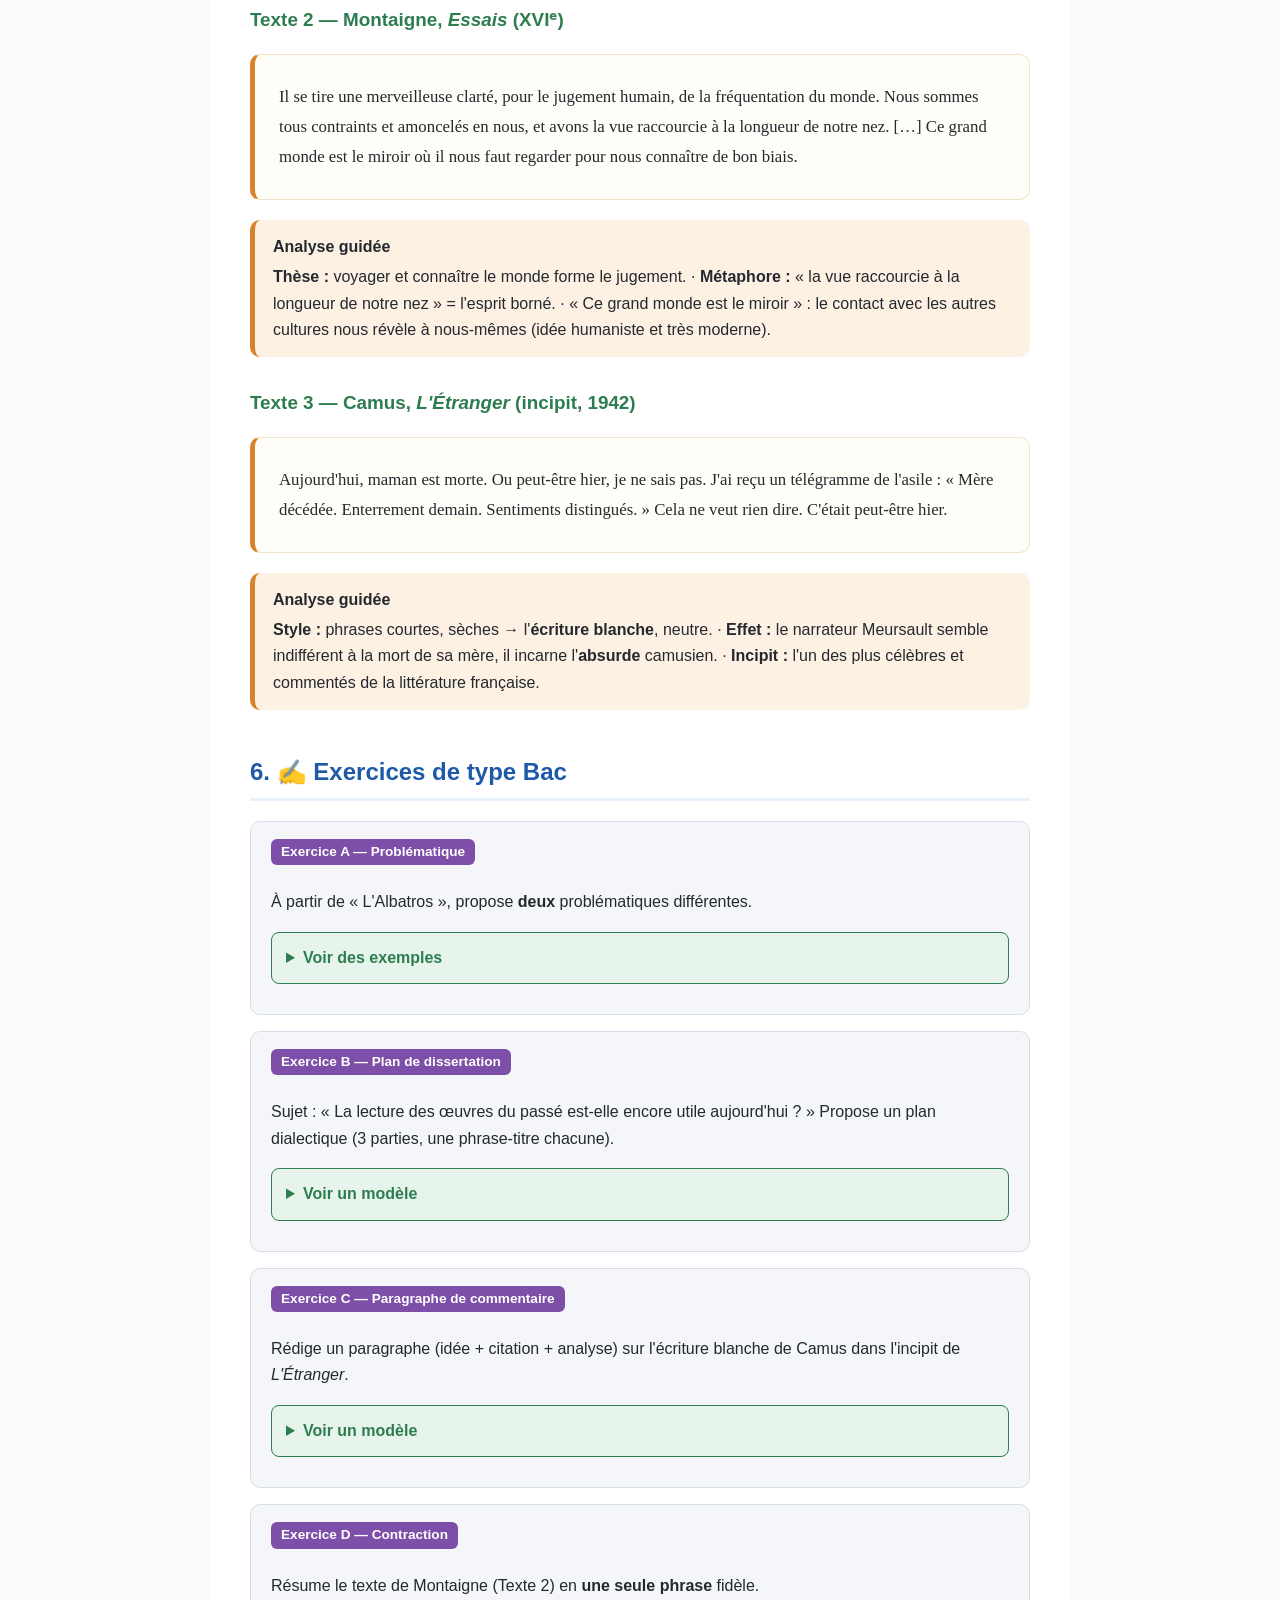
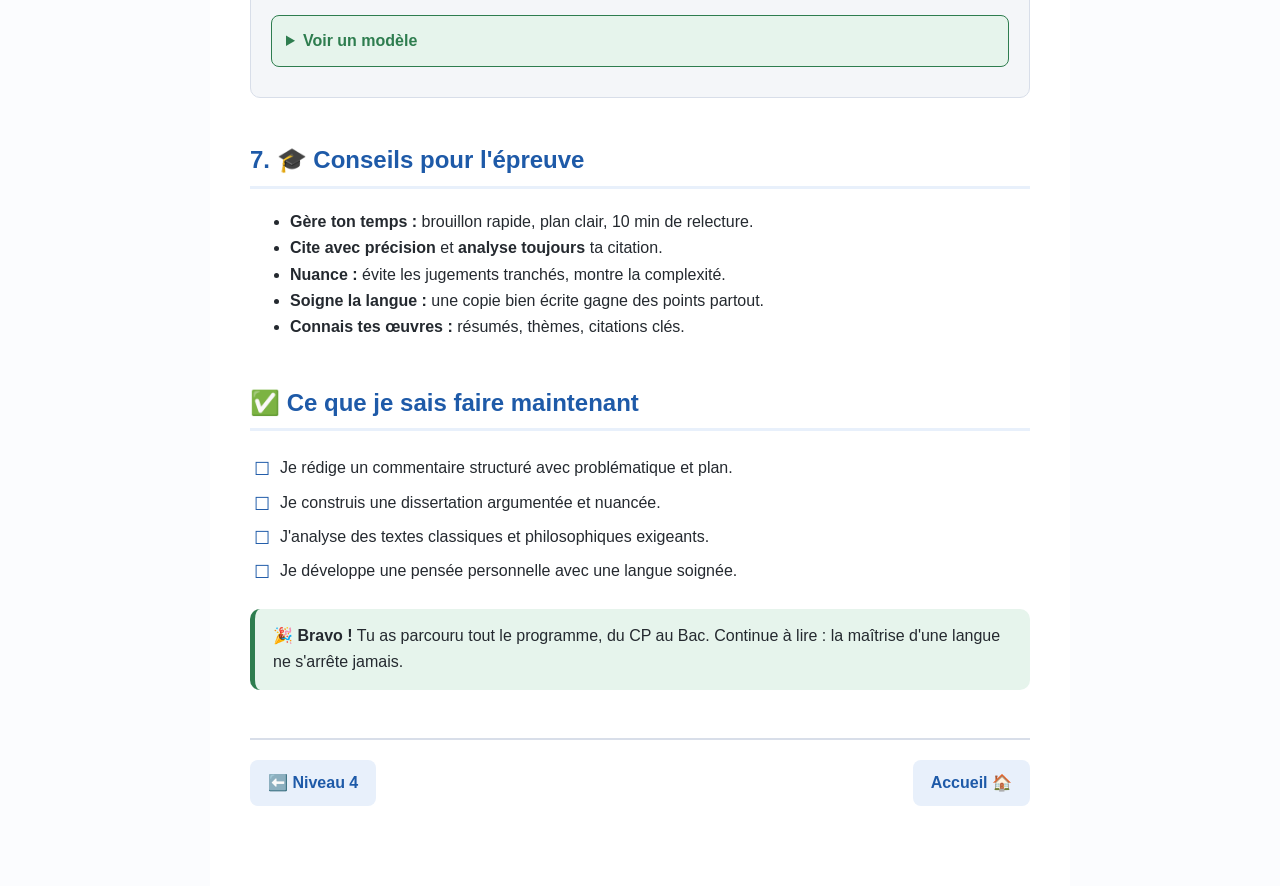
<file: niveau-5-terminale-bac.html>
<!DOCTYPE html>
<html lang="fr">
<head>
<meta charset="UTF-8">
<meta name="viewport" content="width=device-width, initial-scale=1.0">
<title>Niveau 5 — Terminale / Baccalauréat</title>
<link rel="stylesheet" href="styles.css">
</head>
<body>
<main class="page">

  <div class="hero n5">
    <span class="tag">Niveau 5 · Terminale · 17–18 ans</span>
    <h1>Le Bac 🏆</h1>
    <p>Maîtriser le commentaire, la dissertation et l'essai, analyser des textes
       classiques et philosophiques, développer une pensée personnelle et nuancée.</p>
  </div>

  <h2>🎯 Objectifs du niveau</h2>
  <ul>
    <li>rédiger un <strong>commentaire de texte</strong> structuré ;</li>
    <li>construire une <strong>dissertation</strong> (dialectique, analytique, thématique) ;</li>
    <li>lire et analyser des <strong>textes classiques et philosophiques</strong> ;</li>
    <li>développer un <strong>point de vue personnel</strong> argumenté ;</li>
    <li>soigner la <strong>langue</strong> : richesse, syntaxe, correction.</li>
  </ul>

  <h2>1. Le commentaire de texte</h2>
  <table>
    <tr><th>Étape</th><th>Contenu</th></tr>
    <tr><td>1. Lecture et repérage</td><td>genre, registre, thème, procédés</td></tr>
    <tr><td>2. Problématique</td><td>une question qui guide toute l'analyse</td></tr>
    <tr><td>3. Plan en 2–3 axes</td><td>chaque axe = une grande idée d'interprétation</td></tr>
    <tr><td>4. Rédaction</td><td>introduction → développement → conclusion</td></tr>
  </table>
  <div class="callout note">
    <span class="titre">L'introduction en 4 mouvements</span>
    1. Amorce (contexte, auteur, mouvement) · 2. Présentation du texte (titre, genre, thème) ·
    3. Problématique · 4. Annonce du plan.
  </div>

  <h2>2. La dissertation</h2>
  <table>
    <tr><th>Plan</th><th>Structure</th><th>Quand ?</th></tr>
    <tr><td>Dialectique</td><td>Thèse → Antithèse → Synthèse</td><td>sujet à débat (« Peut-on… ? »)</td></tr>
    <tr><td>Analytique</td><td>causes → manifestations → conséquences</td><td>sujet à expliquer</td></tr>
    <tr><td>Thématique</td><td>aspects successifs d'une notion</td><td>notion large</td></tr>
  </table>
  <div class="callout">
    <span class="titre">Exemple de plan dialectique</span>
    Sujet : « La littérature doit-elle plaire ou instruire ? »<br>
    <strong>I.</strong> Elle cherche à plaire (le plaisir esthétique). ·
    <strong>II.</strong> Mais elle vise aussi à instruire. ·
    <strong>III.</strong> En réalité, elle instruit <em>en</em> plaisant
    (le <em>placere et docere</em> classique).
  </div>

  <h2>3. La contraction & l'essai (voie technologique)</h2>
  <ul>
    <li><strong>Contraction :</strong> résumer un texte au <strong>quart</strong> de
        sa longueur, sans le déformer, en respectant l'ordre des idées et l'énonciation.</li>
    <li><strong>Essai :</strong> répondre à une question liée au texte en développant
        un point de vue <strong>personnel, structuré et argumenté</strong>.</li>
  </ul>

  <h2>4. Vocabulaire progressif (niveau expert)</h2>
  <h3>Lexique de la pensée abstraite</h3>
  <p>paradoxe · ambivalence · aporie · dialectique · postulat · déterminisme ·
     transcendance · immanence · éthique · aliénation · émancipation</p>
  <h3>Verbes d'analyse de haut niveau</h3>
  <p>subvertir · transcender · problématiser · nuancer · corroborer · réfuter ·
     étayer · relativiser</p>
  <h3>Articulations logiques soutenues</h3>
  <table>
    <tr><th>Relation</th><th>Formules</th></tr>
    <tr><td>concession</td><td>certes… il n'en reste pas moins que…</td></tr>
    <tr><td>reformulation</td><td>autrement dit, en d'autres termes</td></tr>
    <tr><td>conséquence forte</td><td>il s'ensuit que, par conséquent, dès lors</td></tr>
    <tr><td>nuance</td><td>dans une certaine mesure, sous réserve que</td></tr>
  </table>

  <h2>5. 📖 Textes à lire et à analyser</h2>

  <h3>Texte 1 — Baudelaire, <em>« L'Albatros »</em> (1857)</h3>
  <div class="lecture">
    <p>Souvent, pour s'amuser, les hommes d'équipage<br>
    Prennent des albatros, vastes oiseaux des mers,<br>
    Qui suivent, indolents compagnons de voyage,<br>
    Le navire glissant sur les gouffres amers.<br>
    […]<br>
    Le Poète est semblable au prince des nuées<br>
    Qui hante la tempête et se rit de l'archer ;<br>
    Exilé sur le sol au milieu des huées,<br>
    Ses ailes de géant l'empêchent de marcher.</p>
  </div>
  <div class="callout note">
    <span class="titre">Analyse guidée</span>
    <strong>Thème :</strong> la condition du poète, incompris de la société. ·
    <strong>Procédé central :</strong> l'<strong>allégorie</strong> — l'albatros = le poète,
    majestueux dans le ciel (la poésie), ridicule au sol (la vie sociale). ·
    <strong>Antithèse :</strong> « prince des nuées » ↔ « exilé sur le sol ». ·
    <strong>Dernier vers :</strong> le génie même du poète cause son inadaptation au monde. ·
    <strong>Mouvement :</strong> Symbolisme / modernité poétique.
  </div>
  <div class="exercice">
    <span class="num">Questions</span>
    <p>1. Expliquez la structure allégorique. — 2. Analysez l'opposition entre le
       ciel et le sol. — 3. Commentez le dernier vers.</p>
    <details class="corrige"><summary>Voir des pistes</summary>
      1. Deux niveaux : littéral (un oiseau capturé) et symbolique (le poète face
      au public). — 2. Le ciel = liberté, grandeur, art ; le sol = moquerie,
      pesanteur, société. — 3. « Ses ailes de géant l'empêchent de marcher » : ce
      qui fait sa supériorité (le talent) le rend inadapté au quotidien — paradoxe tragique du génie.
    </details>
  </div>

  <h3>Texte 2 — Montaigne, <em>Essais</em> (XVIᵉ)</h3>
  <div class="lecture">
    <p>Il se tire une merveilleuse clarté, pour le jugement humain, de la
    fréquentation du monde. Nous sommes tous contraints et amoncelés en nous, et
    avons la vue raccourcie à la longueur de notre nez. […] Ce grand monde est le
    miroir où il nous faut regarder pour nous connaître de bon biais.</p>
  </div>
  <div class="callout note">
    <span class="titre">Analyse guidée</span>
    <strong>Thèse :</strong> voyager et connaître le monde forme le jugement. ·
    <strong>Métaphore :</strong> « la vue raccourcie à la longueur de notre nez » = l'esprit borné. ·
    « Ce grand monde est le miroir » : le contact avec les autres cultures nous
    révèle à nous-mêmes (idée humaniste et très moderne).
  </div>

  <h3>Texte 3 — Camus, <em>L'Étranger</em> (incipit, 1942)</h3>
  <div class="lecture">
    <p>Aujourd'hui, maman est morte. Ou peut-être hier, je ne sais pas. J'ai reçu un
    télégramme de l'asile : « Mère décédée. Enterrement demain. Sentiments
    distingués. » Cela ne veut rien dire. C'était peut-être hier.</p>
  </div>
  <div class="callout note">
    <span class="titre">Analyse guidée</span>
    <strong>Style :</strong> phrases courtes, sèches → l'<strong>écriture blanche</strong>, neutre. ·
    <strong>Effet :</strong> le narrateur Meursault semble indifférent à la mort de sa mère,
    il incarne l'<strong>absurde</strong> camusien. ·
    <strong>Incipit :</strong> l'un des plus célèbres et commentés de la littérature française.
  </div>

  <h2>6. ✍️ Exercices de type Bac</h2>

  <div class="exercice">
    <span class="num">Exercice A — Problématique</span>
    <p>À partir de « L'Albatros », propose <strong>deux</strong> problématiques différentes.</p>
    <details class="corrige"><summary>Voir des exemples</summary>
      • En quoi l'albatros est-il le symbole de la condition du poète ? •
      Comment Baudelaire transforme-t-il une scène cruelle en réflexion sur l'art ?
    </details>
  </div>

  <div class="exercice">
    <span class="num">Exercice B — Plan de dissertation</span>
    <p>Sujet : « La lecture des œuvres du passé est-elle encore utile aujourd'hui ? »
       Propose un plan dialectique (3 parties, une phrase-titre chacune).</p>
    <details class="corrige"><summary>Voir un modèle</summary>
      <strong>I.</strong> Les œuvres du passé peuvent sembler dépassées (langue,
      valeurs anciennes). · <strong>II.</strong> Pourtant, elles éclairent l'homme
      de toujours et fondent notre culture. · <strong>III.</strong> Bien lues, elles
      dialoguent avec le présent et nourrissent notre regard sur le monde actuel.
    </details>
  </div>

  <div class="exercice">
    <span class="num">Exercice C — Paragraphe de commentaire</span>
    <p>Rédige un paragraphe (idée + citation + analyse) sur l'écriture blanche de
       Camus dans l'incipit de <em>L'Étranger</em>.</p>
    <details class="corrige"><summary>Voir un modèle</summary>
      L'incipit frappe par sa neutralité : « Aujourd'hui, maman est morte. Ou
      peut-être hier, je ne sais pas. » La brièveté des phrases et l'absence
      d'émotion révèlent un narrateur détaché, comme étranger à sa propre vie. Ce
      style dépouillé installe d'emblée le thème de l'absurde qui parcourt le roman.
    </details>
  </div>

  <div class="exercice">
    <span class="num">Exercice D — Contraction</span>
    <p>Résume le texte de Montaigne (Texte 2) en <strong>une seule phrase</strong> fidèle.</p>
    <details class="corrige"><summary>Voir un modèle</summary>
      Selon Montaigne, s'ouvrir au monde et aux autres élargit notre jugement, trop
      souvent enfermé sur nous-mêmes, et nous aide à mieux nous connaître.
    </details>
  </div>

  <h2>7. 🎓 Conseils pour l'épreuve</h2>
  <ul>
    <li><strong>Gère ton temps :</strong> brouillon rapide, plan clair, 10 min de relecture.</li>
    <li><strong>Cite avec précision</strong> et <strong>analyse toujours</strong> ta citation.</li>
    <li><strong>Nuance :</strong> évite les jugements tranchés, montre la complexité.</li>
    <li><strong>Soigne la langue :</strong> une copie bien écrite gagne des points partout.</li>
    <li><strong>Connais tes œuvres :</strong> résumés, thèmes, citations clés.</li>
  </ul>

  <h2>✅ Ce que je sais faire maintenant</h2>
  <ul class="check">
    <li>Je rédige un commentaire structuré avec problématique et plan.</li>
    <li>Je construis une dissertation argumentée et nuancée.</li>
    <li>J'analyse des textes classiques et philosophiques exigeants.</li>
    <li>Je développe une pensée personnelle avec une langue soignée.</li>
  </ul>

  <div class="callout astuce">
    🎉 <strong>Bravo !</strong> Tu as parcouru tout le programme, du CP au Bac.
    Continue à lire : la maîtrise d'une langue ne s'arrête jamais.
  </div>

  <nav class="nav">
    <a href="niveau-4-lycee.html">⬅️ Niveau 4</a>
    <a href="index.html">Accueil 🏠</a>
  </nav>

</main>
</body>
</html>
</file>
<file: styles.css>
/* ===========================================================
   Parcours de français — feuille de style partagée
   Conçue pour la lecture à l'écran ET l'impression / PDF
   =========================================================== */

:root {
  --bleu:      #1e5aa8;
  --bleu-clair:#e8f0fb;
  --vert:      #2e7d4f;
  --vert-clair:#e6f4ec;
  --orange:    #d9822b;
  --orange-clair:#fdf1e3;
  --rouge:     #c0392b;
  --rouge-clair:#fdecea;
  --violet:    #7d4fa8;
  --violet-clair:#f1eaf8;
  --gris:      #566072;
  --gris-clair:#f4f6f9;
  --bordure:   #d8dee9;
  --texte:     #24292f;
}

* { box-sizing: border-box; }

html { font-size: 16px; }

body {
  font-family: "Segoe UI", Roboto, "Helvetica Neue", Arial, "Noto Sans", sans-serif;
  color: var(--texte);
  line-height: 1.65;
  margin: 0;
  background: #fbfcfe;
}

.page {
  max-width: 860px;
  margin: 0 auto;
  padding: 48px 40px 80px;
  background: #ffffff;
}

/* ---------- En-tête ---------- */
.hero {
  border-radius: 16px;
  padding: 32px 34px;
  color: #fff;
  margin-bottom: 32px;
  background: linear-gradient(135deg, var(--bleu), #2e7d4f);
}
.hero.n1 { background: linear-gradient(135deg, #2e7d4f, #57b894); }
.hero.n2 { background: linear-gradient(135deg, #1e5aa8, #57a0e0); }
.hero.n3 { background: linear-gradient(135deg, #7d4fa8, #b07dd0); }
.hero.n4 { background: linear-gradient(135deg, #d9822b, #e8b06a); }
.hero.n5 { background: linear-gradient(135deg, #c0392b, #e07a6a); }
.hero h1 { margin: 0 0 8px; font-size: 2rem; line-height: 1.2; }
.hero p  { margin: 0; opacity: .95; font-size: 1.02rem; }
.hero .tag {
  display: inline-block; background: rgba(255,255,255,.22);
  padding: 4px 12px; border-radius: 999px; font-size: .85rem;
  margin-bottom: 14px; font-weight: 600; letter-spacing: .3px;
}

/* ---------- Titres ---------- */
h2 {
  color: var(--bleu);
  border-bottom: 3px solid var(--bleu-clair);
  padding-bottom: 6px;
  margin-top: 42px;
  font-size: 1.5rem;
}
h3 { color: var(--vert); margin-top: 30px; font-size: 1.18rem; }
h4 { color: var(--gris); margin-top: 22px; font-size: 1.03rem; }

a { color: var(--bleu); text-decoration: none; }
a:hover { text-decoration: underline; }

/* ---------- Tableaux ---------- */
table {
  border-collapse: collapse;
  width: 100%;
  margin: 18px 0;
  font-size: .96rem;
  overflow: hidden;
  border-radius: 8px;
  box-shadow: 0 0 0 1px var(--bordure);
}
th, td { padding: 9px 13px; text-align: left; border-bottom: 1px solid var(--bordure); vertical-align: top; }
th { background: var(--bleu-clair); color: var(--bleu); font-weight: 700; }
tr:last-child td { border-bottom: none; }
tr:nth-child(even) td { background: var(--gris-clair); }

/* ---------- Encadrés ---------- */
.callout {
  border-radius: 10px;
  padding: 14px 18px;
  margin: 20px 0;
  border-left: 5px solid var(--bleu);
  background: var(--bleu-clair);
}
.callout.astuce { border-color: var(--vert); background: var(--vert-clair); }
.callout.attention { border-color: var(--rouge); background: var(--rouge-clair); }
.callout.note { border-color: var(--orange); background: var(--orange-clair); }
.callout .titre { font-weight: 700; display: block; margin-bottom: 4px; }

/* ---------- Textes à lire ---------- */
.lecture {
  background: #fffdf7;
  border: 1px solid #efe4c8;
  border-left: 5px solid var(--orange);
  border-radius: 10px;
  padding: 18px 24px;
  margin: 18px 0;
  font-family: Georgia, "Times New Roman", serif;
  font-size: 1.05rem;
  line-height: 1.8;
}
.lecture p { margin: .5em 0; }

/* ---------- Corrigés (repliables) ---------- */
details.corrige {
  border: 1px solid var(--vert);
  border-radius: 8px;
  padding: 6px 14px;
  margin: 14px 0;
  background: var(--vert-clair);
}
details.corrige summary {
  cursor: pointer;
  font-weight: 700;
  color: var(--vert);
  padding: 6px 0;
}
details.corrige[open] summary { margin-bottom: 8px; }

/* ---------- Exercices ---------- */
.exercice {
  background: var(--gris-clair);
  border-radius: 10px;
  padding: 16px 20px;
  margin: 16px 0;
  border: 1px solid var(--bordure);
}
.exercice .num {
  display: inline-block; background: var(--violet); color: #fff;
  border-radius: 6px; padding: 2px 10px; font-weight: 700;
  font-size: .85rem; margin-bottom: 8px;
}

/* ---------- Checklist ---------- */
ul.check { list-style: none; padding-left: 0; }
ul.check li { padding: 4px 0 4px 30px; position: relative; }
ul.check li::before {
  content: "☐"; position: absolute; left: 4px; color: var(--bleu); font-size: 1.1rem;
}

/* ---------- Navigation bas de page ---------- */
.nav {
  display: flex; justify-content: space-between; gap: 12px;
  margin-top: 48px; padding-top: 20px; border-top: 2px solid var(--bordure);
  flex-wrap: wrap;
}
.nav a {
  padding: 10px 18px; border-radius: 8px; background: var(--bleu-clair);
  font-weight: 600;
}

/* ---------- Cartes d'index ---------- */
.cards { display: grid; grid-template-columns: repeat(auto-fill, minmax(240px,1fr)); gap: 16px; margin: 24px 0; }
.card {
  border: 1px solid var(--bordure); border-radius: 12px; padding: 20px;
  text-decoration: none; color: var(--texte); display: block;
  transition: transform .1s, box-shadow .1s;
  border-top: 5px solid var(--bleu);
}
.card:hover { transform: translateY(-3px); box-shadow: 0 6px 18px rgba(0,0,0,.08); text-decoration: none; }
.card.n1 { border-top-color: var(--vert); }
.card.n2 { border-top-color: var(--bleu); }
.card.n3 { border-top-color: var(--violet); }
.card.n4 { border-top-color: var(--orange); }
.card.n5 { border-top-color: var(--rouge); }
.card .lvl { font-size: .8rem; font-weight: 700; color: var(--gris); text-transform: uppercase; letter-spacing: .5px; }
.card h3 { margin: 6px 0; }
.card p { margin: 0; font-size: .92rem; color: var(--gris); }

kbd {
  background: #eef1f6; border: 1px solid var(--bordure); border-radius: 5px;
  padding: 1px 7px; font-family: "SFMono-Regular", Consolas, monospace; font-size: .9rem;
}
.pill { display:inline-block; background: var(--vert-clair); color: var(--vert); border-radius: 999px; padding: 1px 10px; font-size:.85rem; font-weight:600; }

hr { border: none; border-top: 1px solid var(--bordure); margin: 32px 0; }

/* ============ IMPRESSION / PDF ============ */
@media print {
  body { background: #fff; }
  .page { max-width: none; padding: 0 6mm; }
  .nav { display: none; }
  details.corrige { border-color: #2e7d4f; }
  details.corrige[open] { break-inside: avoid; }
  .lecture, .exercice, .callout, table { break-inside: avoid; }
  h2, h3 { break-after: avoid; }
  .hero { -webkit-print-color-adjust: exact; print-color-adjust: exact; }
  a { color: var(--texte); text-decoration: none; }
}
</file>
